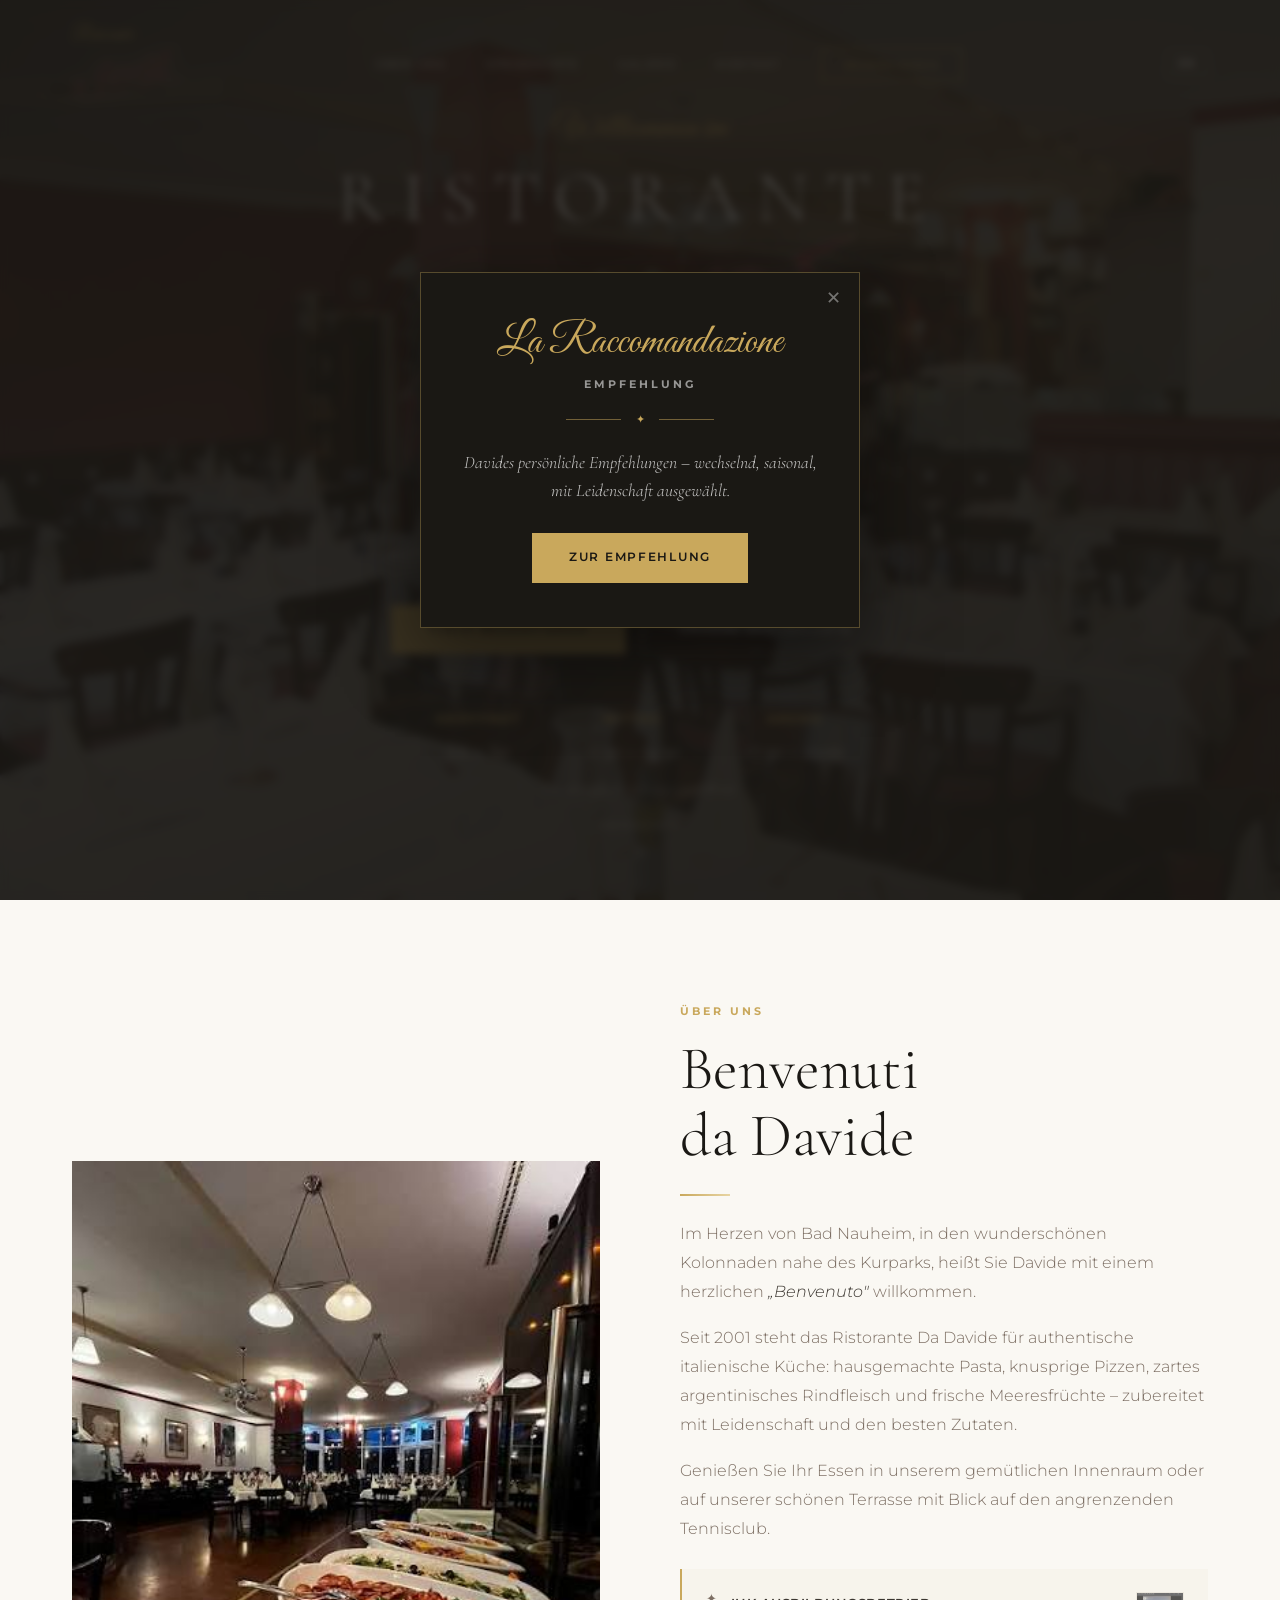
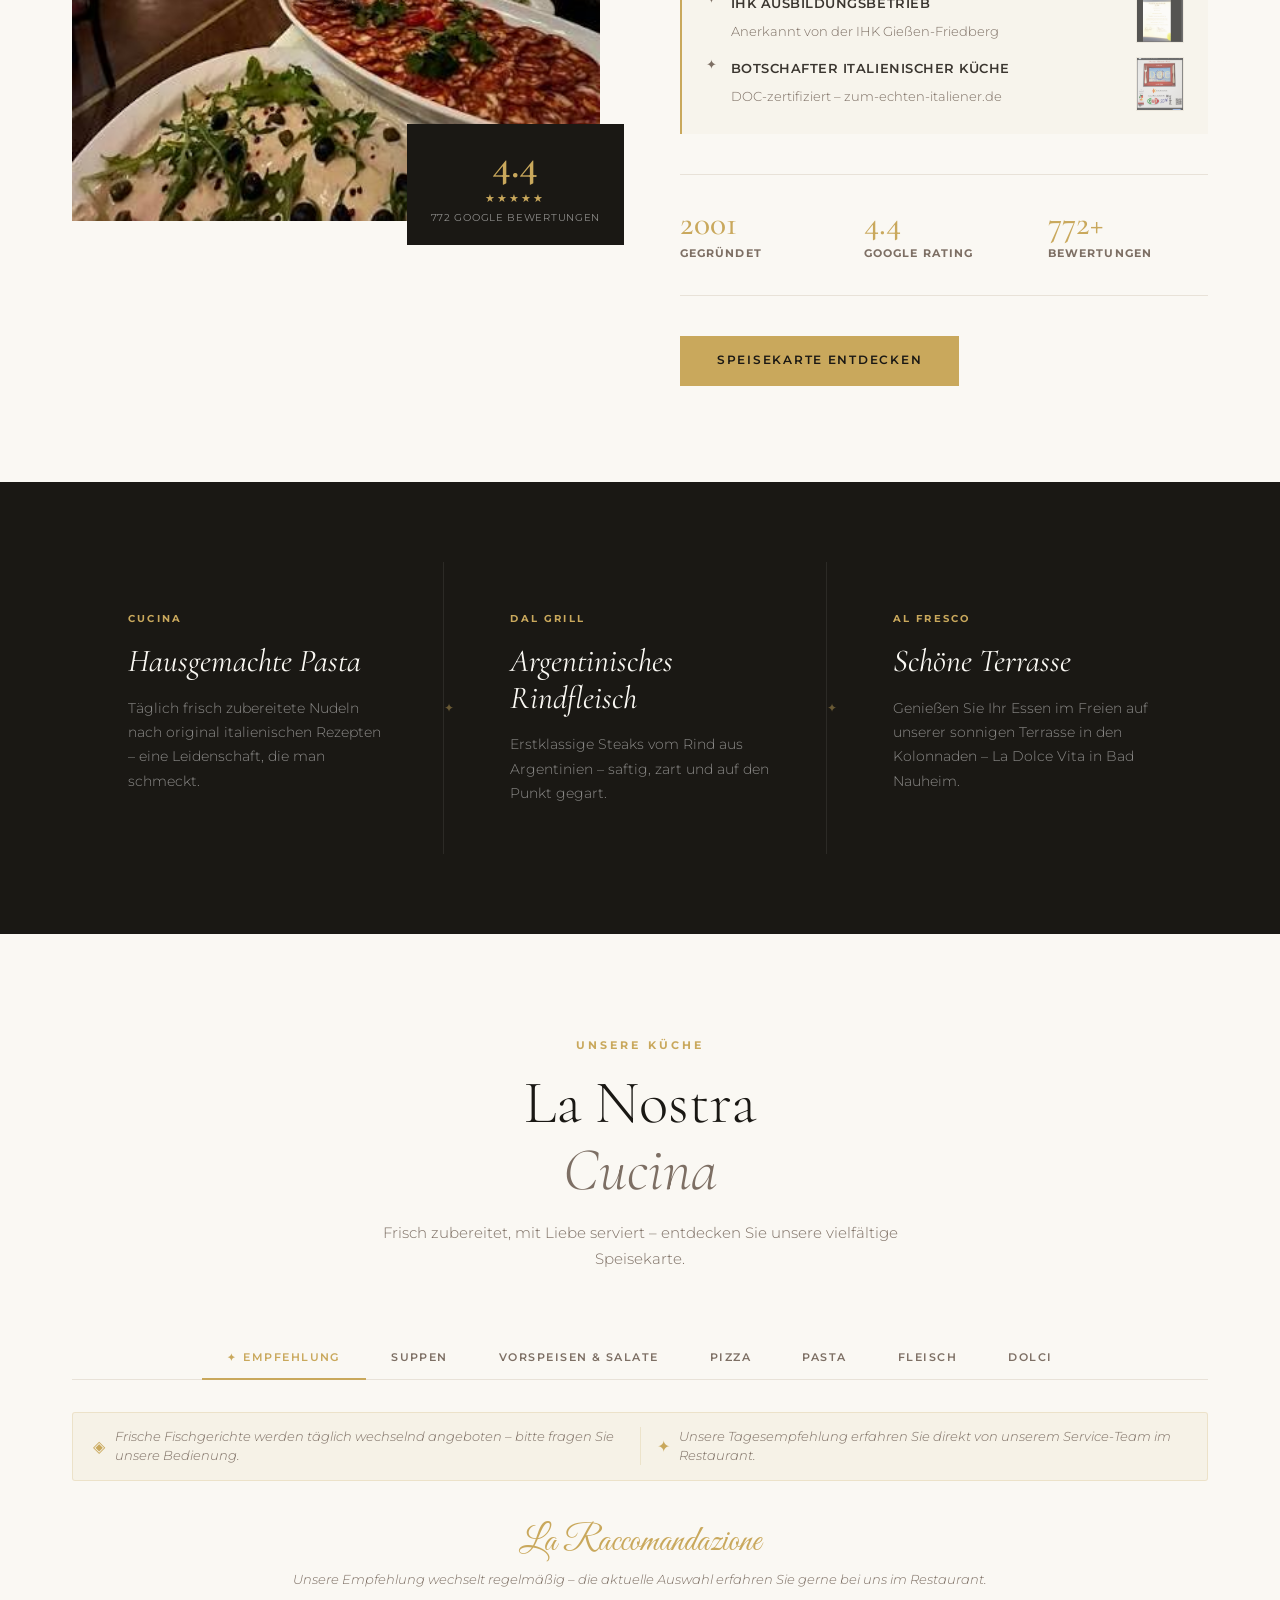
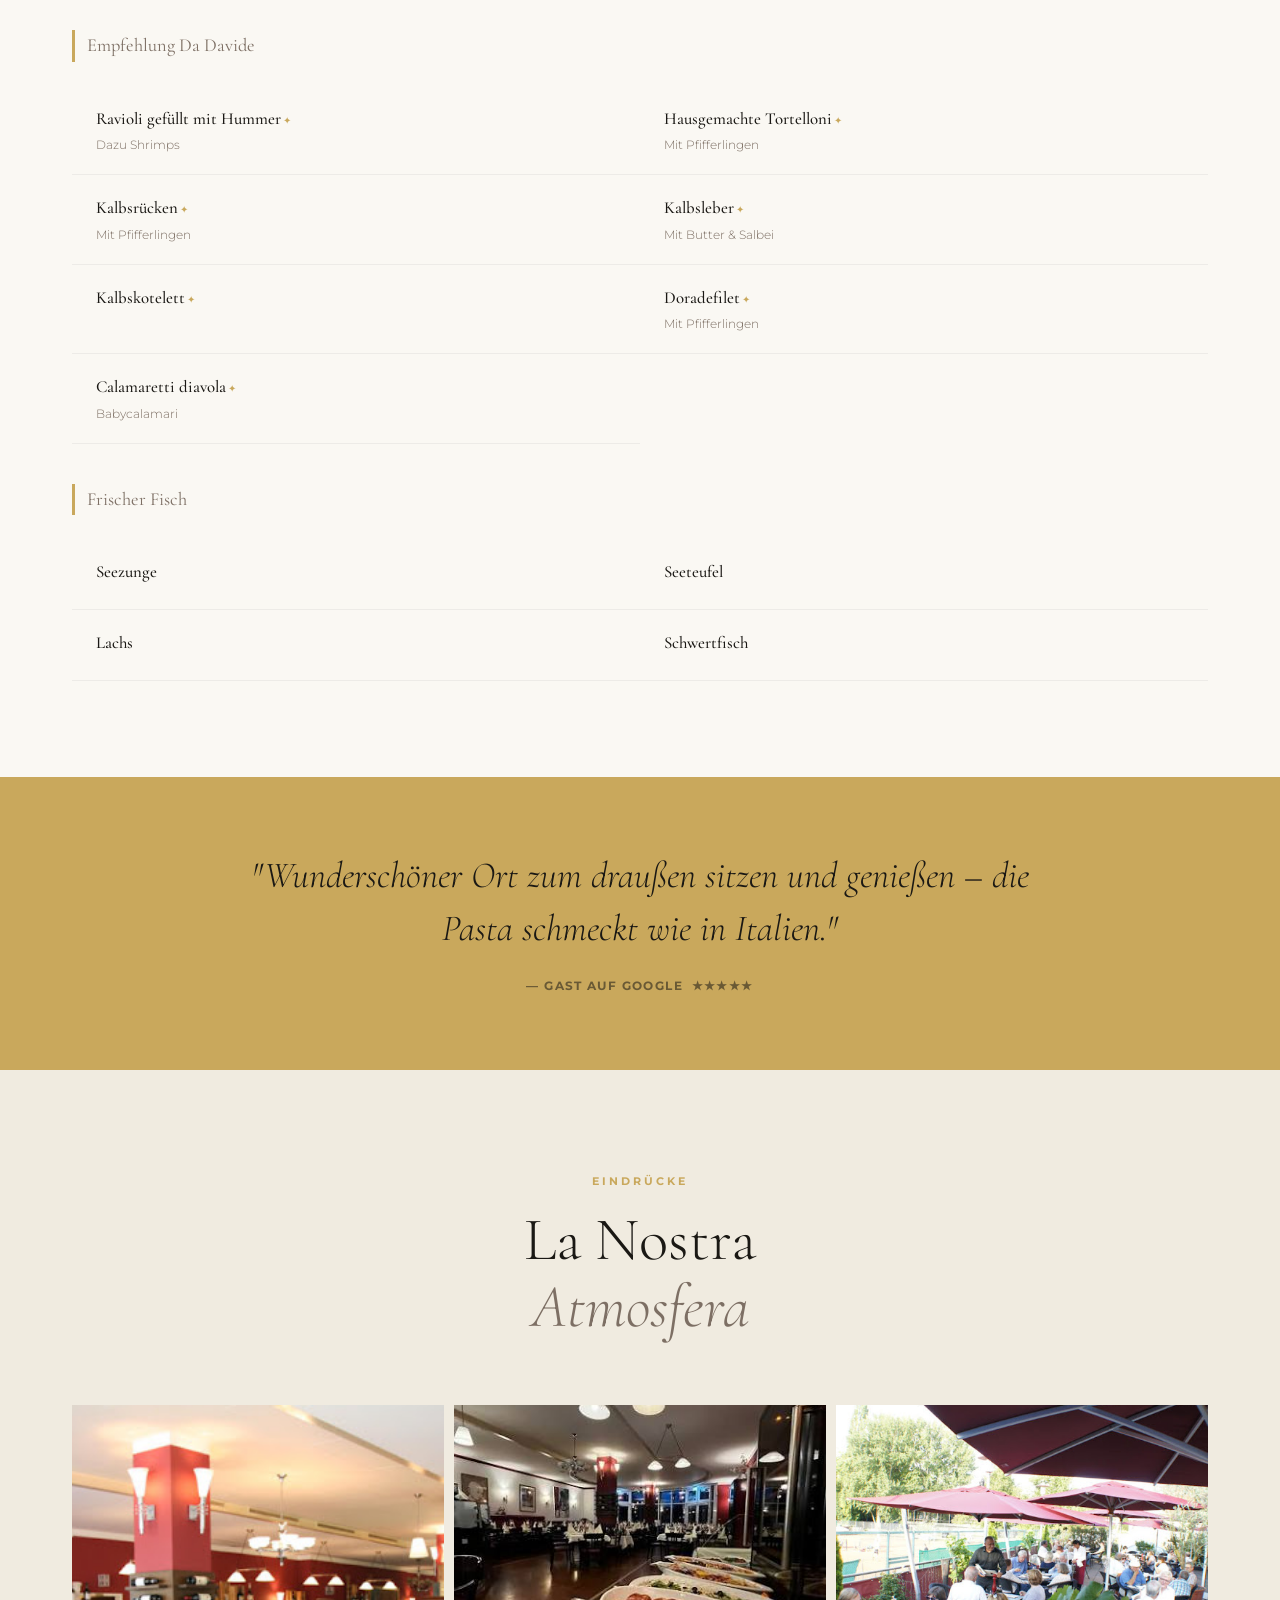
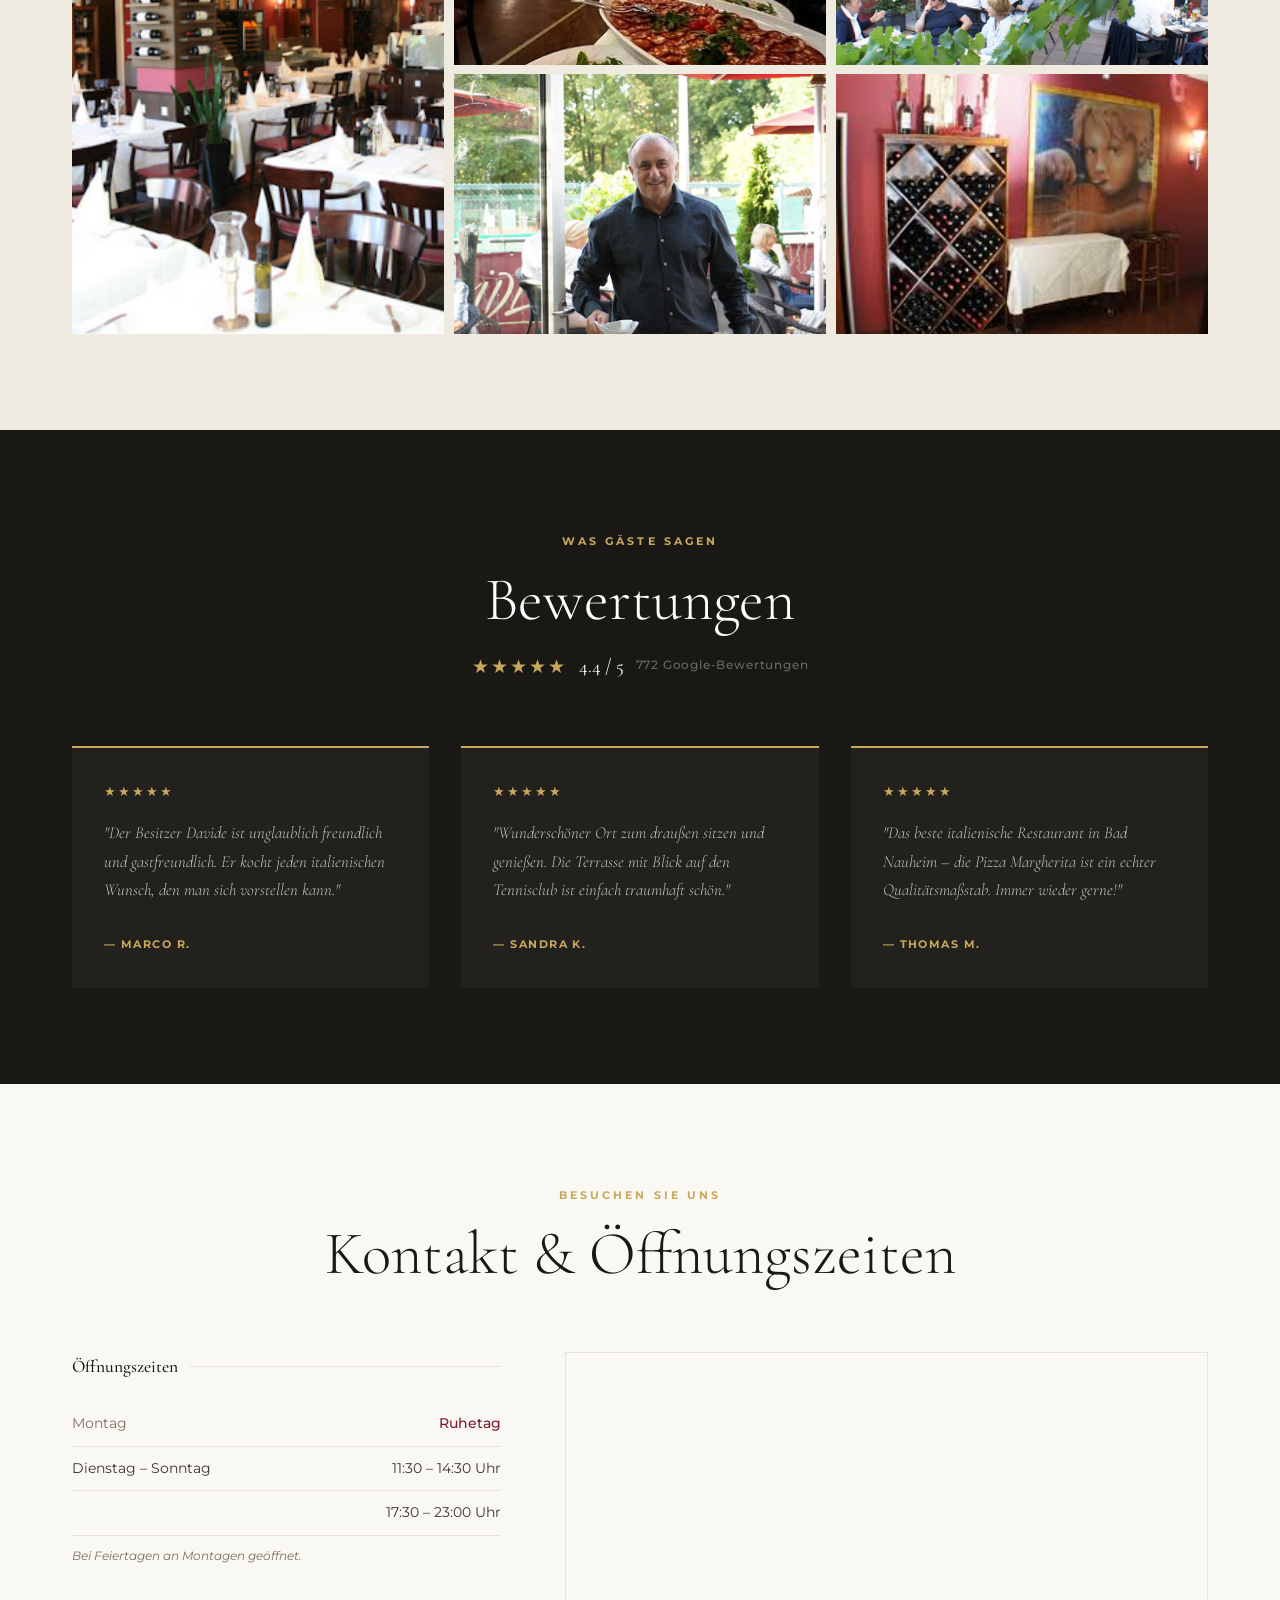
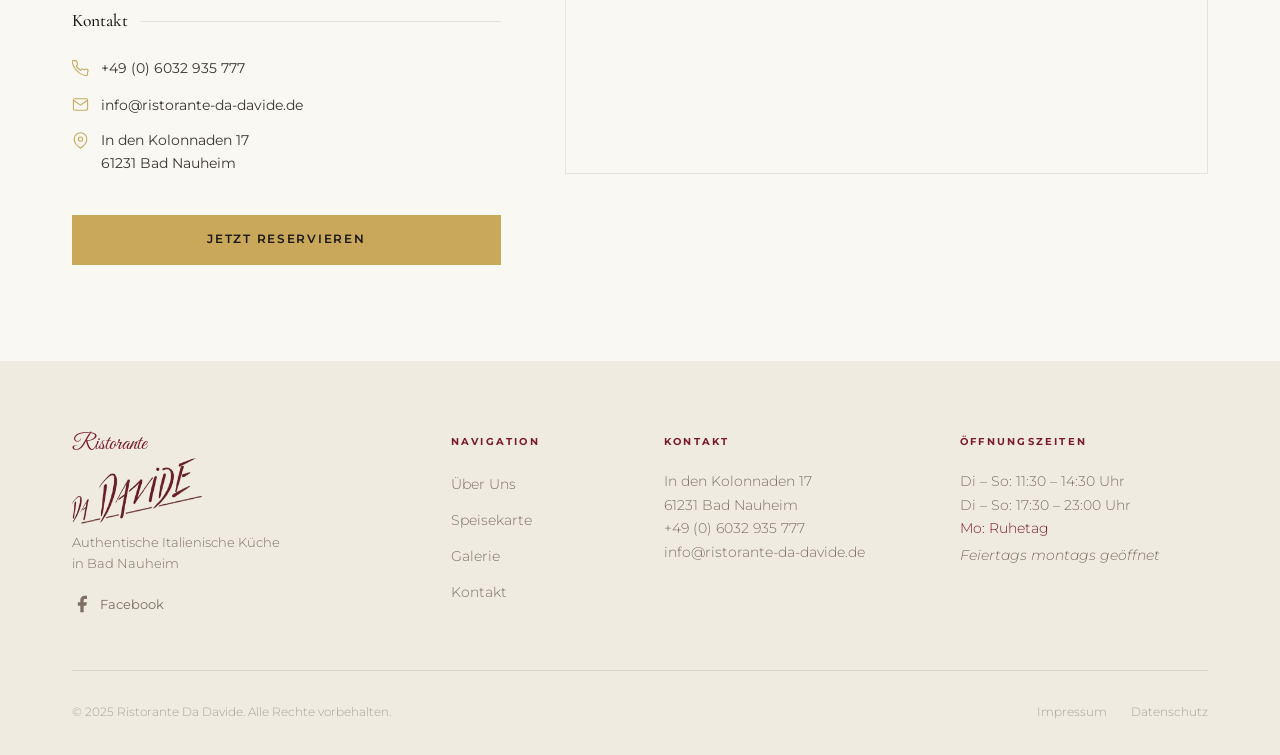
<file: index.html>
<!DOCTYPE html>
<html lang="de">
<head>
  <meta charset="UTF-8">
  <meta name="viewport" content="width=device-width, initial-scale=1.0">
  <meta name="description" content="Ristorante Da Davide in Bad Nauheim – Authentische italienische Küche mit hausgemachter Pasta, frischer Pizza und argentinischem Rindfleisch in den Kolonnaden.">
  <title>Ristorante Da Davide | Authentische Italienische Küche in Bad Nauheim</title>
  <link rel="preconnect" href="https://fonts.googleapis.com">
  <link rel="preconnect" href="https://fonts.gstatic.com" crossorigin>
  <link href="https://fonts.googleapis.com/css2?family=Cormorant+Garamond:ital,wght@0,300;0,400;0,500;0,600;1,300;1,400&family=Montserrat:wght@300;400;500;600;700&family=Great+Vibes&display=swap" rel="stylesheet">
  <link rel="stylesheet" href="css/style.css?v=20260927">
</head>
<body>

  <!-- NAV -->
  <nav class="nav" id="nav">
    <div class="nav__container">
      <a href="#home" class="nav__logo">
        <span class="nav__logo-script">Ristorante</span>
        <img src="img/logo-davide.png" srcset="img/logo-davide.png 1x, img/logo-davide@2x.png 2x" alt="Da Davide" class="nav__logo-img">
      </a>
      <ul class="nav__links">
        <li><a href="#about" data-i18n="nav.about">Über Uns</a></li>
        <li><a href="#menu" data-i18n="nav.menu">Speisekarte</a></li>
        <li><a href="#gallery" data-i18n="nav.gallery">Galerie</a></li>
        <li><a href="#contact" data-i18n="nav.contact">Kontakt</a></li>
        <li><a href="tel:+496032935777" class="nav__cta" data-i18n="nav.reserve">Reservieren</a></li>
      </ul>
      <button class="nav__lang" id="langToggle" aria-label="Sprache wechseln">EN</button>
      <button class="nav__burger" id="burger" aria-label="Menü öffnen">
        <span></span><span></span><span></span>
      </button>
    </div>
  </nav>

  <!-- MOBILE MENU -->
  <div class="mobile-menu" id="mobileMenu">
    <button class="mobile-menu__close" id="mobileClose" aria-label="Schließen">✕</button>
    <ul>
      <li><a href="#about" class="mobile-menu__link" data-i18n="nav.about">Über Uns</a></li>
      <li><a href="#menu" class="mobile-menu__link" data-i18n="nav.menu">Speisekarte</a></li>
      <li><a href="#gallery" class="mobile-menu__link" data-i18n="nav.gallery">Galerie</a></li>
      <li><a href="#contact" class="mobile-menu__link" data-i18n="nav.contact">Kontakt</a></li>
      <li><a href="tel:+496032935777" class="mobile-menu__link mobile-menu__link--cta" data-i18n="nav.reserve">Reservieren</a></li>
    </ul>
  </div>

  <!-- INTRO POPUP: LA RACCOMANDAZIONE -->
  <div class="reco-modal" id="recoModal" aria-hidden="true" role="dialog" aria-modal="true" aria-labelledby="recoModalTitle">
    <div class="reco-modal__backdrop" data-reco-close></div>
    <div class="reco-modal__card">
      <button class="reco-modal__close" data-reco-close aria-label="Schließen">✕</button>
      <span class="reco-modal__script" id="recoModalTitle">La Raccomandazione</span>
      <span class="reco-modal__label" data-i18n="reco.modalLabel">Empfehlung</span>
      <div class="reco-modal__divider">
        <span class="reco-modal__divider-line"></span>
        <span class="reco-modal__divider-icon">✦</span>
        <span class="reco-modal__divider-line"></span>
      </div>
      <p class="reco-modal__text" data-i18n="reco.modalText">Davides persönliche Empfehlungen – wechselnd, saisonal, mit Leidenschaft ausgewählt.</p>
      <a href="#menu" class="btn btn--primary reco-modal__cta" data-reco-cta data-i18n="reco.modalCta">Zur Empfehlung</a>
    </div>
  </div>

  <!-- HERO -->
  <section class="hero" id="home">
    <div class="hero__bg"></div>
    <div class="hero__overlay"></div>
    <div class="hero__content">
      <p class="hero__script" data-i18n="hero.welcome">Willkommen im</p>
      <h1 class="hero__title">
        <span class="hero__title-ristorante">Ristorante</span>
        <img src="img/logo-davide.png" srcset="img/logo-davide.png 1x, img/logo-davide@2x.png 2x" alt="Da Davide" class="hero__logo-img">
      </h1>
      <div class="hero__divider">
        <span class="hero__divider-line"></span>
        <span class="hero__divider-icon">✦</span>
        <span class="hero__divider-line"></span>
      </div>
      <p class="hero__tagline" data-i18n="hero.tagline">Authentische Italienische Küche in Bad Nauheim</p>
      <div class="hero__actions">
        <a href="tel:+496032935777" class="btn btn--primary" data-i18n="hero.reserve">Tisch Reservieren</a>
        <a href="#menu" class="btn btn--outline" data-i18n="hero.ourmenu">Unsere Speisekarte</a>
      </div>
      <div class="hero__info">
        <div class="hero__info-item">
          <span class="hero__info-label" data-i18n="hero.open">Geöffnet</span>
          <span class="hero__info-value">Di – So</span>
        </div>
        <div class="hero__info-sep"></div>
        <div class="hero__info-item">
          <span class="hero__info-label" data-i18n="hero.lunch">Mittag</span>
          <span class="hero__info-value">11:30 – 14:30</span>
        </div>
        <div class="hero__info-sep"></div>
        <div class="hero__info-item">
          <span class="hero__info-label" data-i18n="hero.dinner">Abend</span>
          <span class="hero__info-value">17:30 – 23:00</span>
        </div>
      </div>
      <p class="hero__holiday-note" data-i18n="hero.holiday">Feiertags montags geöffnet</p>
    </div>
    <a href="#about" class="hero__scroll">
      <span data-i18n="hero.discover">Entdecken</span>
      <svg width="20" height="20" viewBox="0 0 24 24" fill="none"><path d="M12 5v14M5 12l7 7 7-7" stroke="currentColor" stroke-width="1.5" stroke-linecap="round" stroke-linejoin="round"/></svg>
    </a>
  </section>

  <!-- ABOUT -->
  <section class="about section" id="about">
    <div class="container">
      <div class="about__grid">
        <div class="about__image reveal">
          <div class="about__image-frame">
            <img src="img/gallery-buffet.jpg" alt="Antipasti Buffet – Ristorante Da Davide" loading="lazy">
          </div>
          <div class="about__badge">
            <span class="about__badge-rating">4.4</span>
            <span class="about__badge-stars">★★★★★</span>
            <span class="about__badge-text">772 Google Bewertungen</span>
          </div>
        </div>
        <div class="about__content reveal">
          <p class="section__label" data-i18n="about.label">Über Uns</p>
          <h2 class="section__title">Benvenuti<br>da Davide</h2>
          <div class="about__divider"></div>
          <p class="about__text" data-i18n-html="about.text1">Im Herzen von Bad Nauheim, in den wunderschönen Kolonnaden nahe des Kurparks, heißt Sie Davide mit einem herzlichen <em>„Benvenuto"</em> willkommen.</p>
          <p class="about__text" data-i18n="about.text2">Seit 2001 steht das Ristorante Da Davide für authentische italienische Küche: hausgemachte Pasta, knusprige Pizzen, zartes argentinisches Rindfleisch und frische Meeresfrüchte – zubereitet mit Leidenschaft und den besten Zutaten.</p>
          <p class="about__text" data-i18n="about.text3">Genießen Sie Ihr Essen in unserem gemütlichen Innenraum oder auf unserer schönen Terrasse mit Blick auf den angrenzenden Tennisclub.</p>
          <div class="about__awards">
            <div class="about__award">
              <span class="about__award-glyph">✦</span>
              <div>
                <strong>IHK Ausbildungsbetrieb</strong>
                <span data-i18n="about.ihk">Anerkannt von der IHK Gießen-Friedberg</span>
              </div>
              <img src="img/zertifikat-ihk.jpg" alt="IHK Zertifikat" loading="lazy" class="about__award-cert">
            </div>
            <div class="about__award">
              <span class="about__award-glyph">✦</span>
              <div>
                <strong>Botschafter Italienischer Küche</strong>
                <span data-i18n="about.doc">DOC-zertifiziert – zum-echten-italiener.de</span>
              </div>
              <img src="img/zertifikat-doc.jpg" alt="DOC Zertifikat" loading="lazy" class="about__award-cert">
            </div>
          </div>
          <div class="about__stats">
            <div class="about__stat">
              <span class="about__stat-num">2001</span>
              <span class="about__stat-label">Gegründet</span>
            </div>
            <div class="about__stat">
              <span class="about__stat-num">4.4</span>
              <span class="about__stat-label">Google Rating</span>
            </div>
            <div class="about__stat">
              <span class="about__stat-num">772+</span>
              <span class="about__stat-label">Bewertungen</span>
            </div>
          </div>
          <a href="#menu" class="btn btn--gold" data-i18n="about.cta">Speisekarte entdecken</a>
        </div>
      </div>
    </div>
  </section>

  <!-- FEATURES -->
  <section class="features">
    <div class="container">
      <div class="features__grid">
        <div class="feature reveal">
          <span class="feature__label">Cucina</span>
          <h3 class="feature__title" data-i18n="feat1.title">Hausgemachte Pasta</h3>
          <p class="feature__text" data-i18n="feat1.text">Täglich frisch zubereitete Nudeln nach original italienischen Rezepten – eine Leidenschaft, die man schmeckt.</p>
        </div>
        <span class="feature__sep" aria-hidden="true">✦</span>
        <div class="feature reveal">
          <span class="feature__label">Dal Grill</span>
          <h3 class="feature__title" data-i18n="feat2.title">Argentinisches Rindfleisch</h3>
          <p class="feature__text" data-i18n="feat2.text">Erstklassige Steaks vom Rind aus Argentinien – saftig, zart und auf den Punkt gegart.</p>
        </div>
        <span class="feature__sep" aria-hidden="true">✦</span>
        <div class="feature reveal">
          <span class="feature__label">Al Fresco</span>
          <h3 class="feature__title" data-i18n="feat3.title">Schöne Terrasse</h3>
          <p class="feature__text" data-i18n="feat3.text">Genießen Sie Ihr Essen im Freien auf unserer sonnigen Terrasse in den Kolonnaden – La Dolce Vita in Bad Nauheim.</p>
        </div>
      </div>
    </div>
  </section>

  <!-- MENU -->
  <section class="menu-section section" id="menu">
    <div class="container">
      <div class="section__header reveal">
        <p class="section__label" data-i18n="menu.label">Unsere Küche</p>
        <h2 class="section__title">La Nostra<br><em>Cucina</em></h2>
        <p class="section__subtitle" data-i18n="menu.subtitle">Frisch zubereitet, mit Liebe serviert – entdecken Sie unsere vielfältige Speisekarte.</p>
      </div>
      <div class="menu__tabs" role="tablist">
        <button class="menu__tab menu__tab--reco active" data-tab="empfehlung" data-i18n="tab.empfehlung">Empfehlung</button>
        <button class="menu__tab" data-tab="suppen" data-i18n="tab.suppen">Suppen</button>
        <button class="menu__tab" data-tab="vorspeisen" data-i18n="tab.vorspeisen">Vorspeisen & Salate</button>
        <button class="menu__tab" data-tab="pizza">Pizza</button>
        <button class="menu__tab" data-tab="pasta">Pasta</button>
        <button class="menu__tab" data-tab="fleisch" data-i18n="tab.fleisch">Fleisch</button>
        <button class="menu__tab" data-tab="dessert" data-i18n="tab.dessert">Dolci</button>
      </div>

      <div class="menu__fish-note">
        <div class="menu__fish-note-item">
          <span class="menu__fish-note-icon">◈</span>
          <p data-en="Fresh fish dishes are offered daily on a rotating basis – please ask our staff.">Frische Fischgerichte werden täglich wechselnd angeboten – bitte fragen Sie unsere Bedienung.</p>
        </div>
        <div class="menu__fish-note-item">
          <span class="menu__fish-note-icon">✦</span>
          <p data-en="Ask our service team in the restaurant for today's recommendation.">Unsere Tagesempfehlung erfahren Sie direkt von unserem Service-Team im Restaurant.</p>
        </div>
      </div>

      <!-- EMPFEHLUNG / LA RACCOMANDAZIONE -->
      <div class="menu__panel active" data-panel="empfehlung">
        <div class="menu__reco-header">
          <span class="menu__reco-script">La Raccomandazione</span>
          <p class="menu__reco-note" data-i18n="reco.note">Unsere Empfehlung wechselt regelmäßig – die aktuelle Auswahl erfahren Sie gerne bei uns im Restaurant.</p>
        </div>
        <p class="menu__section-label" data-i18n="reco.chef">Empfehlung Da Davide</p>
        <div class="menu__grid">
          <div class="menu__item menu__item--special"><div class="menu__item-info"><h4 class="menu__item-name" data-en="Ravioli filled with lobster">Ravioli gefüllt mit Hummer</h4><p class="menu__item-desc" data-en="With shrimps">Dazu Shrimps</p></div></div>
          <div class="menu__item menu__item--special"><div class="menu__item-info"><h4 class="menu__item-name" data-en="Homemade tortelloni">Hausgemachte Tortelloni</h4><p class="menu__item-desc" data-en="With chanterelles">Mit Pfifferlingen</p></div></div>
          <div class="menu__item menu__item--special"><div class="menu__item-info"><h4 class="menu__item-name" data-en="Veal loin">Kalbsrücken</h4><p class="menu__item-desc" data-en="With chanterelles">Mit Pfifferlingen</p></div></div>
          <div class="menu__item menu__item--special"><div class="menu__item-info"><h4 class="menu__item-name" data-en="Veal liver">Kalbsleber</h4><p class="menu__item-desc" data-en="With butter & sage">Mit Butter & Salbei</p></div></div>
          <div class="menu__item menu__item--special"><div class="menu__item-info"><h4 class="menu__item-name" data-en="Veal cutlet">Kalbskotelett</h4></div></div>
          <div class="menu__item menu__item--special"><div class="menu__item-info"><h4 class="menu__item-name" data-en="Sea bream fillet">Doradefilet</h4><p class="menu__item-desc" data-en="With chanterelles">Mit Pfifferlingen</p></div></div>
          <div class="menu__item menu__item--special"><div class="menu__item-info"><h4 class="menu__item-name">Calamaretti diavola</h4><p class="menu__item-desc" data-en="Baby calamari">Babycalamari</p></div></div>
        </div>
        <p class="menu__section-label" data-i18n="reco.fish" style="margin-top:2.5rem">Frischer Fisch</p>
        <div class="menu__grid">
          <div class="menu__item"><div class="menu__item-info"><h4 class="menu__item-name" data-en="Sole">Seezunge</h4></div></div>
          <div class="menu__item"><div class="menu__item-info"><h4 class="menu__item-name" data-en="Monkfish">Seeteufel</h4></div></div>
          <div class="menu__item"><div class="menu__item-info"><h4 class="menu__item-name" data-en="Salmon">Lachs</h4></div></div>
          <div class="menu__item"><div class="menu__item-info"><h4 class="menu__item-name" data-en="Swordfish">Schwertfisch</h4></div></div>
        </div>
      </div>

      <!-- SUPPEN -->
      <div class="menu__panel" data-panel="suppen">
        <div class="menu__grid">
          <div class="menu__item"><div class="menu__item-info"><h4 class="menu__item-name">Minestrone</h4><p class="menu__item-desc" data-en="Vegetable soup">Gemüsesuppe</p></div><span class="menu__item-price">8,50 €</span></div>
          <div class="menu__item"><div class="menu__item-info"><h4 class="menu__item-name">Tortellini in Brodo</h4><p class="menu__item-desc" data-en="Meat broth with filled pasta">Fleischbrühe mit gefüllten Nudeln</p></div><span class="menu__item-price">7,50 €</span></div>
          <div class="menu__item"><div class="menu__item-info"><h4 class="menu__item-name">Zuppa di Pomodoro</h4><p class="menu__item-desc" data-en="Tomato soup">Tomatensuppe</p></div><span class="menu__item-price">7,50 €</span></div>
          <div class="menu__item"><div class="menu__item-info"><h4 class="menu__item-name">Stracciatella</h4><p class="menu__item-desc" data-en="Meat broth with egg">Fleischbrühe mit Ei</p></div><span class="menu__item-price">7,50 €</span></div>
        </div>
      </div>

      <!-- VORSPEISEN -->
      <div class="menu__panel" data-panel="vorspeisen">
        <div class="menu__grid">
          <div class="menu__item"><div class="menu__item-info"><h4 class="menu__item-name">Vitello Tonnato</h4><p class="menu__item-desc" data-en="Veal in tuna sauce">Kalbfleisch in Thunfischcreme</p></div><span class="menu__item-price">16,50 €</span></div>
          <div class="menu__item"><div class="menu__item-info"><h4 class="menu__item-name">Mozzarella Caprese</h4><p class="menu__item-desc" data-en="With tomatoes and basil">Mit Tomaten und Basilikum</p></div><span class="menu__item-price">14,50 €</span></div>
          <div class="menu__item"><div class="menu__item-info"><h4 class="menu__item-name">Filetto Carpaccio</h4><p class="menu__item-desc" data-en="Raw beef fillet thinly sliced and garnished">Rohes Rinderfilet in dünne Scheiben geschnitten und garniert</p></div><span class="menu__item-price">16,50 €</span></div>
          <div class="menu__item"><div class="menu__item-info"><h4 class="menu__item-name" data-en="Lamb's lettuce with parmesan and pine nuts">Feldsalat mit Parmesan und Pinienkerne</h4></div><span class="menu__item-price">12,50 €</span></div>
          <div class="menu__item"><div class="menu__item-info"><h4 class="menu__item-name">Insalata di Pomodoro</h4><p class="menu__item-desc" data-en="Tomato salad with onions and basil">Tomatensalat mit Zwiebeln und Basilikum</p></div><span class="menu__item-price">7,50 €</span></div>
          <div class="menu__item"><div class="menu__item-info"><h4 class="menu__item-name">Insalata Mista</h4><p class="menu__item-desc" data-en="Mixed salad">Gemischter Salat</p></div><span class="menu__item-price">7,50 €</span></div>
          <div class="menu__item"><div class="menu__item-info"><h4 class="menu__item-name">Insalata Mista con Pollo</h4><p class="menu__item-desc" data-en="With chicken breast strips">Mit Hähnchenbruststreifen</p></div><span class="menu__item-price">19,50 €</span></div>
          <div class="menu__item"><div class="menu__item-info"><h4 class="menu__item-name">Insalata Italia</h4><p class="menu__item-desc" data-en="Italian salad">Italienischer Salat</p></div><span class="menu__item-price">13,50 €</span></div>
          <div class="menu__item"><div class="menu__item-info"><h4 class="menu__item-name">Insalata Capricciosa</h4><p class="menu__item-desc" data-en="Mixed salad with ham, cheese strips, egg, shrimps, tuna and crab meat">Gemischter Salat mit Schinken, Käsestreifen, Ei, Shrimps, Thunfisch und Krebsfleisch</p></div><span class="menu__item-price">19,50 €</span></div>
          <div class="menu__item"><div class="menu__item-info"><h4 class="menu__item-name">Insalata Pacifico</h4><p class="menu__item-desc" data-en="Mixed salad with shrimps and crab meat">Gemischter Salat mit Shrimps und Krebsfleisch</p></div><span class="menu__item-price">14,50 €</span></div>
          <div class="menu__item"><div class="menu__item-info"><h4 class="menu__item-name" data-en="Rocket salad with parmesan">Rucolasalat mit Parmesan</h4></div><span class="menu__item-price">12,50 €</span></div>
        </div>
      </div>

      <!-- PIZZA -->
      <div class="menu__panel" data-panel="pizza">
        <div class="menu__grid">
          <div class="menu__item"><div class="menu__item-info"><h4 class="menu__item-name" data-en="Pizza with tomato and cheese">Pizza mit Tomaten und Käse</h4></div><span class="menu__item-price">7,50 €</span></div>
          <div class="menu__item"><div class="menu__item-info"><h4 class="menu__item-name" data-en="Pizza with anchovies">Pizza mit Sardellen</h4></div><span class="menu__item-price">11,50 €</span></div>
          <div class="menu__item"><div class="menu__item-info"><h4 class="menu__item-name" data-en="Pizza with salami">Pizza mit Salami</h4></div><span class="menu__item-price">11,50 €</span></div>
          <div class="menu__item"><div class="menu__item-info"><h4 class="menu__item-name" data-en="Pizza with mushrooms">Pizza mit Pilzen</h4></div><span class="menu__item-price">11,50 €</span></div>
          <div class="menu__item"><div class="menu__item-info"><h4 class="menu__item-name" data-en="Pizza with pepperoni">Pizza mit Peperoni</h4><p class="menu__item-desc" data-en="Pepperoni sausage">Peperoniwurst</p></div><span class="menu__item-price">11,50 €</span></div>
          <div class="menu__item"><div class="menu__item-info"><h4 class="menu__item-name" data-en="Pizza with mushrooms and peppers">Pizza mit Pilzen und Paprika</h4></div><span class="menu__item-price">12,50 €</span></div>
          <div class="menu__item"><div class="menu__item-info"><h4 class="menu__item-name" data-en="Pizza with ham">Pizza mit Schinken</h4></div><span class="menu__item-price">11,50 €</span></div>
          <div class="menu__item"><div class="menu__item-info"><h4 class="menu__item-name" data-en="Pizza with salami and mushrooms">Pizza mit Salami und Pilzen</h4></div><span class="menu__item-price">12,50 €</span></div>
          <div class="menu__item"><div class="menu__item-info"><h4 class="menu__item-name" data-en="Pizza with ham and mushrooms">Pizza mit Schinken und Pilzen</h4></div><span class="menu__item-price">12,50 €</span></div>
          <div class="menu__item"><div class="menu__item-info"><h4 class="menu__item-name">Pizza Quattro Stagioni</h4><p class="menu__item-desc" data-en="With salami, ham, peppers and mushrooms">Mit Salami, Schinken, Paprika und Pilzen</p></div><span class="menu__item-price">13,50 €</span></div>
          <div class="menu__item"><div class="menu__item-info"><h4 class="menu__item-name">Pizza Gamberetti</h4><p class="menu__item-desc" data-en="With fresh shrimps">Mit frischen Shrimps</p></div><span class="menu__item-price">13,50 €</span></div>
          <div class="menu__item"><div class="menu__item-info"><h4 class="menu__item-name">Pizza Taormina</h4><p class="menu__item-desc" data-en="With mushrooms, ham, salami and artichokes">Mit Pilzen, Schinken, Salami und Artischocken</p></div><span class="menu__item-price">13,50 €</span></div>
          <div class="menu__item"><div class="menu__item-info"><h4 class="menu__item-name" data-en="Pizza with fresh zucchini and mozzarella">Pizza mit frischer Zucchini und Mozzarella</h4></div><span class="menu__item-price">13,50 €</span></div>
          <div class="menu__item"><div class="menu__item-info"><h4 class="menu__item-name">Pizza Rucola</h4><p class="menu__item-desc" data-en="With parmesan and parma ham">Mit Parmesan und Parmaschinken</p></div><span class="menu__item-price">14,50 €</span></div>
          <div class="menu__item"><div class="menu__item-info"><h4 class="menu__item-name" data-en="Pizza broccoli and gorgonzola">Pizza Broccoli und Gorgonzola</h4></div><span class="menu__item-price">13,50 €</span></div>
          <div class="menu__item"><div class="menu__item-info"><h4 class="menu__item-name">Pizza Pescatore</h4><p class="menu__item-desc" data-en="With seafood">Mit Meeresfrüchten</p></div><span class="menu__item-price">14,50 €</span></div>
          <div class="menu__item"><div class="menu__item-info"><h4 class="menu__item-name">Pizza Vegetariana</h4><p class="menu__item-desc" data-en="With mixed vegetables">Mit gemischtem Gemüse</p></div><span class="menu__item-price">13,00 €</span></div>
          <div class="menu__item"><div class="menu__item-info"><h4 class="menu__item-name">Pizza Italiana</h4><p class="menu__item-desc" data-en="With fresh tomatoes, mozzarella and basil">Mit frischen Tomaten, Mozzarella und Basilikum</p></div><span class="menu__item-price">13,00 €</span></div>
          <div class="menu__item"><div class="menu__item-info"><h4 class="menu__item-name">Pizza Speciale</h4><p class="menu__item-desc" data-en="With artichokes, salami, ham, peppers, mushrooms and egg">Mit Artischocken, Salami, Schinken, Paprika, Pilzen und Ei</p></div><span class="menu__item-price">13,00 €</span></div>
          <div class="menu__item"><div class="menu__item-info"><h4 class="menu__item-name">Pizza Popeye</h4><p class="menu__item-desc" data-en="With salami, ham, pepperoni sausage, spinach, garlic and mozzarella">Mit Salami, Schinken, Peperoniwurst, Spinat, Knoblauch und Mozzarella</p></div><span class="menu__item-price">14,00 €</span></div>
          <div class="menu__item"><div class="menu__item-info"><h4 class="menu__item-name">Pizza Calzone</h4><p class="menu__item-desc" data-en="Folded pizza dough filled with spinach, ham, garlic and anchovies">Pizzateig gefüllt mit Spinat, Schinken, Knoblauch und Sardellen</p></div><span class="menu__item-price">13,00 €</span></div>
          <div class="menu__item"><div class="menu__item-info"><h4 class="menu__item-name">Pizza Hawaii</h4><p class="menu__item-desc" data-en="With ham and pineapple">Mit Schinken und Ananas</p></div><span class="menu__item-price">12,50 €</span></div>
          <div class="menu__item"><div class="menu__item-info"><h4 class="menu__item-name">Pizza Tonno</h4><p class="menu__item-desc" data-en="With tuna">Mit Thunfisch</p></div><span class="menu__item-price">12,50 €</span></div>
          <div class="menu__item"><div class="menu__item-info"><h4 class="menu__item-name">Pizza Melanzana</h4><p class="menu__item-desc" data-en="With aubergines, gorgonzola and mozzarella">Mit Auberginen, Gorgonzola und Mozzarella</p></div><span class="menu__item-price">14,00 €</span></div>
        </div>
      </div>

      <!-- PASTA -->
      <div class="menu__panel" data-panel="pasta">
        <div class="menu__grid">
          <div class="menu__item"><div class="menu__item-info"><h4 class="menu__item-name">Spaghetti Napoli</h4><p class="menu__item-desc" data-en="Spaghetti with tomato sauce">Spaghetti mit Tomatensauce</p></div><span class="menu__item-price">9,50 €</span></div>
          <div class="menu__item"><div class="menu__item-info"><h4 class="menu__item-name">Lasagne</h4><p class="menu__item-desc" data-en="Baked pasta with meat sauce">Gebackene Nudeln mit Fleischsauce</p></div><span class="menu__item-price">13,50 €</span></div>
          <div class="menu__item menu__item--special"><div class="menu__item-info"><h4 class="menu__item-name">Paccheri Mafioso</h4><p class="menu__item-desc" data-en="Homemade pasta with fillet tips (spicy)">Hausgemachte Nudeln mit Filetspitzen (pikant)</p></div><span class="menu__item-price">19,50 €</span></div>
          <div class="menu__item menu__item--special"><div class="menu__item-info"><h4 class="menu__item-name">Tagliatelle al Salmone</h4><p class="menu__item-desc" data-en="Ribbon pasta with fresh salmon">Bandnudeln mit frischem Lachs</p></div><span class="menu__item-price">19,50 €</span></div>
          <div class="menu__item menu__item--special"><div class="menu__item-info"><h4 class="menu__item-name">Fettuccine alla Carletto</h4><p class="menu__item-desc" data-en="With scampi in tomato sauce (mildly spicy)">Mit Scampi in Tomatensauce (leicht pikant)</p></div><span class="menu__item-price">19,50 €</span></div>
          <div class="menu__item menu__item--special"><div class="menu__item-info"><h4 class="menu__item-name" data-en="Homemade Tagliolini">Hausgemachte Tagliolini</h4><p class="menu__item-desc" data-en="In a parmesan wheel with truffle">Im Parmesankäseleib mit Trüffel</p></div><span class="menu__item-price">21,50 €</span></div>
        </div>
      </div>

      <!-- FLEISCH -->
      <div class="menu__panel" data-panel="fleisch">
        <p class="menu__section-label" data-en="Argentine Beef">Vom Rind aus Argentinien</p>
        <div class="menu__grid">
          <div class="menu__item"><div class="menu__item-info"><h4 class="menu__item-name">Tagliata di Manzo</h4><p class="menu__item-desc" data-en="Sliced rump steak with rocket and parmesan">Rumpsteak geschnitten mit Rucola und Parmesan</p></div><span class="menu__item-price">33,50 €</span></div>
          <div class="menu__item"><div class="menu__item-info"><h4 class="menu__item-name">Bistecca Natura</h4><p class="menu__item-desc" data-en="Plain rump steak">Rumpsteak Natur</p></div><span class="menu__item-price">29,50 €</span></div>
          <div class="menu__item"><div class="menu__item-info"><h4 class="menu__item-name">Bistecca alla Cipolle</h4><p class="menu__item-desc" data-en="Rump steak with onions">Rumpsteak mit Zwiebeln</p></div><span class="menu__item-price">33,50 €</span></div>
          <div class="menu__item"><div class="menu__item-info"><h4 class="menu__item-name">Bistecca alla Pizzaiola</h4><p class="menu__item-desc" data-en="Rump steak with tomato sauce, olives, capers and garlic">Rumpsteak mit Tomatensauce, Oliven, Kapern und Knoblauch</p></div><span class="menu__item-price">33,50 €</span></div>
          <div class="menu__item menu__item--special"><div class="menu__item-info"><h4 class="menu__item-name">Filetto Natura</h4><p class="menu__item-desc" data-en="Grilled plain fillet steak">Filetsteak Natur gegrillt</p></div><span class="menu__item-price">34,50 €</span></div>
          <div class="menu__item menu__item--special"><div class="menu__item-info"><h4 class="menu__item-name">Filetto alla Gorgonzola</h4><p class="menu__item-desc" data-en="Fillet steak with gorgonzola cream sauce">Filetsteak mit Gorgonzola-Sahne-Sauce</p></div><span class="menu__item-price">39,50 €</span></div>
          <div class="menu__item menu__item--special"><div class="menu__item-info"><h4 class="menu__item-name">Filetto al Pepeverde</h4><p class="menu__item-desc" data-en="Fillet steak with green pepper sauce">Filetsteak mit grüner Pfeffersauce</p></div><span class="menu__item-price">39,50 €</span></div>
        </div>
        <p class="menu__section-label" data-en="Veal" style="margin-top:2.5rem">Vom Kalb</p>
        <div class="menu__grid">
          <div class="menu__item"><div class="menu__item-info"><h4 class="menu__item-name">Scaloppina al Limone</h4><p class="menu__item-desc" data-en="Veal medallions in lemon sauce">Fleischmedaillons in Zitronensauce</p></div><span class="menu__item-price">27,50 €</span></div>
          <div class="menu__item"><div class="menu__item-info"><h4 class="menu__item-name">Paillard di Vitello alla Griglia</h4><p class="menu__item-desc" data-en="Thin grilled veal steak">Dünnes Kalbsteak gegrillt</p></div><span class="menu__item-price">27,50 €</span></div>
          <div class="menu__item"><div class="menu__item-info"><h4 class="menu__item-name">Saltinbocca alla Romana</h4><p class="menu__item-desc" data-en="Veal medallions with sage and ham in white wine sauce">Fleischmedaillons mit Salbei und Schinken in Weißweinsauce</p></div><span class="menu__item-price">29,50 €</span></div>
          <div class="menu__item"><div class="menu__item-info"><h4 class="menu__item-name">Piccata alla Pizzaeola</h4><p class="menu__item-desc" data-en="Veal medallions with tomato sauce, olives, capers and garlic">Kalbsmedaillons mit Tomatensauce, Oliven, Kapern und Knoblauch</p></div><span class="menu__item-price">29,50 €</span></div>
        </div>
      </div>

      <!-- DESSERT -->
      <div class="menu__panel" data-panel="dessert">
        <div class="menu__grid">
          <div class="menu__item"><div class="menu__item-info"><h4 class="menu__item-name">Gelato Vaniglia con Cioccolata</h4><p class="menu__item-desc" data-en="Vanilla ice cream with chocolate or raspberry sauce">Vanilleeis mit Schokoladen- oder Himbeersauce</p></div><span class="menu__item-price">6,50 €</span></div>
          <div class="menu__item"><div class="menu__item-info"><h4 class="menu__item-name">Zabaglione</h4><p class="menu__item-desc" data-en="Wine foam">Weinschaum</p></div><span class="menu__item-price">8,50 €</span></div>
          <div class="menu__item"><div class="menu__item-info"><h4 class="menu__item-name">Creme Caramel</h4></div><span class="menu__item-price">7,50 €</span></div>
          <div class="menu__item"><div class="menu__item-info"><h4 class="menu__item-name">Mousse au Chocolat</h4></div><span class="menu__item-price">7,50 €</span></div>
          <div class="menu__item menu__item--special"><div class="menu__item-info"><h4 class="menu__item-name">Tiramisu</h4><p class="menu__item-desc" data-en="Italian cake">Italienische Torte</p></div><span class="menu__item-price">7,50 €</span></div>
          <div class="menu__item"><div class="menu__item-info"><h4 class="menu__item-name">Tartufo</h4></div><span class="menu__item-price">7,50 €</span></div>
          <div class="menu__item"><div class="menu__item-info"><h4 class="menu__item-name">Cassata</h4></div><span class="menu__item-price">7,50 €</span></div>
          <div class="menu__item"><div class="menu__item-info"><h4 class="menu__item-name">Panna Cotta</h4></div><span class="menu__item-price">7,00 €</span></div>
          <div class="menu__item"><div class="menu__item-info"><h4 class="menu__item-name" data-en="Lemon sorbet">Zitronensorbet</h4></div><span class="menu__item-price">7,50 €</span></div>
        </div>
      </div>
    </div>
  </section>

  <!-- QUOTE BANNER -->
  <section class="quote-banner">
    <div class="container">
      <blockquote class="quote-banner__text">"Wunderschöner Ort zum draußen sitzen und genießen – die Pasta schmeckt wie in Italien."</blockquote>
      <cite class="quote-banner__cite">— Gast auf Google &nbsp;★★★★★</cite>
    </div>
  </section>

  <!-- GALLERY -->
  <section class="gallery section" id="gallery">
    <div class="container">
      <div class="section__header reveal">
        <p class="section__label" data-i18n="gallery.label">Eindrücke</p>
        <h2 class="section__title">La Nostra<br><em>Atmosfera</em></h2>
      </div>
      <div class="gallery__grid">
        <div class="gallery__item gallery__item--large reveal" data-caption="Innenraum">
          <img src="img/gallery-innenraum.jpg" alt="Restaurantraum Da Davide" loading="lazy">
        </div>
        <div class="gallery__item reveal" data-caption="Antipasti Buffet"><img src="img/gallery-buffet.jpg" alt="Antipasti Buffet" loading="lazy"></div>
        <div class="gallery__item reveal" data-caption="Terrasse"><img src="img/gallery-terrasse.jpg" alt="Terrasse Da Davide" loading="lazy"></div>
        <div class="gallery__item reveal" data-caption="Inhaber Davide Capo"><img src="img/gallery-davide.jpg" alt="Inhaber Davide Capo" loading="lazy"></div>
        <div class="gallery__item reveal" data-caption="Weinauswahl"><img src="img/gallery-weinregal.jpg" alt="Weinauswahl" loading="lazy"></div>
      </div>
    </div>
  </section>

  <!-- REVIEWS -->
  <section class="reviews section">
    <div class="container">
      <div class="section__header reveal">
        <p class="section__label" data-i18n="reviews.label">Was Gäste sagen</p>
        <h2 class="section__title" data-i18n="reviews.title">Bewertungen</h2>
        <div class="reviews__rating">
          <span class="reviews__stars">★★★★★</span>
          <span class="reviews__score">4.4 / 5</span>
          <span class="reviews__count" data-i18n="reviews.count">772 Google-Bewertungen</span>
        </div>
      </div>
      <div class="reviews__grid">
        <div class="review reveal">
          <div class="review__stars">★★★★★</div>
          <p class="review__text">"Der Besitzer Davide ist unglaublich freundlich und gastfreundlich. Er kocht jeden italienischen Wunsch, den man sich vorstellen kann."</p>
          <span class="review__author">— Marco R.</span>
        </div>
        <div class="review reveal">
          <div class="review__stars">★★★★★</div>
          <p class="review__text">"Wunderschöner Ort zum draußen sitzen und genießen. Die Terrasse mit Blick auf den Tennisclub ist einfach traumhaft schön."</p>
          <span class="review__author">— Sandra K.</span>
        </div>
        <div class="review reveal">
          <div class="review__stars">★★★★★</div>
          <p class="review__text">"Das beste italienische Restaurant in Bad Nauheim – die Pizza Margherita ist ein echter Qualitätsmaßstab. Immer wieder gerne!"</p>
          <span class="review__author">— Thomas M.</span>
        </div>
      </div>
    </div>
  </section>

  <!-- CONTACT -->
  <section class="contact section" id="contact">
    <div class="container">
      <div class="section__header reveal">
        <p class="section__label" data-i18n="contact.label">Besuchen Sie uns</p>
        <h2 class="section__title" data-i18n="contact.title">Kontakt & Öffnungszeiten</h2>
      </div>
      <div class="contact__grid">
        <div class="contact__info reveal">
          <div class="contact__block">
            <h3 class="contact__block-title" data-i18n="hours.title">Öffnungszeiten</h3>
            <div class="contact__hours">
              <div class="contact__hours-row contact__hours-closed">
                <span data-i18n="hours.mon">Montag</span><span data-i18n="hours.closed">Ruhetag</span>
              </div>
              <div class="contact__hours-row">
                <span data-i18n="hours.tue-sun">Dienstag – Sonntag</span><span>11:30 – 14:30 Uhr</span>
              </div>
              <div class="contact__hours-row">
                <span></span><span>17:30 – 23:00 Uhr</span>
              </div>
              <p class="contact__hours-note" data-i18n="hours.note">Bei Feiertagen an Montagen geöffnet.</p>
            </div>
          </div>
          <div class="contact__block">
            <h3 class="contact__block-title" data-i18n="contact.block">Kontakt</h3>
            <div class="contact__details">
              <a href="tel:+496032935777" class="contact__link">
                <svg viewBox="0 0 24 24" fill="none" stroke="currentColor" stroke-width="1.5" stroke-linecap="round"><path d="M22 16.92v3a2 2 0 01-2.18 2 19.79 19.79 0 01-8.63-3.07A19.5 19.5 0 013.08 9.8a19.79 19.79 0 01-3.07-8.68A2 2 0 012 .84h3a2 2 0 012 1.72c.127.96.361 1.903.7 2.81a2 2 0 01-.45 2.11L6.09 8.64a16 16 0 006 6l1.27-1.27a2 2 0 012.11-.45c.907.339 1.85.573 2.81.7A2 2 0 0122 16.92z"/></svg>
                +49 (0) 6032 935 777
              </a>
              <a href="mailto:info@ristorante-da-davide.de" class="contact__link">
                <svg viewBox="0 0 24 24" fill="none" stroke="currentColor" stroke-width="1.5" stroke-linecap="round"><path d="M4 4h16c1.1 0 2 .9 2 2v12c0 1.1-.9 2-2 2H4c-1.1 0-2-.9-2-2V6c0-1.1.9-2 2-2z"/><polyline points="22,6 12,13 2,6"/></svg>
                info@ristorante-da-davide.de
              </a>
              <div class="contact__address">
                <svg viewBox="0 0 24 24" fill="none" stroke="currentColor" stroke-width="1.5" stroke-linecap="round"><path d="M21 10c0 7-9 13-9 13s-9-6-9-13a9 9 0 0118 0z"/><circle cx="12" cy="10" r="3"/></svg>
                <div><p>In den Kolonnaden 17</p><p>61231 Bad Nauheim</p></div>
              </div>
            </div>
          </div>
          <a href="tel:+496032935777" class="btn btn--gold btn--full" data-i18n="contact.cta">Jetzt Reservieren</a>
        </div>
        <div class="contact__map reveal">
          <iframe
            src="https://maps.google.com/maps?q=In+den+Kolonnaden+17,+61231+Bad+Nauheim,+Germany&t=&z=16&ie=UTF8&iwloc=&output=embed"
            width="100%" height="420" style="border:0;" allowfullscreen="" loading="lazy"
            title="Ristorante Da Davide Standort"></iframe>
        </div>
      </div>
    </div>
  </section>

  <!-- FOOTER -->
  <footer class="footer">
    <div class="container">
      <div class="footer__grid">
        <div class="footer__brand">
          <p class="footer__logo-script">Ristorante</p>
          <img src="img/logo-davide.png" srcset="img/logo-davide.png 1x, img/logo-davide@2x.png 2x" alt="Da Davide" class="footer__logo-img">
          <p class="footer__tagline">Authentische Italienische Küche<br>in Bad Nauheim</p>
          <div class="footer__social">
            <a href="https://www.facebook.com/share/1GyhscknVU/?mibextid=wwXIfr" target="_blank" rel="noopener noreferrer" aria-label="Facebook" class="footer__social-link">
              <svg xmlns="http://www.w3.org/2000/svg" width="20" height="20" viewBox="0 0 24 24" fill="currentColor"><path d="M18 2h-3a5 5 0 0 0-5 5v3H7v4h3v8h4v-8h3l1-4h-4V7a1 1 0 0 1 1-1h3z"/></svg>
              Facebook
            </a>
          </div>
        </div>
        <div class="footer__nav">
          <h4 class="footer__nav-title" data-i18n="footer.nav">Navigation</h4>
          <ul>
            <li><a href="#about" data-i18n="nav.about">Über Uns</a></li>
            <li><a href="#menu" data-i18n="nav.menu">Speisekarte</a></li>
            <li><a href="#gallery" data-i18n="nav.gallery">Galerie</a></li>
            <li><a href="#contact" data-i18n="nav.contact">Kontakt</a></li>
          </ul>
        </div>
        <div class="footer__contact-col">
          <h4 class="footer__nav-title" data-i18n="footer.contact">Kontakt</h4>
          <p>In den Kolonnaden 17<br>61231 Bad Nauheim</p>
          <p><a href="tel:+496032935777">+49 (0) 6032 935 777</a></p>
          <p><a href="mailto:info@ristorante-da-davide.de">info@ristorante-da-davide.de</a></p>
        </div>
        <div class="footer__hours-col">
          <h4 class="footer__nav-title" data-i18n="footer.hours">Öffnungszeiten</h4>
          <p>Di – So: 11:30 – 14:30 Uhr</p>
          <p>Di – So: 17:30 – 23:00 Uhr</p>
          <p class="footer__closed" data-i18n="footer.closed">Mo: Ruhetag</p>
          <p class="footer__hours-note" data-i18n="footer.note">Feiertags montags geöffnet</p>
        </div>
      </div>
      <div class="footer__bottom">
        <p class="footer__copy" data-i18n="footer.copy">© 2025 Ristorante Da Davide. Alle Rechte vorbehalten.</p>
        <div class="footer__legal">
          <a href="impressum.html">Impressum</a>
          <a href="datenschutz.html">Datenschutz</a>
        </div>
      </div>
    </div>
  </footer>

  <script src="js/main.js?v=20260927"></script>
  <script src="js/i18n.js?v=20260927"></script>
</body>
</html>
</file>
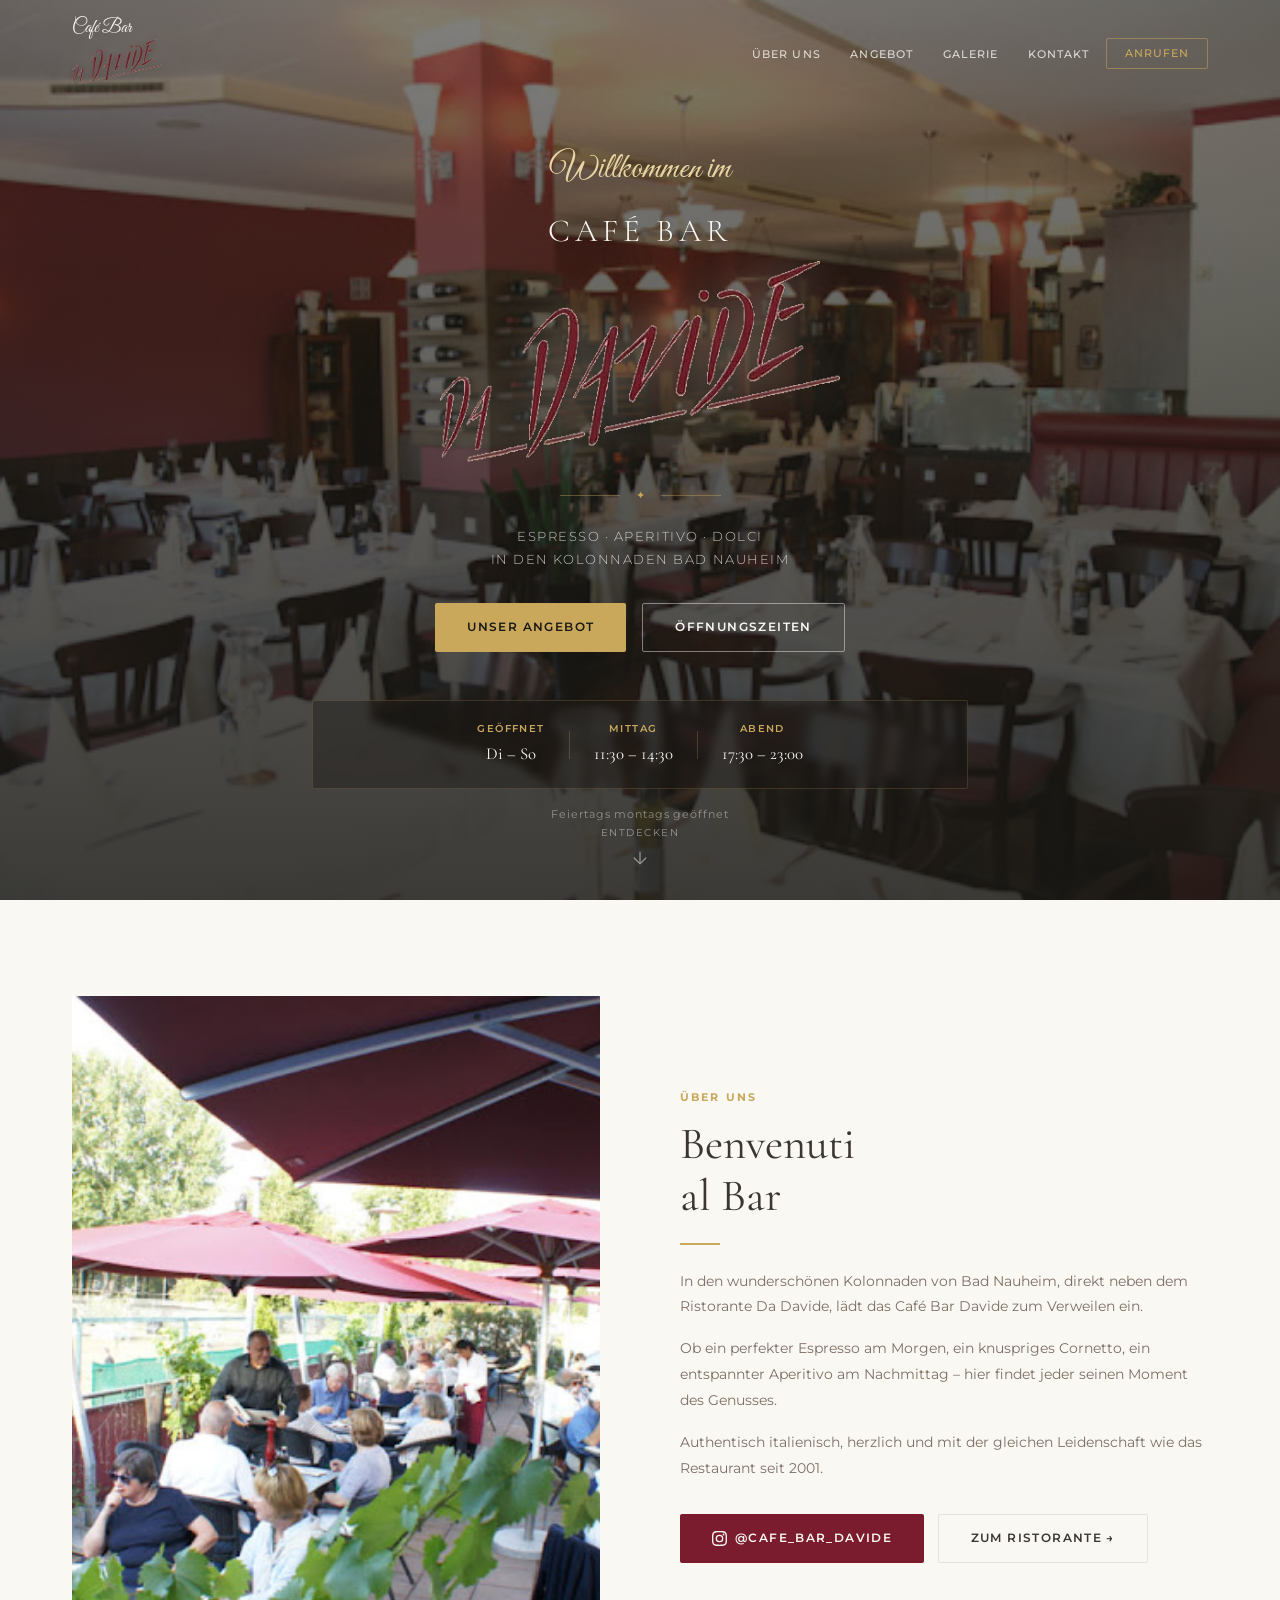
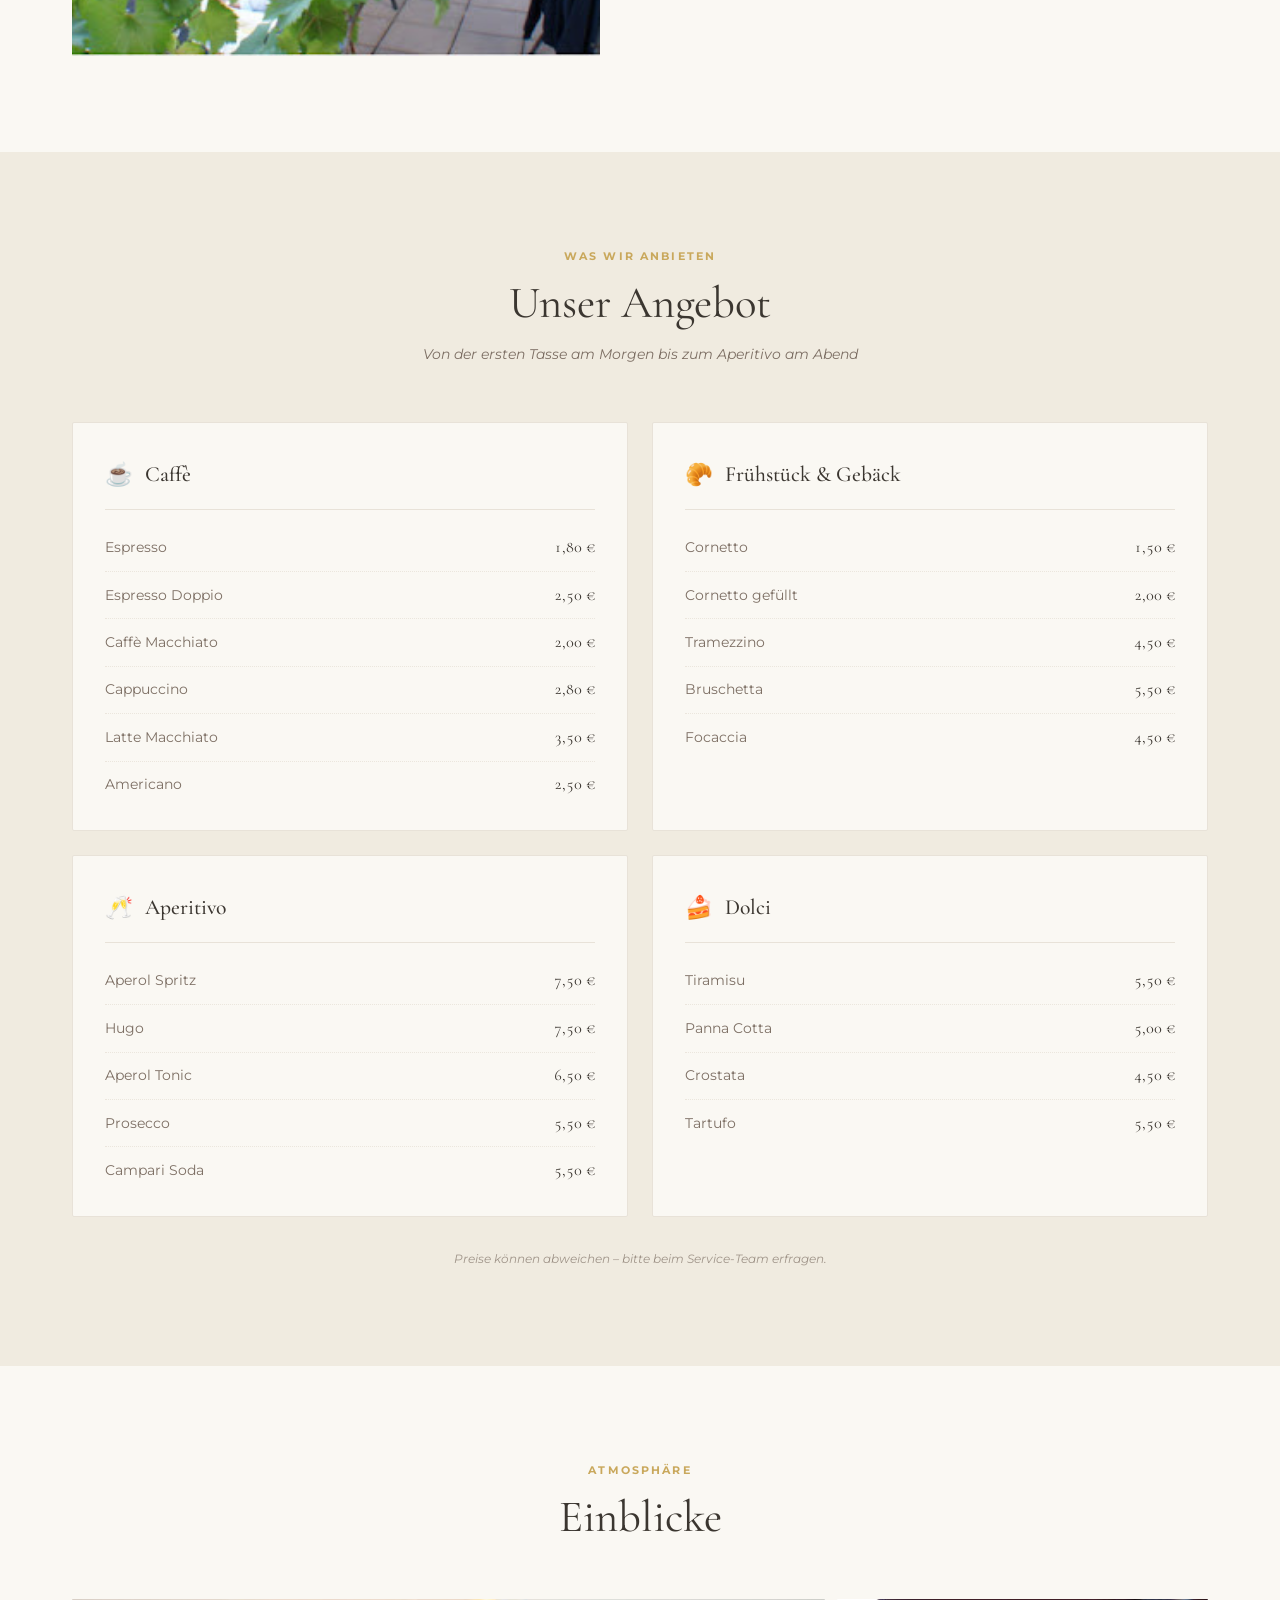
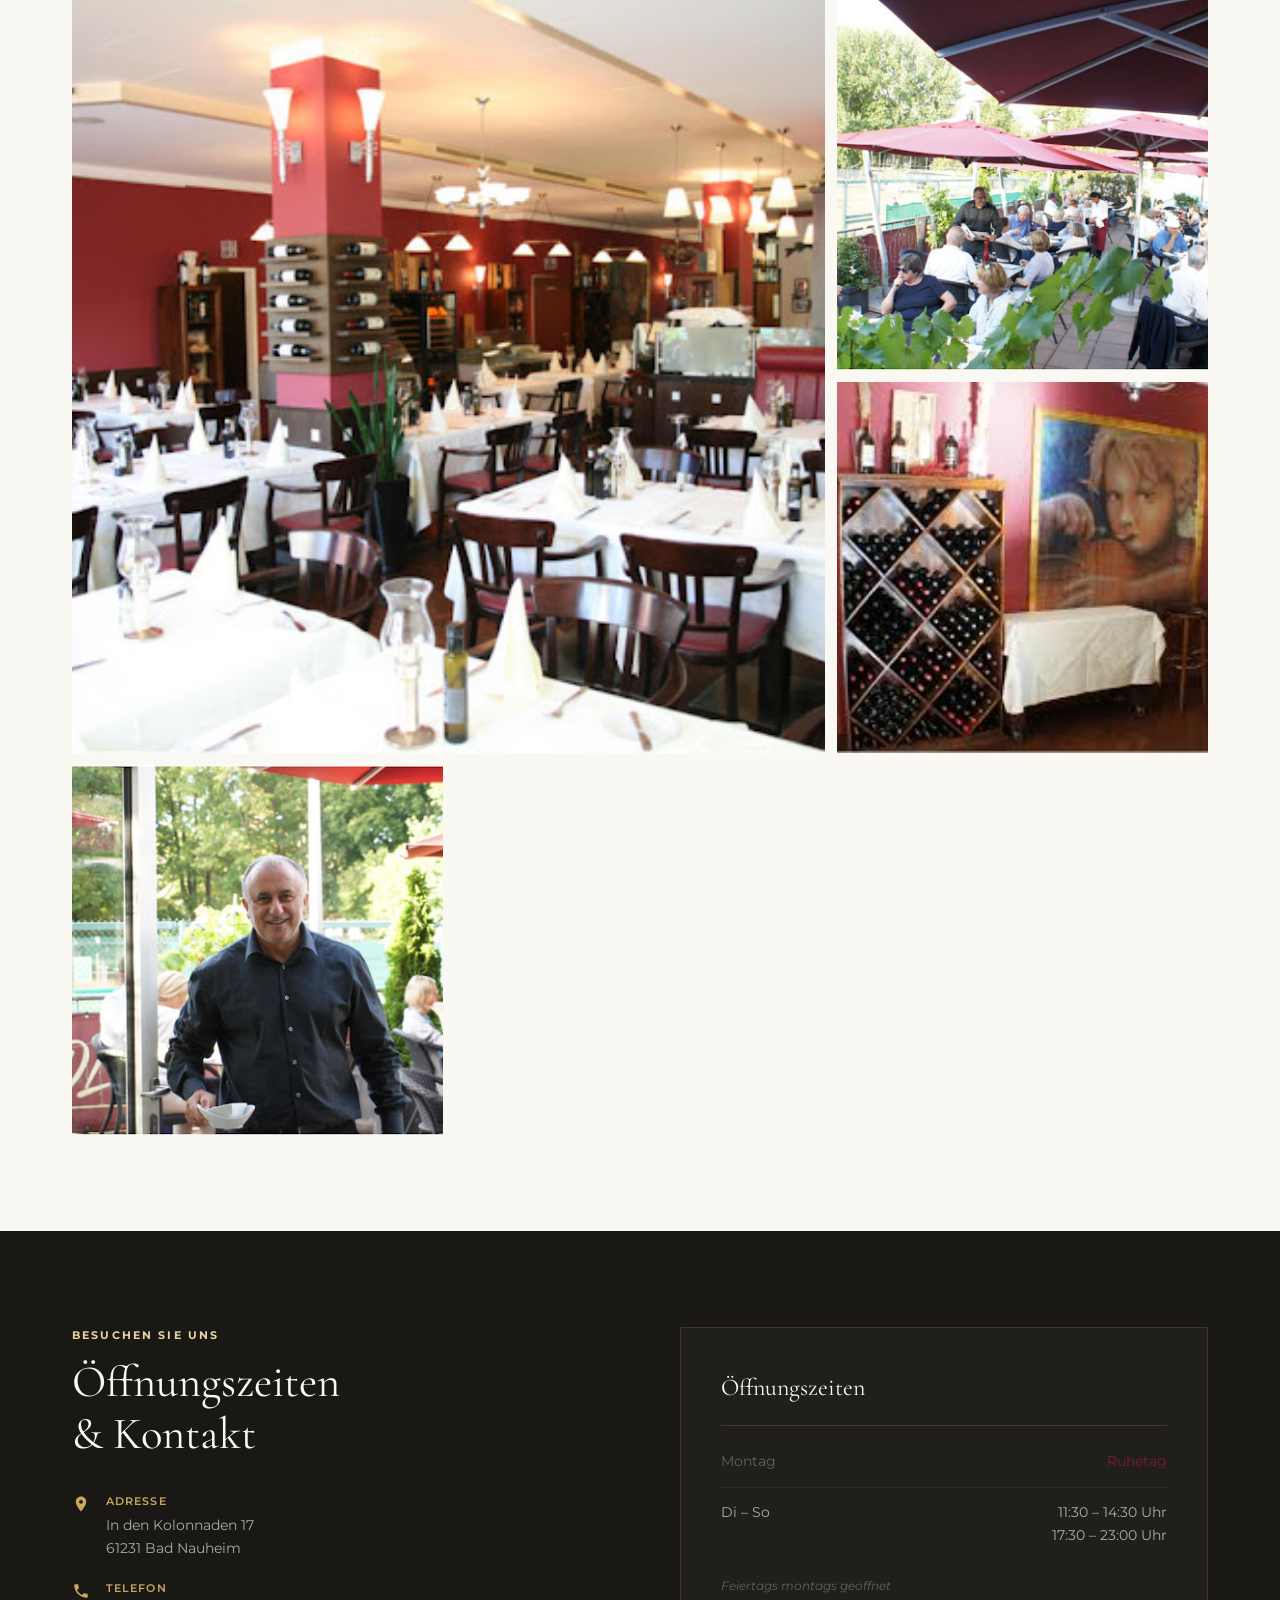
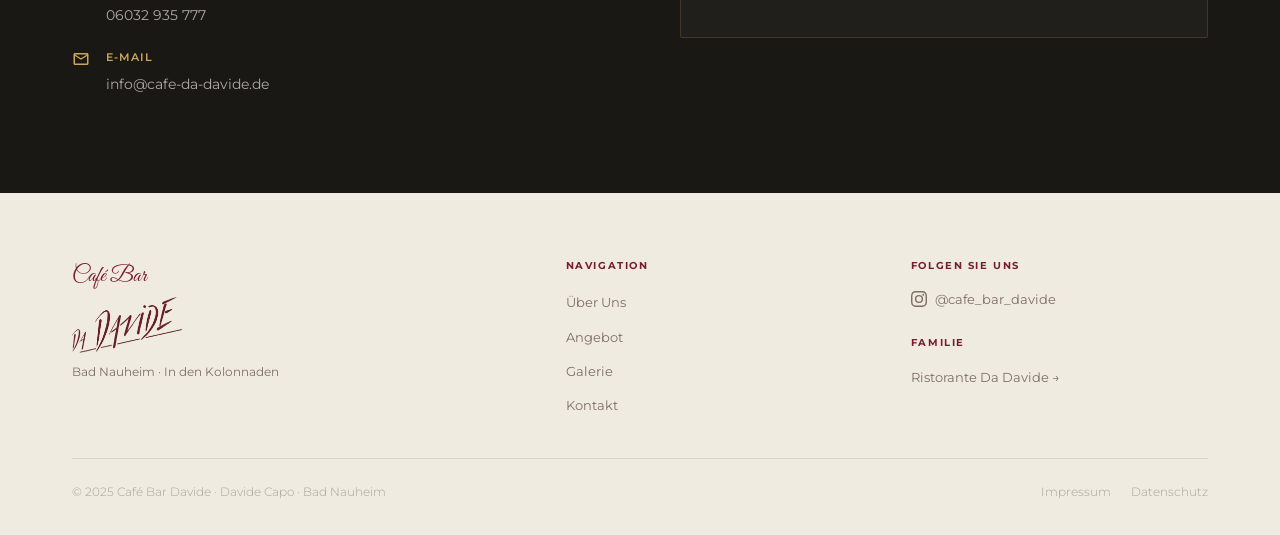
<file: cafe/index.html>
<!DOCTYPE html>
<html lang="de">
<head>
  <meta charset="UTF-8">
  <meta name="viewport" content="width=device-width, initial-scale=1.0">
  <meta name="description" content="Café Bar Davide in Bad Nauheim – Italienischer Espresso, frisches Gebäck und Aperitivo in den Kolonnaden nahe des Kurparks.">
  <title>Café Bar Davide | Bad Nauheim</title>
  <link rel="preconnect" href="https://fonts.googleapis.com">
  <link rel="preconnect" href="https://fonts.gstatic.com" crossorigin>
  <link href="https://fonts.googleapis.com/css2?family=Cormorant+Garamond:ital,wght@0,300;0,400;0,500;0,600;1,300;1,400&family=Montserrat:wght@300;400;500;600;700&family=Great+Vibes&display=swap" rel="stylesheet">
  <link rel="stylesheet" href="css/style.css">
</head>
<body>

  <!-- NAV -->
  <nav class="nav" id="nav">
    <div class="nav__container">
      <a href="#home" class="nav__logo">
        <span class="nav__logo-script">Café Bar</span>
        <img src="../img/logo-davide.png" srcset="../img/logo-davide.png 1x, ../img/logo-davide@2x.png 2x" alt="Davide" class="nav__logo-img">
      </a>
      <ul class="nav__links">
        <li><a href="#about">Über Uns</a></li>
        <li><a href="#angebot">Angebot</a></li>
        <li><a href="#gallery">Galerie</a></li>
        <li><a href="#contact">Kontakt</a></li>
        <li><a href="tel:+496032935777" class="nav__cta">Anrufen</a></li>
      </ul>
      <button class="nav__burger" id="burger" aria-label="Menü öffnen">
        <span></span><span></span><span></span>
      </button>
    </div>
  </nav>

  <!-- MOBILE MENU -->
  <div class="mobile-menu" id="mobileMenu">
    <button class="mobile-menu__close" id="mobileClose" aria-label="Schließen">✕</button>
    <ul>
      <li><a href="#about" class="mobile-menu__link">Über Uns</a></li>
      <li><a href="#angebot" class="mobile-menu__link">Angebot</a></li>
      <li><a href="#gallery" class="mobile-menu__link">Galerie</a></li>
      <li><a href="#contact" class="mobile-menu__link">Kontakt</a></li>
      <li><a href="tel:+496032935777" class="mobile-menu__link mobile-menu__link--cta">Anrufen</a></li>
    </ul>
  </div>

  <!-- HERO -->
  <section class="hero" id="home">
    <div class="hero__bg"></div>
    <div class="hero__overlay"></div>
    <div class="hero__content">
      <p class="hero__script">Willkommen im</p>
      <h1 class="hero__title">
        <span class="hero__title-pre">Café Bar</span>
        <img src="../img/logo-davide.png" srcset="../img/logo-davide.png 1x, ../img/logo-davide@2x.png 2x" alt="Davide" class="hero__logo-img">
      </h1>
      <div class="hero__divider">
        <span class="hero__divider-line"></span>
        <span class="hero__divider-icon">✦</span>
        <span class="hero__divider-line"></span>
      </div>
      <p class="hero__tagline">Espresso · Aperitivo · Dolci<br>In den Kolonnaden Bad Nauheim</p>
      <div class="hero__actions">
        <a href="#angebot" class="btn btn--primary">Unser Angebot</a>
        <a href="#contact" class="btn btn--outline">Öffnungszeiten</a>
      </div>
      <div class="hero__info">
        <div class="hero__info-item">
          <span class="hero__info-label">Geöffnet</span>
          <span class="hero__info-value">Di – So</span>
        </div>
        <div class="hero__info-sep"></div>
        <div class="hero__info-item">
          <span class="hero__info-label">Mittag</span>
          <span class="hero__info-value">11:30 – 14:30</span>
        </div>
        <div class="hero__info-sep"></div>
        <div class="hero__info-item">
          <span class="hero__info-label">Abend</span>
          <span class="hero__info-value">17:30 – 23:00</span>
        </div>
      </div>
      <p class="hero__holiday-note">Feiertags montags geöffnet</p>
    </div>
    <a href="#about" class="hero__scroll">
      <span>Entdecken</span>
      <svg width="20" height="20" viewBox="0 0 24 24" fill="none"><path d="M12 5v14M5 12l7 7 7-7" stroke="currentColor" stroke-width="1.5" stroke-linecap="round" stroke-linejoin="round"/></svg>
    </a>
  </section>

  <!-- ABOUT -->
  <section class="about section" id="about">
    <div class="container">
      <div class="about__grid">
        <div class="about__image reveal">
          <div class="about__image-frame">
            <img src="../img/gallery-terrasse.jpg" alt="Terrasse Café Bar Davide" loading="lazy">
          </div>
        </div>
        <div class="about__content reveal">
          <p class="section__label">Über Uns</p>
          <h2 class="section__title">Benvenuti<br>al Bar</h2>
          <div class="about__divider"></div>
          <p class="about__text">In den wunderschönen Kolonnaden von Bad Nauheim, direkt neben dem Ristorante Da Davide, lädt das Café Bar Davide zum Verweilen ein.</p>
          <p class="about__text">Ob ein perfekter Espresso am Morgen, ein knuspriges Cornetto, ein entspannter Aperitivo am Nachmittag – hier findet jeder seinen Moment des Genusses.</p>
          <p class="about__text">Authentisch italienisch, herzlich und mit der gleichen Leidenschaft wie das Restaurant seit 2001.</p>
          <div class="about__ctas">
            <a href="https://www.instagram.com/cafe_bar_davide" target="_blank" rel="noopener" class="btn btn--wine">
              <svg width="15" height="15" viewBox="0 0 24 24" fill="currentColor" style="flex-shrink:0"><path d="M12 2.163c3.204 0 3.584.012 4.85.07 3.252.148 4.771 1.691 4.919 4.919.058 1.265.069 1.645.069 4.849 0 3.205-.012 3.584-.069 4.849-.149 3.225-1.664 4.771-4.919 4.919-1.266.058-1.644.07-4.85.07-3.204 0-3.584-.012-4.849-.07-3.26-.149-4.771-1.699-4.919-4.92-.058-1.265-.07-1.644-.07-4.849 0-3.204.013-3.583.07-4.849.149-3.227 1.664-4.771 4.919-4.919 1.266-.057 1.645-.069 4.849-.069zM12 0C8.741 0 8.333.014 7.053.072 2.695.272.273 2.69.073 7.052.014 8.333 0 8.741 0 12c0 3.259.014 3.668.072 4.948.2 4.358 2.618 6.78 6.98 6.98C8.333 23.986 8.741 24 12 24c3.259 0 3.668-.014 4.948-.072 4.354-.2 6.782-2.618 6.979-6.98.059-1.28.073-1.689.073-4.948 0-3.259-.014-3.667-.072-4.947-.196-4.354-2.617-6.78-6.979-6.98C15.668.014 15.259 0 12 0zm0 5.838a6.162 6.162 0 100 12.324 6.162 6.162 0 000-12.324zM12 16a4 4 0 110-8 4 4 0 010 8zm6.406-11.845a1.44 1.44 0 100 2.881 1.44 1.44 0 000-2.881z"/></svg>
              @cafe_bar_davide
            </a>
            <a href="https://ristorante-da-davide.de" class="btn btn--outline-dark">Zum Ristorante →</a>
          </div>
        </div>
      </div>
    </div>
  </section>

  <!-- ANGEBOT -->
  <section class="angebot section" id="angebot">
    <div class="container">
      <div class="section__header reveal">
        <p class="section__label">Was wir anbieten</p>
        <h2 class="section__title">Unser Angebot</h2>
        <p class="section__sub">Von der ersten Tasse am Morgen bis zum Aperitivo am Abend</p>
      </div>
      <div class="angebot__grid">

        <div class="angebot__card reveal">
          <div class="angebot__card-header">
            <span class="angebot__card-icon">☕</span>
            <h3 class="angebot__card-title">Caffè</h3>
          </div>
          <div class="angebot__items">
            <div class="angebot__item"><span>Espresso</span><span>1,80 €</span></div>
            <div class="angebot__item"><span>Espresso Doppio</span><span>2,50 €</span></div>
            <div class="angebot__item"><span>Caffè Macchiato</span><span>2,00 €</span></div>
            <div class="angebot__item"><span>Cappuccino</span><span>2,80 €</span></div>
            <div class="angebot__item"><span>Latte Macchiato</span><span>3,50 €</span></div>
            <div class="angebot__item"><span>Americano</span><span>2,50 €</span></div>
          </div>
        </div>

        <div class="angebot__card reveal">
          <div class="angebot__card-header">
            <span class="angebot__card-icon">🥐</span>
            <h3 class="angebot__card-title">Frühstück & Gebäck</h3>
          </div>
          <div class="angebot__items">
            <div class="angebot__item"><span>Cornetto</span><span>1,50 €</span></div>
            <div class="angebot__item"><span>Cornetto gefüllt</span><span>2,00 €</span></div>
            <div class="angebot__item"><span>Tramezzino</span><span>4,50 €</span></div>
            <div class="angebot__item"><span>Bruschetta</span><span>5,50 €</span></div>
            <div class="angebot__item"><span>Focaccia</span><span>4,50 €</span></div>
          </div>
        </div>

        <div class="angebot__card reveal">
          <div class="angebot__card-header">
            <span class="angebot__card-icon">🥂</span>
            <h3 class="angebot__card-title">Aperitivo</h3>
          </div>
          <div class="angebot__items">
            <div class="angebot__item"><span>Aperol Spritz</span><span>7,50 €</span></div>
            <div class="angebot__item"><span>Hugo</span><span>7,50 €</span></div>
            <div class="angebot__item"><span>Aperol Tonic</span><span>6,50 €</span></div>
            <div class="angebot__item"><span>Prosecco</span><span>5,50 €</span></div>
            <div class="angebot__item"><span>Campari Soda</span><span>5,50 €</span></div>
          </div>
        </div>

        <div class="angebot__card reveal">
          <div class="angebot__card-header">
            <span class="angebot__card-icon">🍰</span>
            <h3 class="angebot__card-title">Dolci</h3>
          </div>
          <div class="angebot__items">
            <div class="angebot__item"><span>Tiramisu</span><span>5,50 €</span></div>
            <div class="angebot__item"><span>Panna Cotta</span><span>5,00 €</span></div>
            <div class="angebot__item"><span>Crostata</span><span>4,50 €</span></div>
            <div class="angebot__item"><span>Tartufo</span><span>5,50 €</span></div>
          </div>
        </div>

      </div>
      <p class="angebot__note">Preise können abweichen – bitte beim Service-Team erfragen.</p>
    </div>
  </section>

  <!-- GALLERY -->
  <section class="gallery section" id="gallery">
    <div class="container">
      <div class="section__header reveal">
        <p class="section__label">Atmosphäre</p>
        <h2 class="section__title">Einblicke</h2>
      </div>
      <div class="gallery__grid">
        <div class="gallery__item gallery__item--large reveal">
          <img src="../img/gallery-innenraum.jpg" alt="Innenraum" loading="lazy">
        </div>
        <div class="gallery__item reveal">
          <img src="../img/gallery-terrasse.jpg" alt="Terrasse" loading="lazy">
        </div>
        <div class="gallery__item reveal">
          <img src="../img/gallery-weinregal.jpg" alt="Bar" loading="lazy">
        </div>
        <div class="gallery__item reveal">
          <img src="../img/gallery-davide.jpg" alt="Davide" loading="lazy">
        </div>
      </div>
    </div>
  </section>

  <!-- CONTACT -->
  <section class="contact section" id="contact">
    <div class="container">
      <div class="contact__grid">
        <div class="contact__info reveal">
          <p class="section__label section__label--light">Besuchen Sie uns</p>
          <h2 class="section__title section__title--light">Öffnungszeiten<br>& Kontakt</h2>
          <div class="contact__details">
            <div class="contact__detail-item">
              <svg width="18" height="18" viewBox="0 0 24 24" fill="none"><path d="M12 2C8.13 2 5 5.13 5 9c0 5.25 7 13 7 13s7-7.75 7-13c0-3.87-3.13-7-7-7zm0 9.5a2.5 2.5 0 010-5 2.5 2.5 0 010 5z" fill="currentColor"/></svg>
              <div>
                <strong>Adresse</strong>
                <p>In den Kolonnaden 17<br>61231 Bad Nauheim</p>
              </div>
            </div>
            <div class="contact__detail-item">
              <svg width="18" height="18" viewBox="0 0 24 24" fill="none"><path d="M6.6 10.8c1.4 2.8 3.8 5.1 6.6 6.6l2.2-2.2c.3-.3.7-.4 1-.2 1.1.4 2.3.6 3.6.6.6 0 1 .4 1 1V20c0 .6-.4 1-1 1-9.4 0-17-7.6-17-17 0-.6.4-1 1-1h3.5c.6 0 1 .4 1 1 0 1.3.2 2.5.6 3.6.1.3 0 .7-.2 1L6.6 10.8z" fill="currentColor"/></svg>
              <div>
                <strong>Telefon</strong>
                <a href="tel:+496032935777">06032 935 777</a>
              </div>
            </div>
            <div class="contact__detail-item">
              <svg width="18" height="18" viewBox="0 0 24 24" fill="none"><path d="M22 6c0-1.1-.9-2-2-2H4c-1.1 0-2 .9-2 2v12c0 1.1.9 2 2 2h16c1.1 0 2-.9 2-2V6zm-2 0l-8 5-8-5h16zm0 12H4V8l8 5 8-5v10z" fill="currentColor"/></svg>
              <div>
                <strong>E-Mail</strong>
                <a href="mailto:info@cafe-da-davide.de">info@cafe-da-davide.de</a>
              </div>
            </div>
          </div>
        </div>
        <div class="contact__hours reveal">
          <h3 class="contact__hours-title">Öffnungszeiten</h3>
          <div class="contact__hours-grid">
            <div class="contact__hours-row contact__hours-row--closed">
              <span>Montag</span><span class="contact__closed">Ruhetag</span>
            </div>
            <div class="contact__hours-row">
              <span>Di – So</span>
              <div>
                <p>11:30 – 14:30 Uhr</p>
                <p>17:30 – 23:00 Uhr</p>
              </div>
            </div>
          </div>
          <p class="contact__hours-note">Feiertags montags geöffnet</p>
        </div>
      </div>
    </div>
  </section>

  <!-- FOOTER -->
  <footer class="footer">
    <div class="container">
      <div class="footer__top">
        <div class="footer__brand">
          <span class="footer__brand-script">Café Bar</span>
          <img src="../img/logo-davide.png" srcset="../img/logo-davide.png 1x, ../img/logo-davide@2x.png 2x" alt="Davide" class="footer__logo-img">
          <p class="footer__tagline">Bad Nauheim · In den Kolonnaden</p>
        </div>
        <div class="footer__nav">
          <p class="footer__nav-title">Navigation</p>
          <ul>
            <li><a href="#about">Über Uns</a></li>
            <li><a href="#angebot">Angebot</a></li>
            <li><a href="#gallery">Galerie</a></li>
            <li><a href="#contact">Kontakt</a></li>
          </ul>
        </div>
        <div class="footer__social-col">
          <p class="footer__nav-title">Folgen Sie uns</p>
          <a href="https://www.instagram.com/cafe_bar_davide" target="_blank" rel="noopener" class="footer__social">
            <svg width="16" height="16" viewBox="0 0 24 24" fill="currentColor"><path d="M12 2.163c3.204 0 3.584.012 4.85.07 3.252.148 4.771 1.691 4.919 4.919.058 1.265.069 1.645.069 4.849 0 3.205-.012 3.584-.069 4.849-.149 3.225-1.664 4.771-4.919 4.919-1.266.058-1.644.07-4.85.07-3.204 0-3.584-.012-4.849-.07-3.26-.149-4.771-1.699-4.919-4.92-.058-1.265-.07-1.644-.07-4.849 0-3.204.013-3.583.07-4.849.149-3.227 1.664-4.771 4.919-4.919 1.266-.057 1.645-.069 4.849-.069zM12 0C8.741 0 8.333.014 7.053.072 2.695.272.273 2.69.073 7.052.014 8.333 0 8.741 0 12c0 3.259.014 3.668.072 4.948.2 4.358 2.618 6.78 6.98 6.98C8.333 23.986 8.741 24 12 24c3.259 0 3.668-.014 4.948-.072 4.354-.2 6.782-2.618 6.979-6.98.059-1.28.073-1.689.073-4.948 0-3.259-.014-3.667-.072-4.947-.196-4.354-2.617-6.78-6.979-6.98C15.668.014 15.259 0 12 0zm0 5.838a6.162 6.162 0 100 12.324 6.162 6.162 0 000-12.324zM12 16a4 4 0 110-8 4 4 0 010 8zm6.406-11.845a1.44 1.44 0 100 2.881 1.44 1.44 0 000-2.881z"/></svg>
            @cafe_bar_davide
          </a>
          <p class="footer__nav-title" style="margin-top:1.5rem">Familie</p>
          <a href="https://ristorante-da-davide.de" class="footer__restaurant-link">Ristorante Da Davide →</a>
        </div>
      </div>
      <div class="footer__bottom">
        <p class="footer__copy">© 2025 Café Bar Davide · Davide Capo · Bad Nauheim</p>
        <div class="footer__legal">
          <a href="impressum.html">Impressum</a>
          <a href="datenschutz.html">Datenschutz</a>
        </div>
      </div>
    </div>
  </footer>

  <script src="js/main.js"></script>
</body>
</html>
</file>
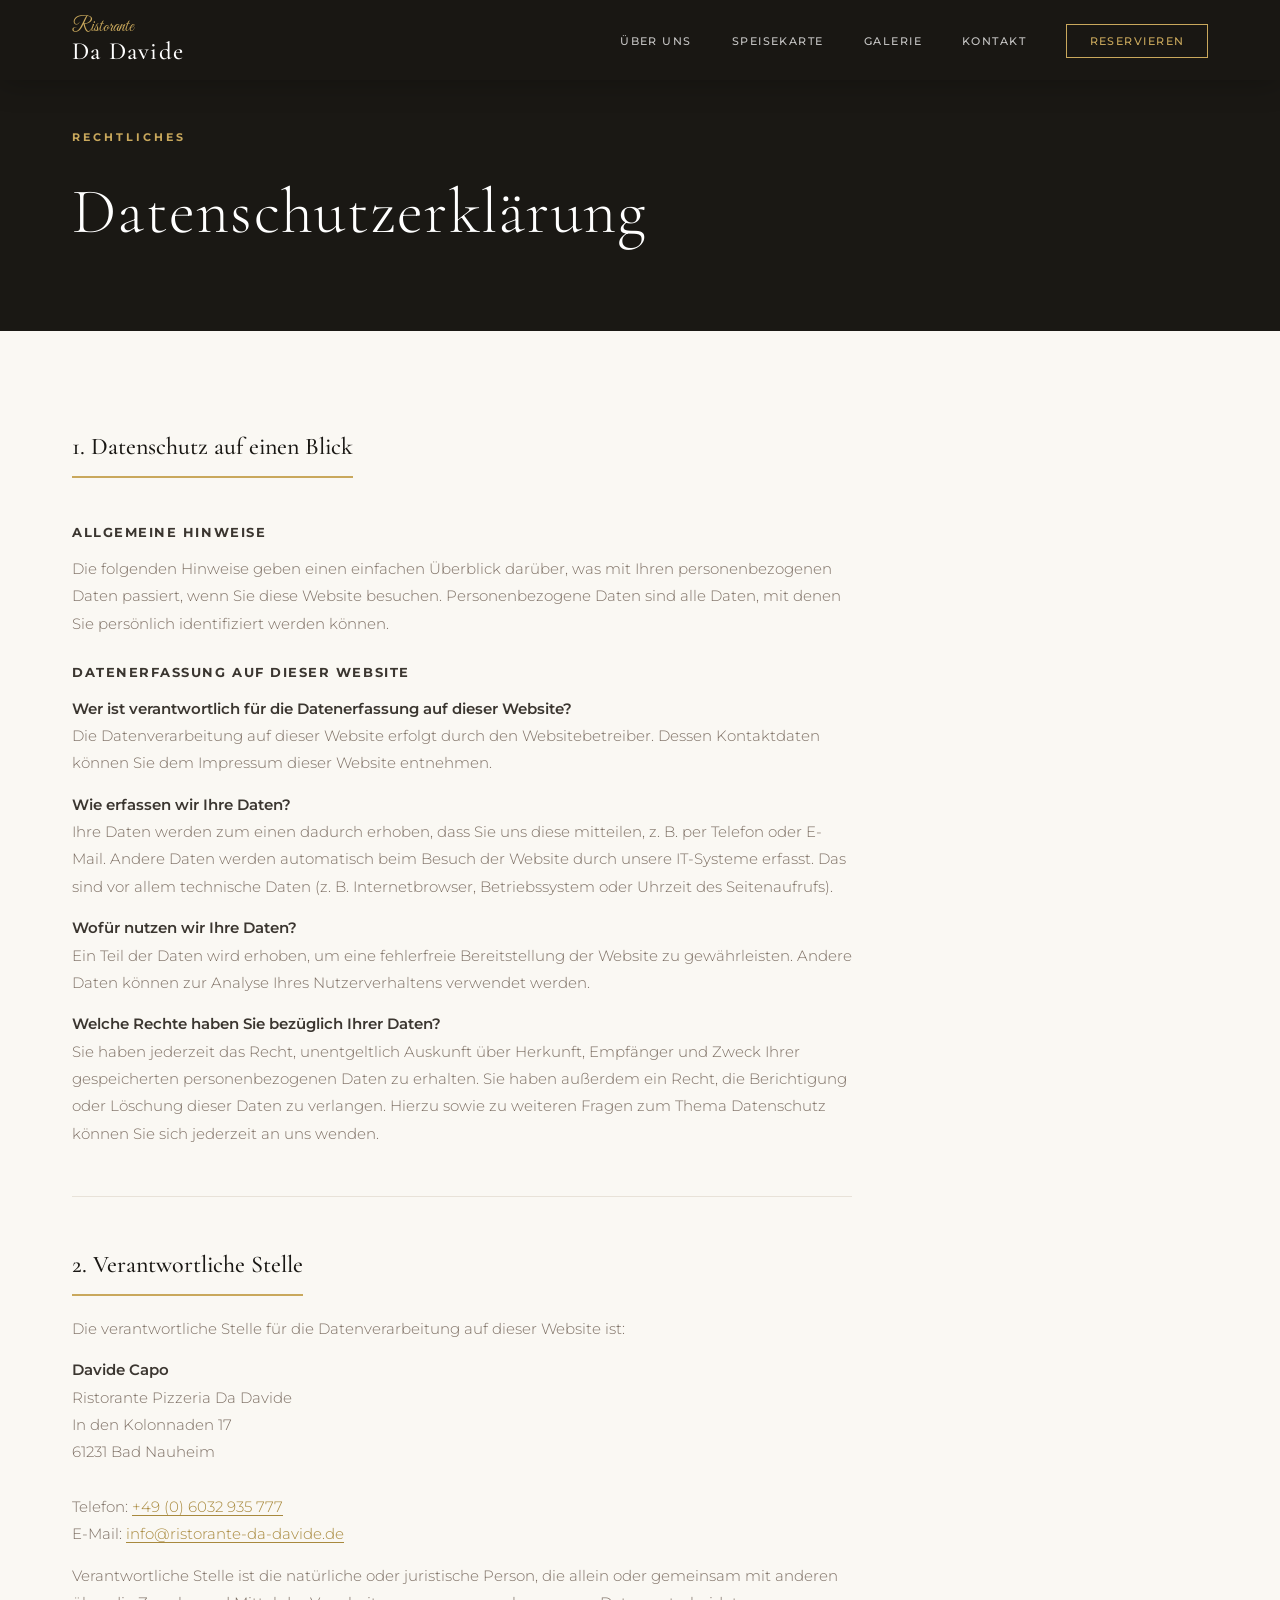
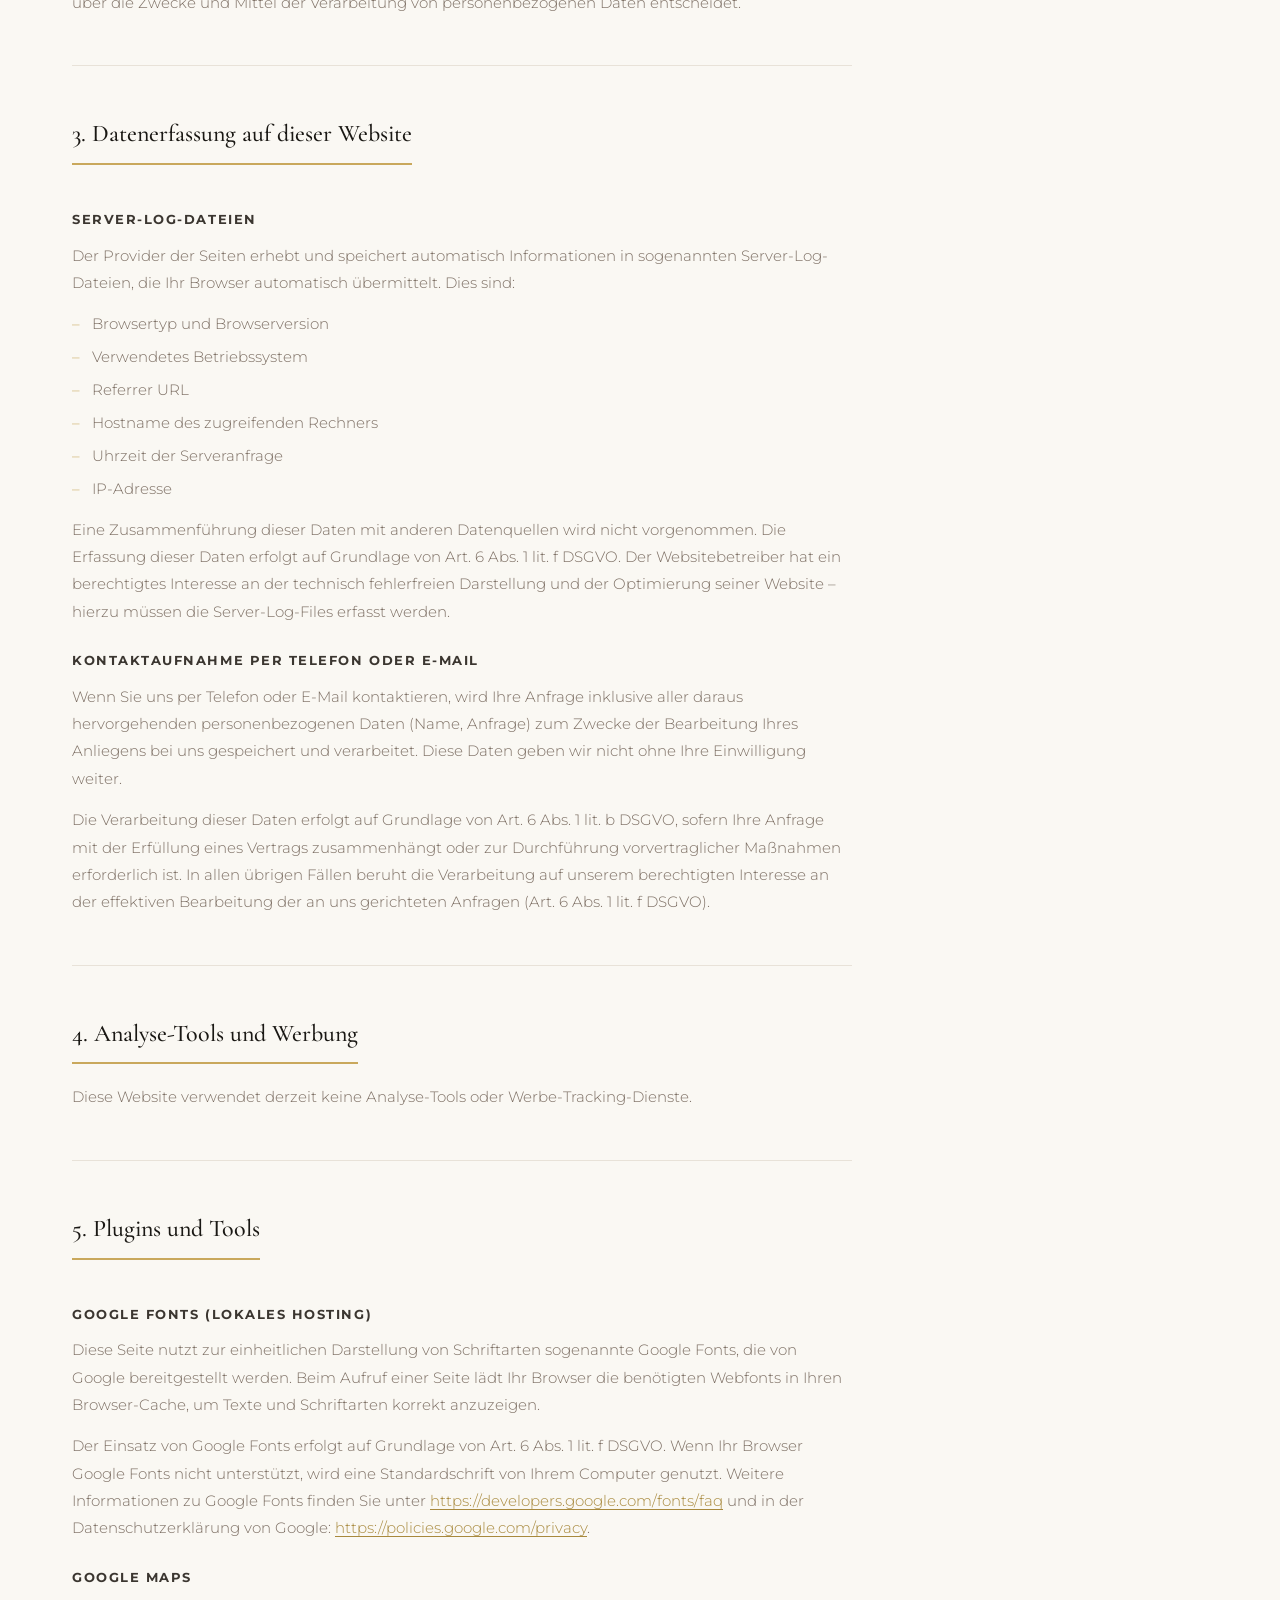
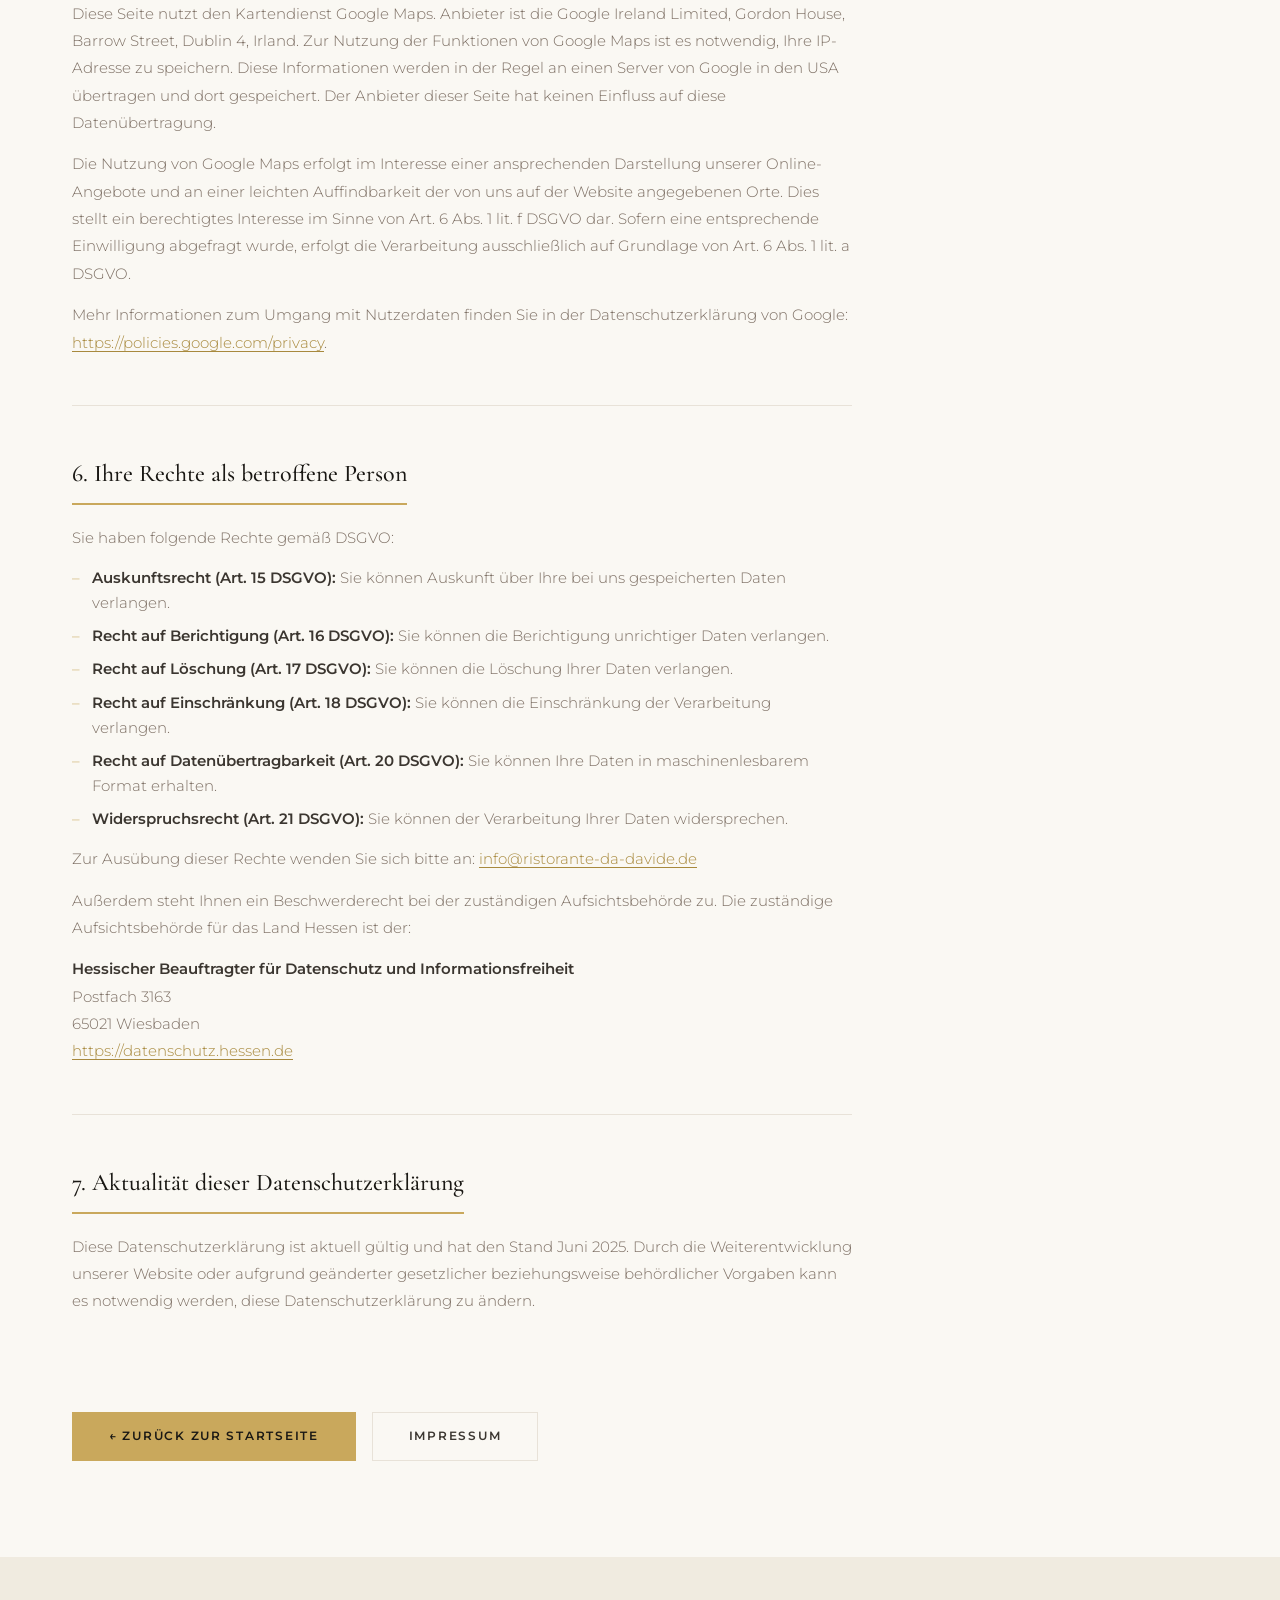
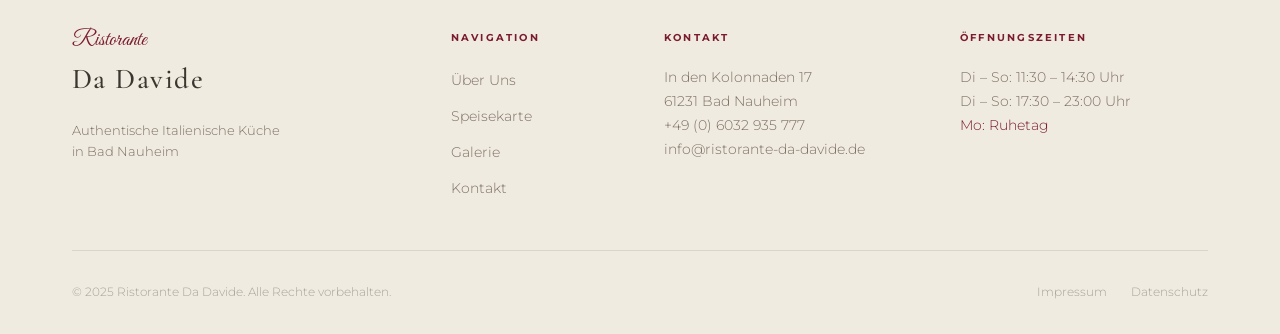
<file: datenschutz.html>
<!DOCTYPE html>
<html lang="de">
<head>
  <meta charset="UTF-8">
  <meta name="viewport" content="width=device-width, initial-scale=1.0">
  <meta name="robots" content="noindex, follow">
  <title>Datenschutzerklärung | Ristorante Da Davide Bad Nauheim</title>
  <link rel="preconnect" href="https://fonts.googleapis.com">
  <link rel="preconnect" href="https://fonts.gstatic.com" crossorigin>
  <link href="https://fonts.googleapis.com/css2?family=Cormorant+Garamond:ital,wght@0,300;0,400;0,500;1,400&family=Montserrat:wght@300;400;500;600;700&family=Great+Vibes&display=swap" rel="stylesheet">
  <link rel="stylesheet" href="css/style.css">
  <link rel="stylesheet" href="css/legal.css">
</head>
<body>

  <!-- NAV -->
  <nav class="nav scrolled" id="nav">
    <div class="nav__container">
      <a href="index.html" class="nav__logo">
        <span class="nav__logo-script">Ristorante</span>
        <span class="nav__logo-main">Da Davide</span>
      </a>
      <ul class="nav__links">
        <li><a href="index.html#about">Über Uns</a></li>
        <li><a href="index.html#menu">Speisekarte</a></li>
        <li><a href="index.html#gallery">Galerie</a></li>
        <li><a href="index.html#contact">Kontakt</a></li>
        <li><a href="tel:+496032935777" class="nav__cta">Reservieren</a></li>
      </ul>
      <button class="nav__burger" id="burger" aria-label="Menü öffnen">
        <span></span><span></span><span></span>
      </button>
    </div>
  </nav>

  <!-- MOBILE MENU -->
  <div class="mobile-menu" id="mobileMenu">
    <button class="mobile-menu__close" id="mobileClose" aria-label="Schließen">✕</button>
    <ul>
      <li><a href="index.html#about" class="mobile-menu__link">Über Uns</a></li>
      <li><a href="index.html#menu" class="mobile-menu__link">Speisekarte</a></li>
      <li><a href="index.html#gallery" class="mobile-menu__link">Galerie</a></li>
      <li><a href="index.html#contact" class="mobile-menu__link">Kontakt</a></li>
      <li><a href="tel:+496032935777" class="mobile-menu__link mobile-menu__link--cta">Reservieren</a></li>
    </ul>
  </div>

  <!-- PAGE HEADER -->
  <div class="legal-hero">
    <div class="container">
      <p class="section__label">Rechtliches</p>
      <h1 class="legal-hero__title">Datenschutzerklärung</h1>
    </div>
  </div>

  <!-- CONTENT -->
  <main class="legal-content section">
    <div class="container">
      <div class="legal-body">

        <section class="legal-section">
          <h2>1. Datenschutz auf einen Blick</h2>
          <h3>Allgemeine Hinweise</h3>
          <p>
            Die folgenden Hinweise geben einen einfachen Überblick darüber, was mit Ihren personenbezogenen Daten
            passiert, wenn Sie diese Website besuchen. Personenbezogene Daten sind alle Daten, mit denen Sie
            persönlich identifiziert werden können.
          </p>
          <h3>Datenerfassung auf dieser Website</h3>
          <p>
            <strong>Wer ist verantwortlich für die Datenerfassung auf dieser Website?</strong><br>
            Die Datenverarbeitung auf dieser Website erfolgt durch den Websitebetreiber. Dessen Kontaktdaten
            können Sie dem Impressum dieser Website entnehmen.
          </p>
          <p>
            <strong>Wie erfassen wir Ihre Daten?</strong><br>
            Ihre Daten werden zum einen dadurch erhoben, dass Sie uns diese mitteilen, z. B. per Telefon oder
            E-Mail. Andere Daten werden automatisch beim Besuch der Website durch unsere IT-Systeme erfasst.
            Das sind vor allem technische Daten (z. B. Internetbrowser, Betriebssystem oder Uhrzeit des
            Seitenaufrufs).
          </p>
          <p>
            <strong>Wofür nutzen wir Ihre Daten?</strong><br>
            Ein Teil der Daten wird erhoben, um eine fehlerfreie Bereitstellung der Website zu gewährleisten.
            Andere Daten können zur Analyse Ihres Nutzerverhaltens verwendet werden.
          </p>
          <p>
            <strong>Welche Rechte haben Sie bezüglich Ihrer Daten?</strong><br>
            Sie haben jederzeit das Recht, unentgeltlich Auskunft über Herkunft, Empfänger und Zweck Ihrer
            gespeicherten personenbezogenen Daten zu erhalten. Sie haben außerdem ein Recht, die Berichtigung
            oder Löschung dieser Daten zu verlangen. Hierzu sowie zu weiteren Fragen zum Thema Datenschutz
            können Sie sich jederzeit an uns wenden.
          </p>
        </section>

        <section class="legal-section">
          <h2>2. Verantwortliche Stelle</h2>
          <p>
            Die verantwortliche Stelle für die Datenverarbeitung auf dieser Website ist:
          </p>
          <p>
            <strong>Davide Capo</strong><br>
            Ristorante Pizzeria Da Davide<br>
            In den Kolonnaden 17<br>
            61231 Bad Nauheim<br><br>
            Telefon: <a href="tel:+496032935777">+49 (0) 6032 935 777</a><br>
            E-Mail: <a href="mailto:info@ristorante-da-davide.de">info@ristorante-da-davide.de</a>
          </p>
          <p>
            Verantwortliche Stelle ist die natürliche oder juristische Person, die allein oder gemeinsam mit
            anderen über die Zwecke und Mittel der Verarbeitung von personenbezogenen Daten entscheidet.
          </p>
        </section>

        <section class="legal-section">
          <h2>3. Datenerfassung auf dieser Website</h2>

          <h3>Server-Log-Dateien</h3>
          <p>
            Der Provider der Seiten erhebt und speichert automatisch Informationen in sogenannten
            Server-Log-Dateien, die Ihr Browser automatisch übermittelt. Dies sind:
          </p>
          <ul>
            <li>Browsertyp und Browserversion</li>
            <li>Verwendetes Betriebssystem</li>
            <li>Referrer URL</li>
            <li>Hostname des zugreifenden Rechners</li>
            <li>Uhrzeit der Serveranfrage</li>
            <li>IP-Adresse</li>
          </ul>
          <p>
            Eine Zusammenführung dieser Daten mit anderen Datenquellen wird nicht vorgenommen. Die Erfassung
            dieser Daten erfolgt auf Grundlage von Art. 6 Abs. 1 lit. f DSGVO. Der Websitebetreiber hat ein
            berechtigtes Interesse an der technisch fehlerfreien Darstellung und der Optimierung seiner Website –
            hierzu müssen die Server-Log-Files erfasst werden.
          </p>

          <h3>Kontaktaufnahme per Telefon oder E-Mail</h3>
          <p>
            Wenn Sie uns per Telefon oder E-Mail kontaktieren, wird Ihre Anfrage inklusive aller daraus
            hervorgehenden personenbezogenen Daten (Name, Anfrage) zum Zwecke der Bearbeitung Ihres Anliegens
            bei uns gespeichert und verarbeitet. Diese Daten geben wir nicht ohne Ihre Einwilligung weiter.
          </p>
          <p>
            Die Verarbeitung dieser Daten erfolgt auf Grundlage von Art. 6 Abs. 1 lit. b DSGVO, sofern Ihre
            Anfrage mit der Erfüllung eines Vertrags zusammenhängt oder zur Durchführung vorvertraglicher
            Maßnahmen erforderlich ist. In allen übrigen Fällen beruht die Verarbeitung auf unserem berechtigten
            Interesse an der effektiven Bearbeitung der an uns gerichteten Anfragen (Art. 6 Abs. 1 lit. f DSGVO).
          </p>
        </section>

        <section class="legal-section">
          <h2>4. Analyse-Tools und Werbung</h2>
          <p>
            Diese Website verwendet derzeit keine Analyse-Tools oder Werbe-Tracking-Dienste.
          </p>
        </section>

        <section class="legal-section">
          <h2>5. Plugins und Tools</h2>

          <h3>Google Fonts (lokales Hosting)</h3>
          <p>
            Diese Seite nutzt zur einheitlichen Darstellung von Schriftarten sogenannte Google Fonts, die von
            Google bereitgestellt werden. Beim Aufruf einer Seite lädt Ihr Browser die benötigten Webfonts in
            Ihren Browser-Cache, um Texte und Schriftarten korrekt anzuzeigen.
          </p>
          <p>
            Der Einsatz von Google Fonts erfolgt auf Grundlage von Art. 6 Abs. 1 lit. f DSGVO. Wenn Ihr Browser
            Google Fonts nicht unterstützt, wird eine Standardschrift von Ihrem Computer genutzt. Weitere
            Informationen zu Google Fonts finden Sie unter
            <a href="https://developers.google.com/fonts/faq" target="_blank" rel="noopener noreferrer">https://developers.google.com/fonts/faq</a>
            und in der Datenschutzerklärung von Google:
            <a href="https://policies.google.com/privacy" target="_blank" rel="noopener noreferrer">https://policies.google.com/privacy</a>.
          </p>

          <h3>Google Maps</h3>
          <p>
            Diese Seite nutzt den Kartendienst Google Maps. Anbieter ist die Google Ireland Limited, Gordon House,
            Barrow Street, Dublin 4, Irland. Zur Nutzung der Funktionen von Google Maps ist es notwendig, Ihre
            IP-Adresse zu speichern. Diese Informationen werden in der Regel an einen Server von Google in den
            USA übertragen und dort gespeichert. Der Anbieter dieser Seite hat keinen Einfluss auf diese
            Datenübertragung.
          </p>
          <p>
            Die Nutzung von Google Maps erfolgt im Interesse einer ansprechenden Darstellung unserer
            Online-Angebote und an einer leichten Auffindbarkeit der von uns auf der Website angegebenen Orte.
            Dies stellt ein berechtigtes Interesse im Sinne von Art. 6 Abs. 1 lit. f DSGVO dar. Sofern eine
            entsprechende Einwilligung abgefragt wurde, erfolgt die Verarbeitung ausschließlich auf Grundlage
            von Art. 6 Abs. 1 lit. a DSGVO.
          </p>
          <p>
            Mehr Informationen zum Umgang mit Nutzerdaten finden Sie in der Datenschutzerklärung von Google:
            <a href="https://policies.google.com/privacy" target="_blank" rel="noopener noreferrer">https://policies.google.com/privacy</a>.
          </p>
        </section>

        <section class="legal-section">
          <h2>6. Ihre Rechte als betroffene Person</h2>
          <p>Sie haben folgende Rechte gemäß DSGVO:</p>
          <ul>
            <li><strong>Auskunftsrecht (Art. 15 DSGVO):</strong> Sie können Auskunft über Ihre bei uns gespeicherten Daten verlangen.</li>
            <li><strong>Recht auf Berichtigung (Art. 16 DSGVO):</strong> Sie können die Berichtigung unrichtiger Daten verlangen.</li>
            <li><strong>Recht auf Löschung (Art. 17 DSGVO):</strong> Sie können die Löschung Ihrer Daten verlangen.</li>
            <li><strong>Recht auf Einschränkung (Art. 18 DSGVO):</strong> Sie können die Einschränkung der Verarbeitung verlangen.</li>
            <li><strong>Recht auf Datenübertragbarkeit (Art. 20 DSGVO):</strong> Sie können Ihre Daten in maschinenlesbarem Format erhalten.</li>
            <li><strong>Widerspruchsrecht (Art. 21 DSGVO):</strong> Sie können der Verarbeitung Ihrer Daten widersprechen.</li>
          </ul>
          <p>
            Zur Ausübung dieser Rechte wenden Sie sich bitte an:
            <a href="mailto:info@ristorante-da-davide.de">info@ristorante-da-davide.de</a>
          </p>
          <p>
            Außerdem steht Ihnen ein Beschwerderecht bei der zuständigen Aufsichtsbehörde zu. Die zuständige
            Aufsichtsbehörde für das Land Hessen ist der:
          </p>
          <p>
            <strong>Hessischer Beauftragter für Datenschutz und Informationsfreiheit</strong><br>
            Postfach 3163<br>
            65021 Wiesbaden<br>
            <a href="https://datenschutz.hessen.de" target="_blank" rel="noopener noreferrer">https://datenschutz.hessen.de</a>
          </p>
        </section>

        <section class="legal-section">
          <h2>7. Aktualität dieser Datenschutzerklärung</h2>
          <p>
            Diese Datenschutzerklärung ist aktuell gültig und hat den Stand Juni 2025. Durch die
            Weiterentwicklung unserer Website oder aufgrund geänderter gesetzlicher beziehungsweise behördlicher
            Vorgaben kann es notwendig werden, diese Datenschutzerklärung zu ändern.
          </p>
        </section>

        <div class="legal-back">
          <a href="index.html" class="btn btn--gold">← Zurück zur Startseite</a>
          <a href="impressum.html" class="btn btn--outline-dark">Impressum</a>
        </div>

      </div>
    </div>
  </main>

  <!-- FOOTER -->
  <footer class="footer">
    <div class="container">
      <div class="footer__grid">
        <div class="footer__brand">
          <p class="footer__logo-script">Ristorante</p>
          <p class="footer__logo-main">Da Davide</p>
          <p class="footer__tagline">Authentische Italienische Küche<br>in Bad Nauheim</p>
        </div>
        <div class="footer__nav">
          <h4 class="footer__nav-title">Navigation</h4>
          <ul>
            <li><a href="index.html#about">Über Uns</a></li>
            <li><a href="index.html#menu">Speisekarte</a></li>
            <li><a href="index.html#gallery">Galerie</a></li>
            <li><a href="index.html#contact">Kontakt</a></li>
          </ul>
        </div>
        <div class="footer__contact-col">
          <h4 class="footer__nav-title">Kontakt</h4>
          <p>In den Kolonnaden 17<br>61231 Bad Nauheim</p>
          <p><a href="tel:+496032935777">+49 (0) 6032 935 777</a></p>
          <p><a href="mailto:info@ristorante-da-davide.de">info@ristorante-da-davide.de</a></p>
        </div>
        <div class="footer__hours-col">
          <h4 class="footer__nav-title">Öffnungszeiten</h4>
          <p>Di – So: 11:30 – 14:30 Uhr</p>
          <p>Di – So: 17:30 – 23:00 Uhr</p>
          <p class="footer__closed">Mo: Ruhetag</p>
        </div>
      </div>
      <div class="footer__bottom">
        <p class="footer__copy">© 2025 Ristorante Da Davide. Alle Rechte vorbehalten.</p>
        <div class="footer__legal">
          <a href="impressum.html">Impressum</a>
          <a href="datenschutz.html">Datenschutz</a>
        </div>
      </div>
    </div>
  </footer>

  <script src="js/legal.js"></script>
</body>
</html>
</file>
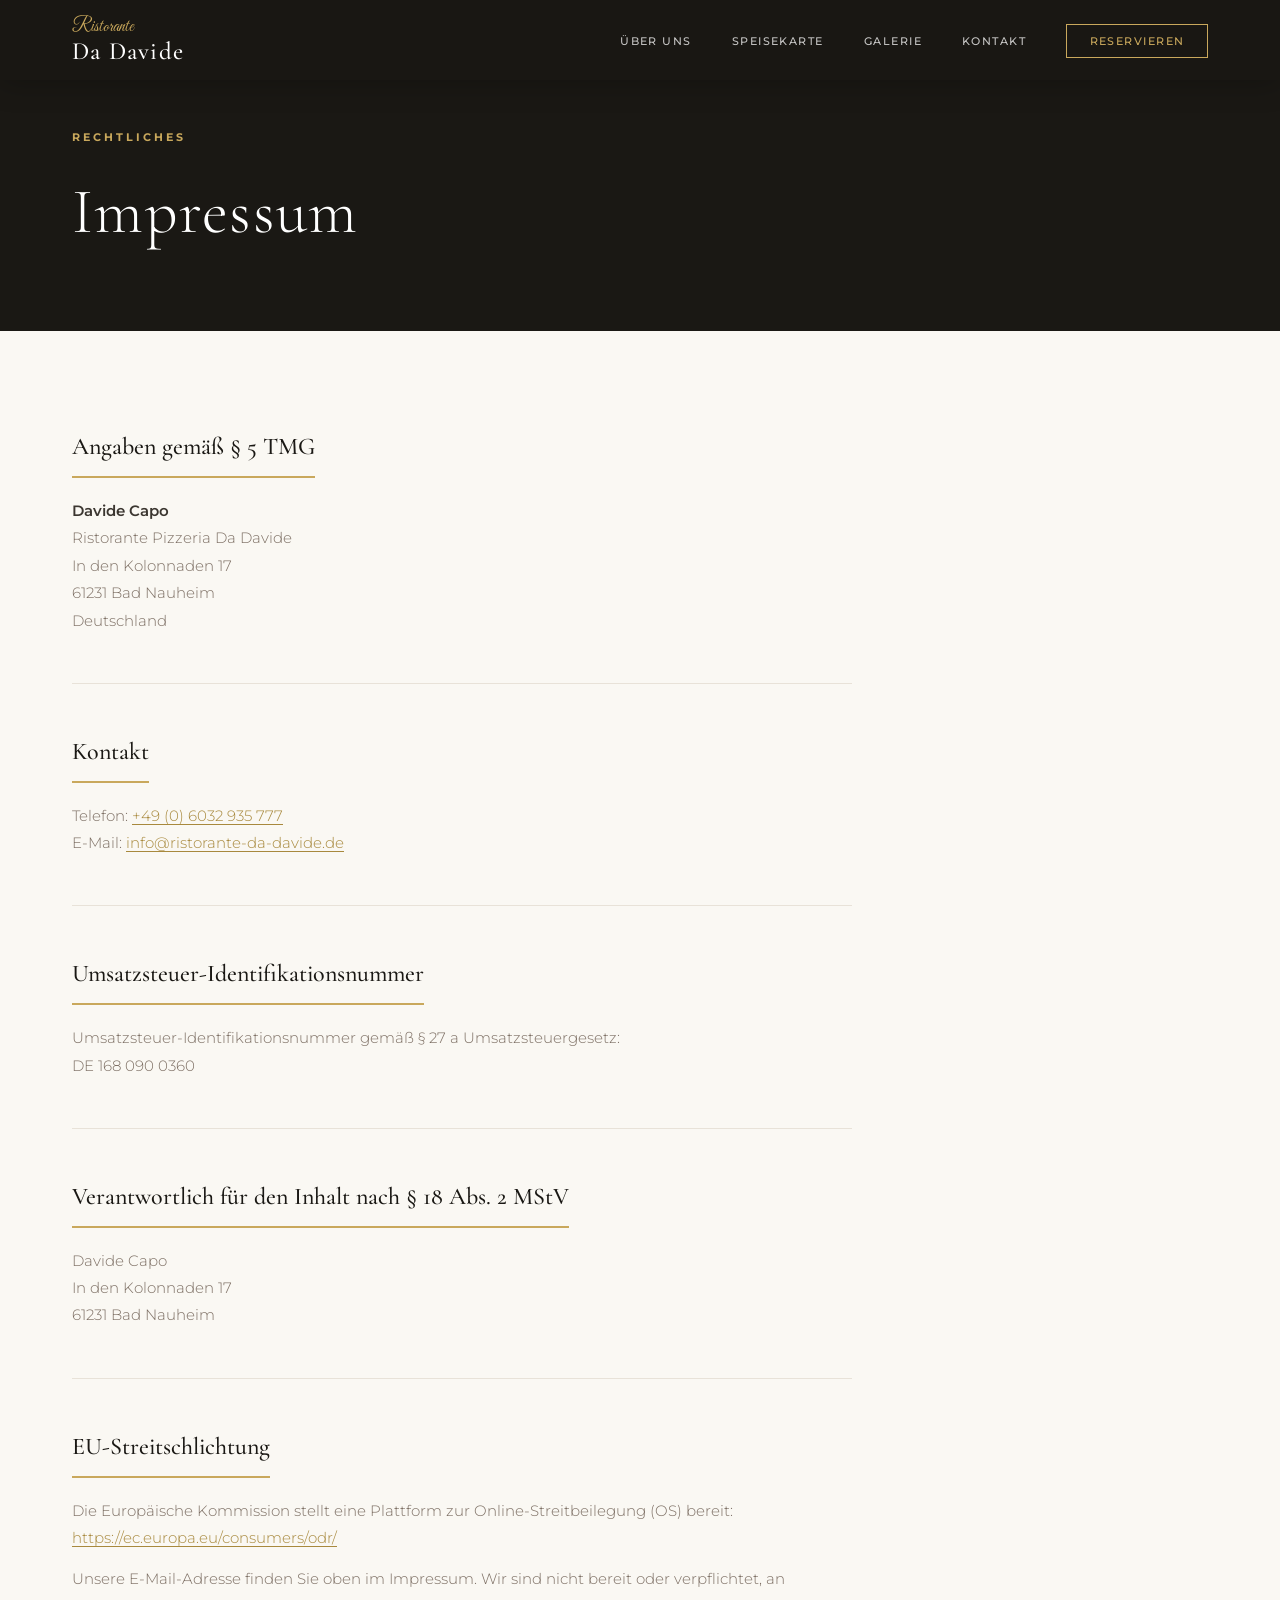
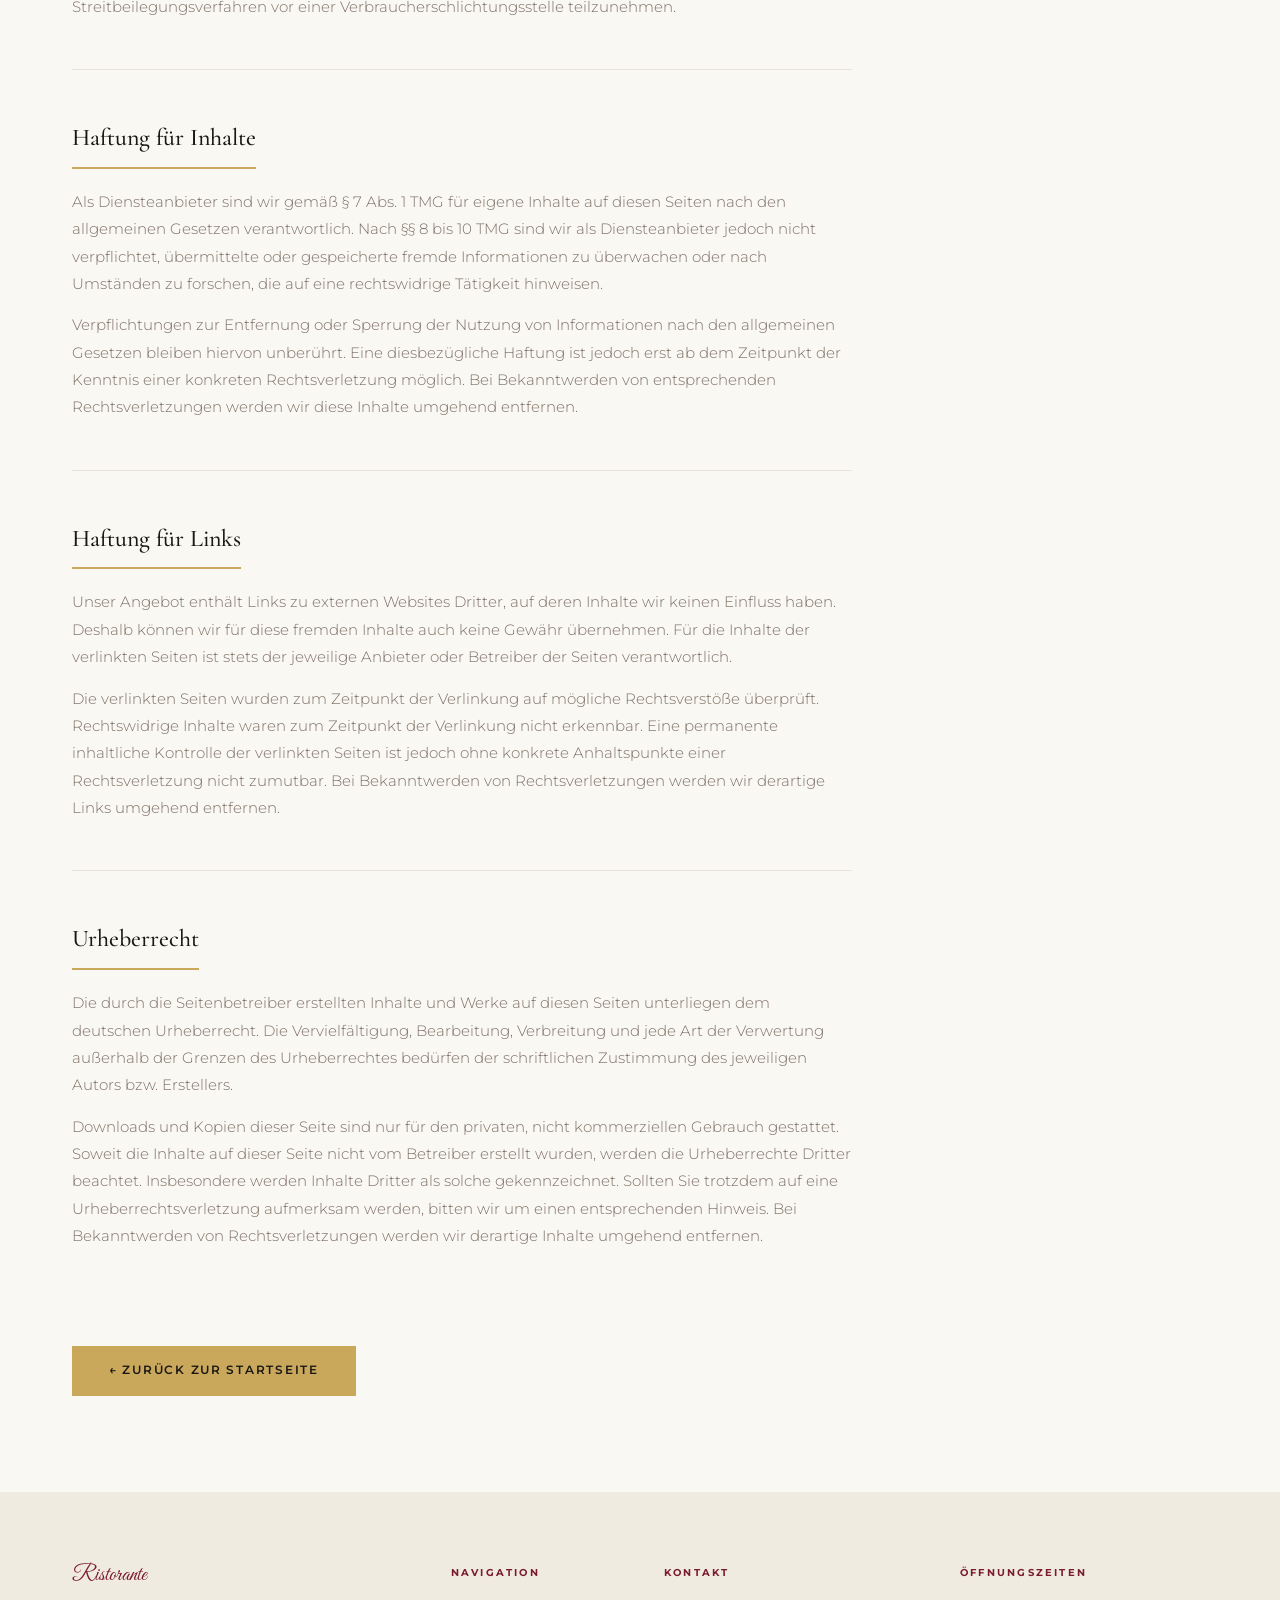
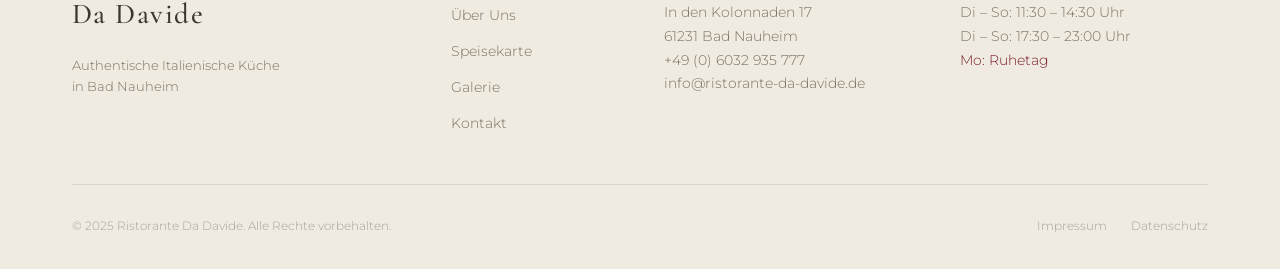
<file: impressum.html>
<!DOCTYPE html>
<html lang="de">
<head>
  <meta charset="UTF-8">
  <meta name="viewport" content="width=device-width, initial-scale=1.0">
  <meta name="robots" content="noindex, follow">
  <title>Impressum | Ristorante Da Davide Bad Nauheim</title>
  <link rel="preconnect" href="https://fonts.googleapis.com">
  <link rel="preconnect" href="https://fonts.gstatic.com" crossorigin>
  <link href="https://fonts.googleapis.com/css2?family=Cormorant+Garamond:ital,wght@0,300;0,400;0,500;1,400&family=Montserrat:wght@300;400;500;600;700&family=Great+Vibes&display=swap" rel="stylesheet">
  <link rel="stylesheet" href="css/style.css">
  <link rel="stylesheet" href="css/legal.css">
</head>
<body>

  <!-- NAV -->
  <nav class="nav scrolled" id="nav">
    <div class="nav__container">
      <a href="index.html" class="nav__logo">
        <span class="nav__logo-script">Ristorante</span>
        <span class="nav__logo-main">Da Davide</span>
      </a>
      <ul class="nav__links">
        <li><a href="index.html#about">Über Uns</a></li>
        <li><a href="index.html#menu">Speisekarte</a></li>
        <li><a href="index.html#gallery">Galerie</a></li>
        <li><a href="index.html#contact">Kontakt</a></li>
        <li><a href="tel:+496032935777" class="nav__cta">Reservieren</a></li>
      </ul>
      <button class="nav__burger" id="burger" aria-label="Menü öffnen">
        <span></span><span></span><span></span>
      </button>
    </div>
  </nav>

  <!-- MOBILE MENU -->
  <div class="mobile-menu" id="mobileMenu">
    <button class="mobile-menu__close" id="mobileClose" aria-label="Schließen">✕</button>
    <ul>
      <li><a href="index.html#about" class="mobile-menu__link">Über Uns</a></li>
      <li><a href="index.html#menu" class="mobile-menu__link">Speisekarte</a></li>
      <li><a href="index.html#gallery" class="mobile-menu__link">Galerie</a></li>
      <li><a href="index.html#contact" class="mobile-menu__link">Kontakt</a></li>
      <li><a href="tel:+496032935777" class="mobile-menu__link mobile-menu__link--cta">Reservieren</a></li>
    </ul>
  </div>

  <!-- PAGE HEADER -->
  <div class="legal-hero">
    <div class="container">
      <p class="section__label">Rechtliches</p>
      <h1 class="legal-hero__title">Impressum</h1>
    </div>
  </div>

  <!-- CONTENT -->
  <main class="legal-content section">
    <div class="container">
      <div class="legal-body">

        <section class="legal-section">
          <h2>Angaben gemäß § 5 TMG</h2>
          <p>
            <strong>Davide Capo</strong><br>
            Ristorante Pizzeria Da Davide<br>
            In den Kolonnaden 17<br>
            61231 Bad Nauheim<br>
            Deutschland
          </p>
        </section>

        <section class="legal-section">
          <h2>Kontakt</h2>
          <p>
            Telefon: <a href="tel:+496032935777">+49 (0) 6032 935 777</a><br>
            E-Mail: <a href="mailto:info@ristorante-da-davide.de">info@ristorante-da-davide.de</a>
          </p>
        </section>

        <section class="legal-section">
          <h2>Umsatzsteuer-Identifikationsnummer</h2>
          <p>
            Umsatzsteuer-Identifikationsnummer gemäß § 27 a Umsatzsteuergesetz:<br>
            DE 168 090 0360
          </p>
        </section>

        <section class="legal-section">
          <h2>Verantwortlich für den Inhalt nach § 18 Abs. 2 MStV</h2>
          <p>
            Davide Capo<br>
            In den Kolonnaden 17<br>
            61231 Bad Nauheim
          </p>
        </section>

        <section class="legal-section">
          <h2>EU-Streitschlichtung</h2>
          <p>
            Die Europäische Kommission stellt eine Plattform zur Online-Streitbeilegung (OS) bereit:
            <a href="https://ec.europa.eu/consumers/odr/" target="_blank" rel="noopener noreferrer">https://ec.europa.eu/consumers/odr/</a>
          </p>
          <p>
            Unsere E-Mail-Adresse finden Sie oben im Impressum. Wir sind nicht bereit oder verpflichtet, an
            Streitbeilegungsverfahren vor einer Verbraucherschlichtungsstelle teilzunehmen.
          </p>
        </section>

        <section class="legal-section">
          <h2>Haftung für Inhalte</h2>
          <p>
            Als Diensteanbieter sind wir gemäß § 7 Abs. 1 TMG für eigene Inhalte auf diesen Seiten nach den
            allgemeinen Gesetzen verantwortlich. Nach §§ 8 bis 10 TMG sind wir als Diensteanbieter jedoch nicht
            verpflichtet, übermittelte oder gespeicherte fremde Informationen zu überwachen oder nach Umständen
            zu forschen, die auf eine rechtswidrige Tätigkeit hinweisen.
          </p>
          <p>
            Verpflichtungen zur Entfernung oder Sperrung der Nutzung von Informationen nach den allgemeinen
            Gesetzen bleiben hiervon unberührt. Eine diesbezügliche Haftung ist jedoch erst ab dem Zeitpunkt
            der Kenntnis einer konkreten Rechtsverletzung möglich. Bei Bekanntwerden von entsprechenden
            Rechtsverletzungen werden wir diese Inhalte umgehend entfernen.
          </p>
        </section>

        <section class="legal-section">
          <h2>Haftung für Links</h2>
          <p>
            Unser Angebot enthält Links zu externen Websites Dritter, auf deren Inhalte wir keinen Einfluss haben.
            Deshalb können wir für diese fremden Inhalte auch keine Gewähr übernehmen. Für die Inhalte der
            verlinkten Seiten ist stets der jeweilige Anbieter oder Betreiber der Seiten verantwortlich.
          </p>
          <p>
            Die verlinkten Seiten wurden zum Zeitpunkt der Verlinkung auf mögliche Rechtsverstöße überprüft.
            Rechtswidrige Inhalte waren zum Zeitpunkt der Verlinkung nicht erkennbar. Eine permanente inhaltliche
            Kontrolle der verlinkten Seiten ist jedoch ohne konkrete Anhaltspunkte einer Rechtsverletzung nicht
            zumutbar. Bei Bekanntwerden von Rechtsverletzungen werden wir derartige Links umgehend entfernen.
          </p>
        </section>

        <section class="legal-section">
          <h2>Urheberrecht</h2>
          <p>
            Die durch die Seitenbetreiber erstellten Inhalte und Werke auf diesen Seiten unterliegen dem deutschen
            Urheberrecht. Die Vervielfältigung, Bearbeitung, Verbreitung und jede Art der Verwertung außerhalb der
            Grenzen des Urheberrechtes bedürfen der schriftlichen Zustimmung des jeweiligen Autors bzw. Erstellers.
          </p>
          <p>
            Downloads und Kopien dieser Seite sind nur für den privaten, nicht kommerziellen Gebrauch gestattet.
            Soweit die Inhalte auf dieser Seite nicht vom Betreiber erstellt wurden, werden die Urheberrechte
            Dritter beachtet. Insbesondere werden Inhalte Dritter als solche gekennzeichnet. Sollten Sie trotzdem
            auf eine Urheberrechtsverletzung aufmerksam werden, bitten wir um einen entsprechenden Hinweis.
            Bei Bekanntwerden von Rechtsverletzungen werden wir derartige Inhalte umgehend entfernen.
          </p>
        </section>

        <div class="legal-back">
          <a href="index.html" class="btn btn--gold">← Zurück zur Startseite</a>
        </div>

      </div>
    </div>
  </main>

  <!-- FOOTER -->
  <footer class="footer">
    <div class="container">
      <div class="footer__grid">
        <div class="footer__brand">
          <p class="footer__logo-script">Ristorante</p>
          <p class="footer__logo-main">Da Davide</p>
          <p class="footer__tagline">Authentische Italienische Küche<br>in Bad Nauheim</p>
        </div>
        <div class="footer__nav">
          <h4 class="footer__nav-title">Navigation</h4>
          <ul>
            <li><a href="index.html#about">Über Uns</a></li>
            <li><a href="index.html#menu">Speisekarte</a></li>
            <li><a href="index.html#gallery">Galerie</a></li>
            <li><a href="index.html#contact">Kontakt</a></li>
          </ul>
        </div>
        <div class="footer__contact-col">
          <h4 class="footer__nav-title">Kontakt</h4>
          <p>In den Kolonnaden 17<br>61231 Bad Nauheim</p>
          <p><a href="tel:+496032935777">+49 (0) 6032 935 777</a></p>
          <p><a href="mailto:info@ristorante-da-davide.de">info@ristorante-da-davide.de</a></p>
        </div>
        <div class="footer__hours-col">
          <h4 class="footer__nav-title">Öffnungszeiten</h4>
          <p>Di – So: 11:30 – 14:30 Uhr</p>
          <p>Di – So: 17:30 – 23:00 Uhr</p>
          <p class="footer__closed">Mo: Ruhetag</p>
        </div>
      </div>
      <div class="footer__bottom">
        <p class="footer__copy">© 2025 Ristorante Da Davide. Alle Rechte vorbehalten.</p>
        <div class="footer__legal">
          <a href="impressum.html">Impressum</a>
          <a href="datenschutz.html">Datenschutz</a>
        </div>
      </div>
    </div>
  </footer>

  <script src="js/legal.js"></script>
</body>
</html>
</file>
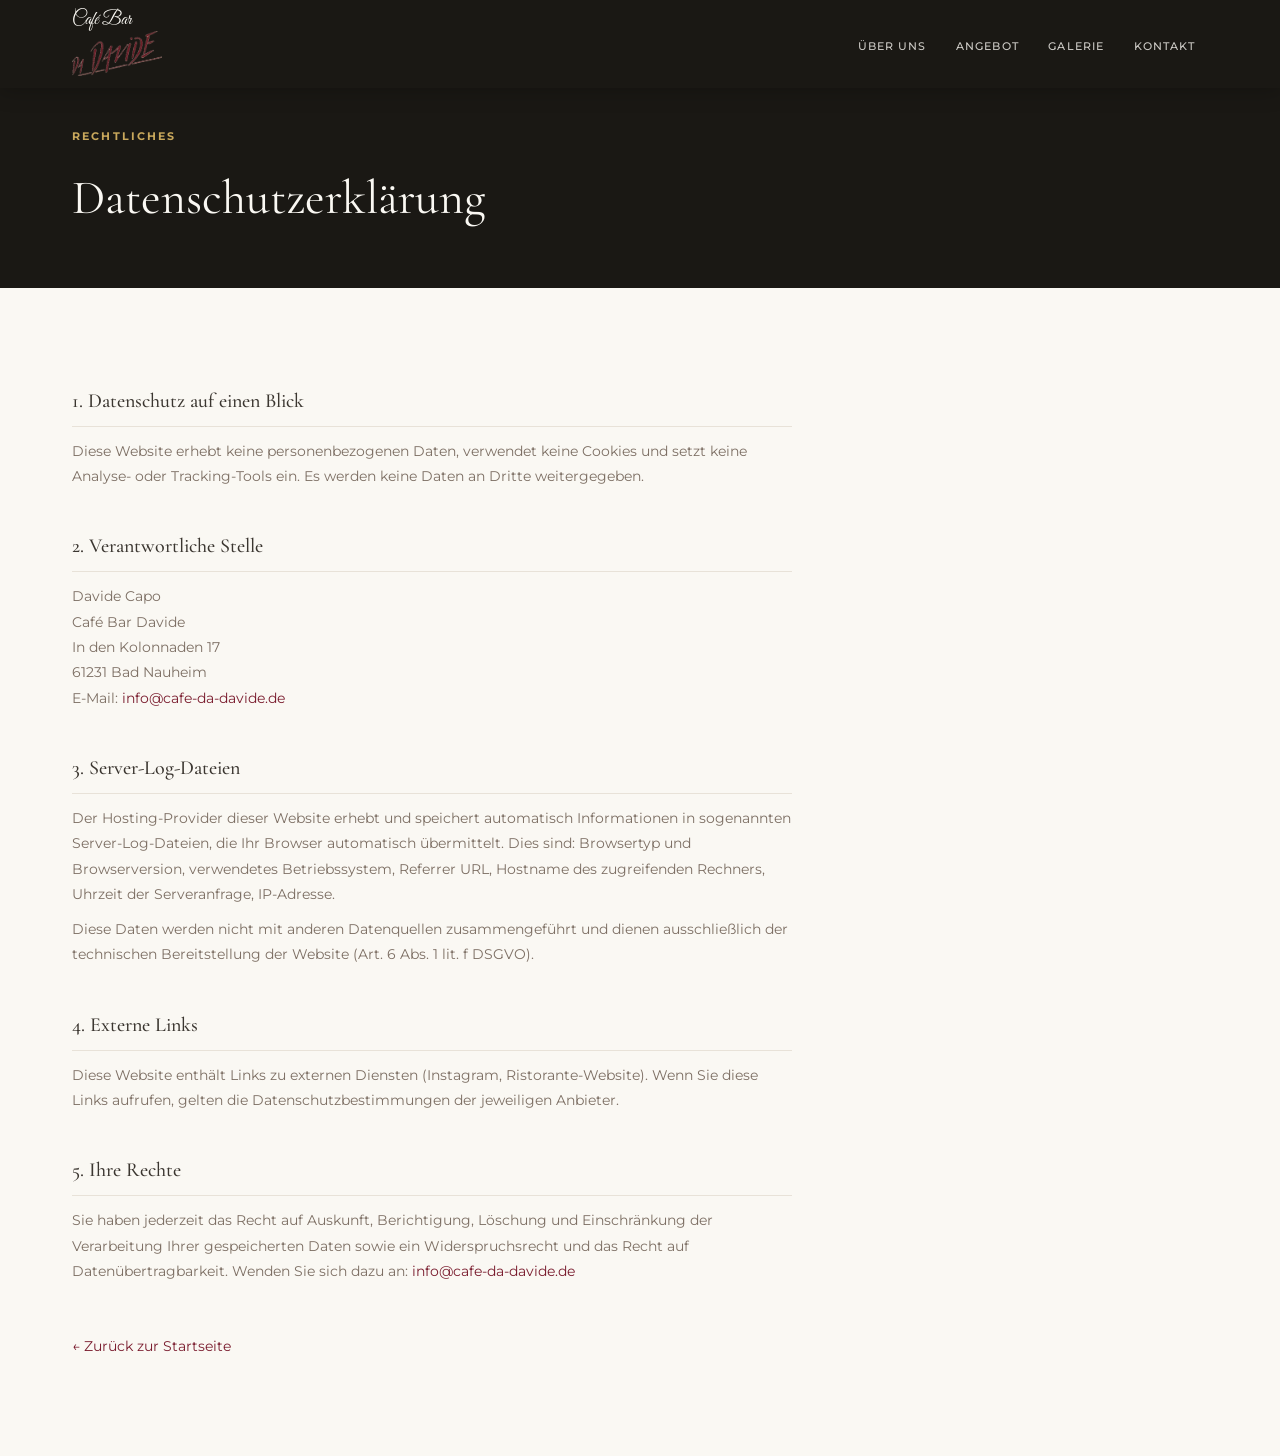
<file: cafe/datenschutz.html>
<!DOCTYPE html>
<html lang="de">
<head>
  <meta charset="UTF-8">
  <meta name="viewport" content="width=device-width, initial-scale=1.0">
  <meta name="robots" content="noindex, follow">
  <title>Datenschutz | Café Bar Davide Bad Nauheim</title>
  <link rel="preconnect" href="https://fonts.googleapis.com">
  <link rel="preconnect" href="https://fonts.gstatic.com" crossorigin>
  <link href="https://fonts.googleapis.com/css2?family=Cormorant+Garamond:ital,wght@0,300;0,400;0,500;1,400&family=Montserrat:wght@300;400;500;600;700&family=Great+Vibes&display=swap" rel="stylesheet">
  <link rel="stylesheet" href="css/style.css">
  <style>
    .legal-hero {
      background: var(--dark);
      padding: 8rem 0 3rem;
    }
    .legal-hero .section__label { color: var(--gold); }
    .legal-hero__title {
      font-family: var(--font-serif);
      font-size: clamp(2rem, 5vw, 3rem);
      font-weight: 400;
      color: var(--cream);
      margin-top: 0.5rem;
    }
    .legal-content { background: var(--cream); }
    .legal-body { max-width: 720px; }
    .legal-section { margin-bottom: 2.5rem; }
    .legal-section h2 {
      font-family: var(--font-serif);
      font-size: 1.25rem;
      font-weight: 500;
      color: var(--text);
      margin-bottom: 0.75rem;
      padding-bottom: 0.5rem;
      border-bottom: 1px solid var(--light);
    }
    .legal-section p, .legal-section li {
      font-size: 0.88rem;
      color: var(--text-light);
      line-height: 1.8;
      margin-bottom: 0.6rem;
    }
    .legal-section a { color: var(--wine); }
    .legal-section a:hover { text-decoration: underline; }
  </style>
</head>
<body>

  <nav class="nav scrolled" id="nav">
    <div class="nav__container">
      <a href="index.html" class="nav__logo">
        <span class="nav__logo-script">Café Bar</span>
        <img src="../img/logo-davide.png" srcset="../img/logo-davide.png 1x, ../img/logo-davide@2x.png 2x" alt="Davide" class="nav__logo-img" style="filter:none">
      </a>
      <ul class="nav__links">
        <li><a href="index.html#about">Über Uns</a></li>
        <li><a href="index.html#angebot">Angebot</a></li>
        <li><a href="index.html#gallery">Galerie</a></li>
        <li><a href="index.html#contact">Kontakt</a></li>
      </ul>
    </div>
  </nav>

  <div class="legal-hero">
    <div class="container">
      <p class="section__label">Rechtliches</p>
      <h1 class="legal-hero__title">Datenschutzerklärung</h1>
    </div>
  </div>

  <main class="legal-content section">
    <div class="container">
      <div class="legal-body">

        <section class="legal-section">
          <h2>1. Datenschutz auf einen Blick</h2>
          <p>Diese Website erhebt keine personenbezogenen Daten, verwendet keine Cookies und setzt keine Analyse- oder Tracking-Tools ein. Es werden keine Daten an Dritte weitergegeben.</p>
        </section>

        <section class="legal-section">
          <h2>2. Verantwortliche Stelle</h2>
          <p>
            Davide Capo<br>
            Café Bar Davide<br>
            In den Kolonnaden 17<br>
            61231 Bad Nauheim<br>
            E-Mail: <a href="mailto:info@cafe-da-davide.de">info@cafe-da-davide.de</a>
          </p>
        </section>

        <section class="legal-section">
          <h2>3. Server-Log-Dateien</h2>
          <p>
            Der Hosting-Provider dieser Website erhebt und speichert automatisch Informationen in sogenannten Server-Log-Dateien, die Ihr Browser automatisch übermittelt. Dies sind: Browsertyp und Browserversion, verwendetes Betriebssystem, Referrer URL, Hostname des zugreifenden Rechners, Uhrzeit der Serveranfrage, IP-Adresse.
          </p>
          <p>Diese Daten werden nicht mit anderen Datenquellen zusammengeführt und dienen ausschließlich der technischen Bereitstellung der Website (Art. 6 Abs. 1 lit. f DSGVO).</p>
        </section>

        <section class="legal-section">
          <h2>4. Externe Links</h2>
          <p>Diese Website enthält Links zu externen Diensten (Instagram, Ristorante-Website). Wenn Sie diese Links aufrufen, gelten die Datenschutzbestimmungen der jeweiligen Anbieter.</p>
        </section>

        <section class="legal-section">
          <h2>5. Ihre Rechte</h2>
          <p>Sie haben jederzeit das Recht auf Auskunft, Berichtigung, Löschung und Einschränkung der Verarbeitung Ihrer gespeicherten Daten sowie ein Widerspruchsrecht und das Recht auf Datenübertragbarkeit. Wenden Sie sich dazu an: <a href="mailto:info@cafe-da-davide.de">info@cafe-da-davide.de</a></p>
        </section>

        <p style="margin-top:3rem">
          <a href="index.html" style="color:var(--wine);font-size:0.85rem">← Zurück zur Startseite</a>
        </p>

      </div>
    </div>
  </main>

</body>
</html>
</file>
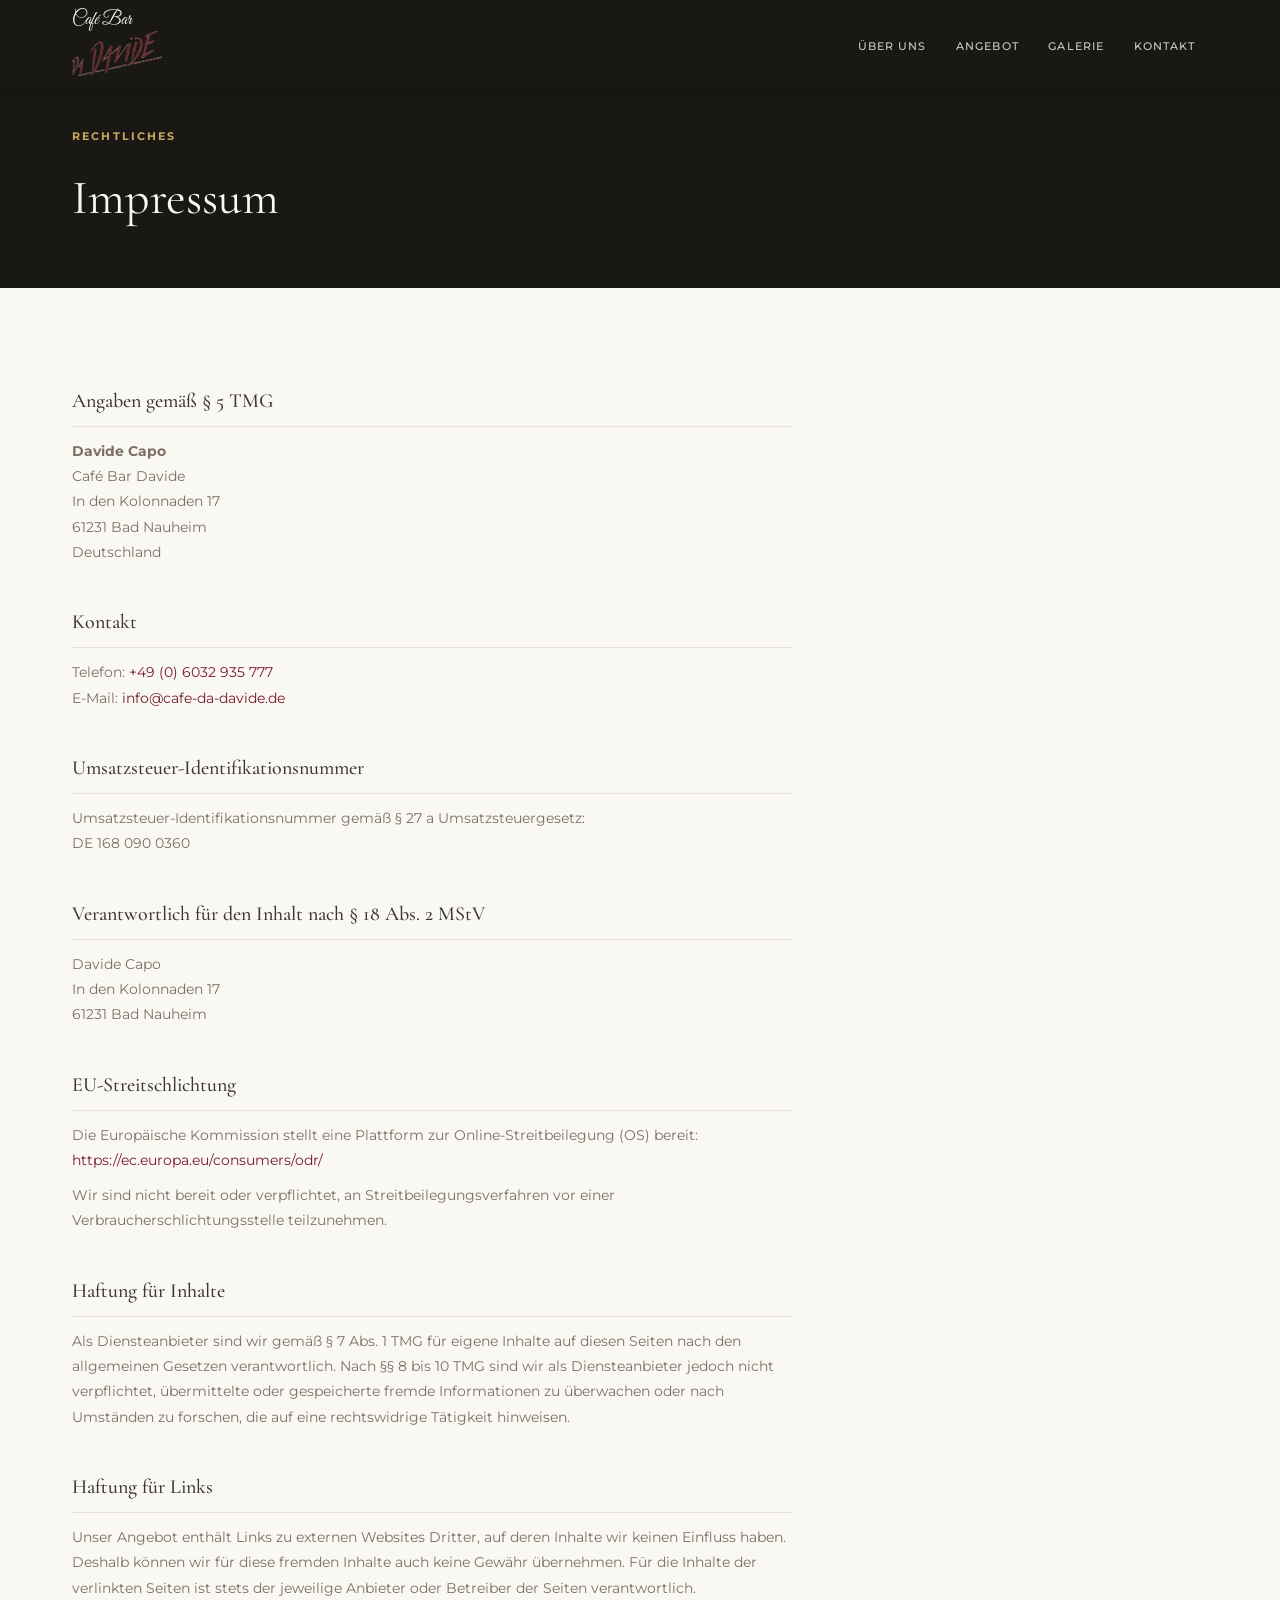
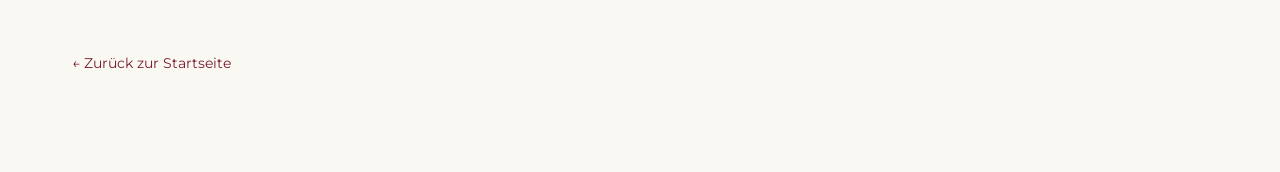
<file: cafe/impressum.html>
<!DOCTYPE html>
<html lang="de">
<head>
  <meta charset="UTF-8">
  <meta name="viewport" content="width=device-width, initial-scale=1.0">
  <meta name="robots" content="noindex, follow">
  <title>Impressum | Café Bar Davide Bad Nauheim</title>
  <link rel="preconnect" href="https://fonts.googleapis.com">
  <link rel="preconnect" href="https://fonts.gstatic.com" crossorigin>
  <link href="https://fonts.googleapis.com/css2?family=Cormorant+Garamond:ital,wght@0,300;0,400;0,500;1,400&family=Montserrat:wght@300;400;500;600;700&family=Great+Vibes&display=swap" rel="stylesheet">
  <link rel="stylesheet" href="css/style.css">
  <style>
    .legal-hero {
      background: var(--dark);
      padding: 8rem 0 3rem;
    }
    .legal-hero .section__label { color: var(--gold); }
    .legal-hero__title {
      font-family: var(--font-serif);
      font-size: clamp(2rem, 5vw, 3rem);
      font-weight: 400;
      color: var(--cream);
      margin-top: 0.5rem;
    }
    .legal-content { background: var(--cream); }
    .legal-body { max-width: 720px; }
    .legal-section { margin-bottom: 2.5rem; }
    .legal-section h2 {
      font-family: var(--font-serif);
      font-size: 1.25rem;
      font-weight: 500;
      color: var(--text);
      margin-bottom: 0.75rem;
      padding-bottom: 0.5rem;
      border-bottom: 1px solid var(--light);
    }
    .legal-section p, .legal-section li {
      font-size: 0.88rem;
      color: var(--text-light);
      line-height: 1.8;
      margin-bottom: 0.6rem;
    }
    .legal-section a { color: var(--wine); }
    .legal-section a:hover { text-decoration: underline; }
  </style>
</head>
<body>

  <nav class="nav scrolled" id="nav">
    <div class="nav__container">
      <a href="index.html" class="nav__logo">
        <span class="nav__logo-script">Café Bar</span>
        <img src="../img/logo-davide.png" srcset="../img/logo-davide.png 1x, ../img/logo-davide@2x.png 2x" alt="Davide" class="nav__logo-img" style="filter:none">
      </a>
      <ul class="nav__links">
        <li><a href="index.html#about">Über Uns</a></li>
        <li><a href="index.html#angebot">Angebot</a></li>
        <li><a href="index.html#gallery">Galerie</a></li>
        <li><a href="index.html#contact">Kontakt</a></li>
      </ul>
    </div>
  </nav>

  <div class="legal-hero">
    <div class="container">
      <p class="section__label">Rechtliches</p>
      <h1 class="legal-hero__title">Impressum</h1>
    </div>
  </div>

  <main class="legal-content section">
    <div class="container">
      <div class="legal-body">

        <section class="legal-section">
          <h2>Angaben gemäß § 5 TMG</h2>
          <p>
            <strong>Davide Capo</strong><br>
            Café Bar Davide<br>
            In den Kolonnaden 17<br>
            61231 Bad Nauheim<br>
            Deutschland
          </p>
        </section>

        <section class="legal-section">
          <h2>Kontakt</h2>
          <p>
            Telefon: <a href="tel:+496032935777">+49 (0) 6032 935 777</a><br>
            E-Mail: <a href="mailto:info@cafe-da-davide.de">info@cafe-da-davide.de</a>
          </p>
        </section>

        <section class="legal-section">
          <h2>Umsatzsteuer-Identifikationsnummer</h2>
          <p>
            Umsatzsteuer-Identifikationsnummer gemäß § 27 a Umsatzsteuergesetz:<br>
            DE 168 090 0360
          </p>
        </section>

        <section class="legal-section">
          <h2>Verantwortlich für den Inhalt nach § 18 Abs. 2 MStV</h2>
          <p>
            Davide Capo<br>
            In den Kolonnaden 17<br>
            61231 Bad Nauheim
          </p>
        </section>

        <section class="legal-section">
          <h2>EU-Streitschlichtung</h2>
          <p>
            Die Europäische Kommission stellt eine Plattform zur Online-Streitbeilegung (OS) bereit:
            <a href="https://ec.europa.eu/consumers/odr/" target="_blank" rel="noopener noreferrer">https://ec.europa.eu/consumers/odr/</a>
          </p>
          <p>
            Wir sind nicht bereit oder verpflichtet, an Streitbeilegungsverfahren vor einer Verbraucherschlichtungsstelle teilzunehmen.
          </p>
        </section>

        <section class="legal-section">
          <h2>Haftung für Inhalte</h2>
          <p>
            Als Diensteanbieter sind wir gemäß § 7 Abs. 1 TMG für eigene Inhalte auf diesen Seiten nach den allgemeinen Gesetzen verantwortlich. Nach §§ 8 bis 10 TMG sind wir als Diensteanbieter jedoch nicht verpflichtet, übermittelte oder gespeicherte fremde Informationen zu überwachen oder nach Umständen zu forschen, die auf eine rechtswidrige Tätigkeit hinweisen.
          </p>
        </section>

        <section class="legal-section">
          <h2>Haftung für Links</h2>
          <p>
            Unser Angebot enthält Links zu externen Websites Dritter, auf deren Inhalte wir keinen Einfluss haben. Deshalb können wir für diese fremden Inhalte auch keine Gewähr übernehmen. Für die Inhalte der verlinkten Seiten ist stets der jeweilige Anbieter oder Betreiber der Seiten verantwortlich.
          </p>
        </section>

        <p style="margin-top:3rem">
          <a href="index.html" style="color:var(--wine);font-size:0.85rem">← Zurück zur Startseite</a>
        </p>

      </div>
    </div>
  </main>

</body>
</html>
</file>
<file: css/style.css>
/* ============================================
   DESIGN TOKENS
   ============================================ */
:root {
  --dark:       #1A1814;
  --dark-soft:  #242018;
  --cream:      #FAF8F3;
  --cream-dark: #F0EBE0;
  --gold:       #C9A85C;
  --gold-dark:  #A8893D;
  --gold-light: #E8D5A3;
  --wine:       #7A1C2E;
  --text:       #3B3630;
  --text-light: #7D6F64;
  --light:      #E8E2D8;
  --white:      #FFFFFF;

  --font-serif:  'Cormorant Garamond', Georgia, serif;
  --font-sans:   'Montserrat', -apple-system, sans-serif;
  --font-script: 'Great Vibes', cursive;

  --max-width:  1200px;
  --transition: 0.3s ease;
  --shadow:     0 2px 20px rgba(0,0,0,0.06);
  --shadow-md:  0 8px 40px rgba(0,0,0,0.1);
}

/* ============================================
   RESET & BASE
   ============================================ */
*, *::before, *::after { box-sizing: border-box; margin: 0; padding: 0; }

html { scroll-behavior: smooth; font-size: 16px; }

body {
  font-family: var(--font-sans);
  color: var(--text);
  background-color: var(--cream);
  line-height: 1.7;
  overflow-x: hidden;
}

img { max-width: 100%; height: auto; display: block; }
a { color: inherit; text-decoration: none; transition: var(--transition); }
ul { list-style: none; }

.container {
  max-width: var(--max-width);
  margin: 0 auto;
  padding: 0 2rem;
}

.section { padding: 6rem 0; }

/* ============================================
   SCROLL ANIMATIONS
   ============================================ */
.reveal {
  opacity: 0;
  transform: translateY(28px);
  transition: opacity 0.7s ease, transform 0.7s ease;
}
.reveal.visible {
  opacity: 1;
  transform: translateY(0);
}

/* ============================================
   BUTTONS
   ============================================ */
.btn {
  display: inline-flex;
  align-items: center;
  gap: 0.5rem;
  padding: 0.875rem 2.25rem;
  font-family: var(--font-sans);
  font-size: 0.72rem;
  font-weight: 600;
  letter-spacing: 0.15em;
  text-transform: uppercase;
  border: 1.5px solid transparent;
  cursor: pointer;
  transition: var(--transition);
  white-space: nowrap;
}

.btn--primary {
  background: var(--gold);
  color: var(--dark);
  border-color: var(--gold);
}
.btn--primary:hover {
  background: var(--gold-dark);
  border-color: var(--gold-dark);
  transform: translateY(-1px);
  box-shadow: 0 8px 20px rgba(201,168,92,0.35);
}

.btn--outline {
  background: transparent;
  color: var(--white);
  border-color: rgba(255,255,255,0.45);
}
.btn--outline:hover {
  background: rgba(255,255,255,0.1);
  border-color: var(--white);
}

.btn--gold {
  background: var(--gold);
  color: var(--dark);
  border-color: var(--gold);
}
.btn--gold:hover {
  background: var(--dark);
  color: var(--gold);
  border-color: var(--dark);
  transform: translateY(-1px);
}

.btn--full { width: 100%; justify-content: center; }

/* ============================================
   SECTION HEADERS
   ============================================ */
.section__header { text-align: center; margin-bottom: 4rem; }

.section__label {
  display: inline-block;
  font-size: 0.68rem;
  font-weight: 700;
  letter-spacing: 0.28em;
  text-transform: uppercase;
  color: var(--gold);
  margin-bottom: 1rem;
}

.section__title {
  font-family: var(--font-serif);
  font-size: clamp(2.4rem, 5vw, 3.8rem);
  font-weight: 300;
  color: var(--dark);
  line-height: 1.1;
  margin-bottom: 1rem;
}

.section__subtitle {
  font-size: 0.95rem;
  color: var(--text-light);
  max-width: 580px;
  margin: 0 auto;
  font-weight: 300;
}

.section__title em { font-style: italic; color: var(--text-light); }

/* ============================================
   NAV
   ============================================ */
.nav {
  position: fixed;
  top: 0; left: 0; right: 0;
  z-index: 1000;
  padding: 1.5rem 0;
  transition: all 0.4s ease;
}

.nav.scrolled {
  background: rgba(26, 24, 20, 0.97);
  padding: 1rem 0;
  backdrop-filter: blur(10px);
  -webkit-backdrop-filter: blur(10px);
  box-shadow: 0 2px 30px rgba(0,0,0,0.25);
}

.nav__container {
  max-width: var(--max-width);
  margin: 0 auto;
  padding: 0 2rem;
  display: flex;
  align-items: center;
  justify-content: space-between;
}

.nav__logo { display: flex; flex-direction: column; line-height: 1; }

.nav__logo-script {
  font-family: var(--font-script);
  font-size: 1.1rem;
  color: var(--gold);
  line-height: 1.3;
}

.nav__logo-main {
  font-family: var(--font-serif);
  font-size: 1.55rem;
  font-weight: 500;
  color: var(--white);
  letter-spacing: 0.05em;
  line-height: 1;
}

/* Logo image variants */
.nav__logo-img {
  width: 110px;
  height: auto;
  display: block;
  filter: drop-shadow(0 0 10px rgba(245,235,215,0.4)) drop-shadow(0 1px 4px rgba(0,0,0,0.45));
  transition: filter 0.3s;
}
.nav.scrolled .nav__logo-img {
  filter: drop-shadow(0 0 8px rgba(245,235,215,0.35));
}

.hero__logo-img {
  display: block;
  width: clamp(260px, 42vw, 480px);
  height: auto;
  filter: drop-shadow(0 0 22px rgba(245,235,215,0.55)) drop-shadow(0 2px 8px rgba(0,0,0,0.5));
  margin: 0 auto;
  animation: fadeIn 0.8s 0.5s both;
}

.footer__logo-img {
  width: 130px;
  height: auto;
  display: block;
  margin-bottom: 0.5rem;
}

.nav__links {
  display: flex;
  align-items: center;
  gap: 2.5rem;
}

.nav__links li a {
  font-size: 0.7rem;
  font-weight: 500;
  letter-spacing: 0.13em;
  text-transform: uppercase;
  color: rgba(255,255,255,0.75);
}
.nav__links li a:hover { color: var(--gold); }

.nav__cta {
  padding: 0.55rem 1.4rem;
  border: 1px solid var(--gold);
  color: var(--gold) !important;
  font-size: 0.7rem;
  font-weight: 600;
  letter-spacing: 0.13em;
}
.nav__cta:hover {
  background: var(--gold);
  color: var(--dark) !important;
}

.nav__lang {
  background: transparent;
  border: 1px solid rgba(255,255,255,0.35);
  color: var(--white);
  font-family: var(--font-sans);
  font-size: 0.7rem;
  font-weight: 600;
  letter-spacing: 0.1em;
  padding: 0.3rem 0.65rem;
  border-radius: 3px;
  cursor: pointer;
  transition: border-color 0.2s, color 0.2s;
  margin-left: 0.75rem;
}
.nav__lang:hover { border-color: var(--gold); color: var(--gold); }
.nav.scrolled .nav__lang { color: rgba(255,255,255,0.75); border-color: rgba(255,255,255,0.25); }
.nav.scrolled .nav__lang:hover { border-color: var(--gold); color: var(--gold); }

.nav__burger {
  display: none;
  flex-direction: column;
  gap: 5px;
  background: none;
  border: none;
  cursor: pointer;
  padding: 4px;
}
.nav__burger span {
  display: block;
  width: 24px;
  height: 1.5px;
  background: var(--white);
  transition: var(--transition);
}
.nav__burger.open span:nth-child(1) { transform: translateY(6.5px) rotate(45deg); }
.nav__burger.open span:nth-child(2) { opacity: 0; }
.nav__burger.open span:nth-child(3) { transform: translateY(-6.5px) rotate(-45deg); }

/* ============================================
   MOBILE MENU
   ============================================ */
.mobile-menu {
  display: none;
  position: fixed;
  inset: 0;
  background: var(--dark);
  z-index: 999;
  flex-direction: column;
  align-items: center;
  justify-content: center;
}
.mobile-menu.open { display: flex; }

.mobile-menu__close {
  position: absolute;
  top: 1.5rem; right: 2rem;
  background: none;
  border: none;
  color: rgba(255,255,255,0.4);
  font-size: 1.5rem;
  cursor: pointer;
  transition: var(--transition);
}
.mobile-menu__close:hover { color: var(--white); }

.mobile-menu ul { text-align: center; }

.mobile-menu__link {
  display: block;
  font-family: var(--font-serif);
  font-size: 2.75rem;
  font-weight: 300;
  color: rgba(255,255,255,0.8);
  padding: 0.6rem 2rem;
  letter-spacing: 0.03em;
  transition: var(--transition);
}
.mobile-menu__link:hover { color: var(--gold); }
.mobile-menu__link--cta {
  font-size: 1rem;
  font-family: var(--font-sans);
  letter-spacing: 0.15em;
  text-transform: uppercase;
  color: var(--gold) !important;
  border: 1px solid var(--gold);
  padding: 0.75rem 2.5rem;
  margin-top: 1rem;
  font-weight: 600;
}

/* ============================================
   HERO
   ============================================ */
.hero {
  position: relative;
  height: 100vh;
  min-height: 680px;
  display: flex;
  align-items: center;
  justify-content: center;
  overflow: hidden;
}

.hero__bg {
  position: absolute;
  inset: 0;
  background-image: url('../img/gallery-innenraum.jpg');
  background-size: cover;
  background-position: center;
  transform: scale(1.06);
  transition: transform 10s ease;
}
.hero.loaded .hero__bg { transform: scale(1); }

.hero__overlay {
  position: absolute;
  inset: 0;
  background: linear-gradient(
    160deg,
    rgba(26,24,20,0.88) 0%,
    rgba(26,24,20,0.62) 50%,
    rgba(26,24,20,0.78) 100%
  );
}

.hero__content {
  position: relative;
  z-index: 2;
  text-align: center;
  padding: 0 2rem;
  max-width: 920px;
}

.hero__script {
  font-family: var(--font-script);
  font-size: 2.1rem;
  color: var(--gold);
  display: block;
  margin-bottom: 0.4rem;
  opacity: 0;
  transform: translateY(18px);
  animation: fadeUp 0.8s 0.3s forwards;
}

.hero__title {
  display: flex;
  flex-direction: column;
  align-items: center;
  margin-bottom: 1.5rem;
}

.hero__title-ristorante {
  font-family: var(--font-serif);
  font-size: clamp(2rem, 5.5vw, 4.5rem);
  font-weight: 300;
  color: var(--white);
  letter-spacing: 0.25em;
  text-transform: uppercase;
  line-height: 1;
  opacity: 0;
  transform: translateY(18px);
  animation: fadeUp 0.8s 0.5s forwards;
}

.hero__title-davide {
  font-family: var(--font-serif);
  font-size: clamp(4rem, 13vw, 10rem);
  font-weight: 600;
  color: var(--white);
  letter-spacing: -0.02em;
  line-height: 0.88;
  opacity: 0;
  transform: translateY(18px);
  animation: fadeUp 0.8s 0.65s forwards;
}

.hero__divider {
  display: flex;
  align-items: center;
  gap: 1rem;
  justify-content: center;
  margin-bottom: 1.5rem;
  opacity: 0;
  animation: fadeIn 0.8s 0.82s forwards;
}
.hero__divider-line { display: block; width: 80px; height: 1px; background: var(--gold); opacity: 0.55; }
.hero__divider-icon { color: var(--gold); font-size: 0.75rem; }

.hero__tagline {
  font-size: 0.8rem;
  font-weight: 400;
  letter-spacing: 0.22em;
  text-transform: uppercase;
  color: rgba(255,255,255,0.7);
  margin-bottom: 2.5rem;
  opacity: 0;
  animation: fadeIn 0.8s 0.95s forwards;
}

.hero__actions {
  display: flex;
  gap: 1rem;
  justify-content: center;
  flex-wrap: wrap;
  margin-bottom: 3.5rem;
  opacity: 0;
  animation: fadeUp 0.8s 1.05s forwards;
}

.hero__info {
  display: flex;
  align-items: center;
  justify-content: center;
  gap: 2rem;
  opacity: 0;
  animation: fadeIn 0.8s 1.2s forwards;
}
.hero__info-item { display: flex; flex-direction: column; align-items: center; gap: 0.2rem; }
.hero__info-label {
  font-size: 0.72rem;
  font-weight: 700;
  letter-spacing: 0.18em;
  text-transform: uppercase;
  color: var(--gold);
}
.hero__info-value {
  font-family: var(--font-serif);
  font-size: 1.3rem;
  color: var(--white);
  font-weight: 300;
}
.hero__info-sep { width: 1px; height: 38px; background: rgba(255,255,255,0.18); }

.hero__holiday-note {
  text-align: center;
  font-size: 0.82rem;
  color: rgba(255,255,255,0.55);
  font-style: italic;
  margin-top: 0.6rem;
  letter-spacing: 0.03em;
  opacity: 0;
  animation: fadeIn 0.8s 1.4s forwards;
}

.hero__scroll {
  position: absolute;
  bottom: 2.5rem;
  left: 50%;
  transform: translateX(-50%);
  z-index: 2;
  display: flex;
  flex-direction: column;
  align-items: center;
  gap: 0.4rem;
  color: rgba(255,255,255,0.45);
  font-size: 0.62rem;
  font-weight: 600;
  letter-spacing: 0.15em;
  text-transform: uppercase;
  animation: scrollBounce 2.2s 1.5s infinite;
}
.hero__scroll:hover { color: var(--gold); }

@keyframes fadeUp  { to { opacity: 1; transform: translateY(0); } }
@keyframes fadeIn  { to { opacity: 1; } }
@keyframes scrollBounce {
  0%, 100% { transform: translateX(-50%) translateY(0); }
  50%       { transform: translateX(-50%) translateY(7px); }
}

/* ============================================
   ABOUT
   ============================================ */
.about { background: var(--cream); }

.about__grid {
  display: grid;
  grid-template-columns: 1fr 1fr;
  gap: 5rem;
  align-items: center;
}

.about__image { position: relative; }

.about__image-frame {
  position: relative;
  aspect-ratio: 4/5;
  overflow: hidden;
}
.about__image-frame::before {
  content: '';
  position: absolute;
  inset: -1.5rem 1.5rem 1.5rem -1.5rem;
  border: 1px solid var(--gold);
  opacity: 0.25;
  z-index: -1;
}
.about__image-frame img {
  width: 100%;
  height: 100%;
  object-fit: cover;
  transition: transform 0.8s ease;
}
.about__image-frame:hover img { transform: scale(1.04); }

.about__badge {
  position: absolute;
  bottom: -1.5rem;
  right: -1.5rem;
  background: var(--dark);
  color: var(--white);
  padding: 1.25rem 1.5rem;
  text-align: center;
  display: flex;
  flex-direction: column;
  gap: 0.2rem;
  min-width: 130px;
}
.about__badge-rating {
  font-family: var(--font-serif);
  font-size: 2.6rem;
  font-weight: 600;
  color: var(--gold);
  line-height: 1;
}
.about__badge-stars { color: var(--gold); font-size: 0.7rem; letter-spacing: 2px; }
.about__badge-text {
  font-size: 0.62rem;
  letter-spacing: 0.07em;
  color: rgba(255,255,255,0.5);
  text-transform: uppercase;
  line-height: 1.4;
}

.about__divider {
  width: 50px;
  height: 2px;
  background: linear-gradient(to right, var(--gold), var(--gold-light));
  margin: 1.5rem 0;
}

.about__text {
  font-size: 0.975rem;
  color: var(--text-light);
  margin-bottom: 1.1rem;
  font-weight: 300;
  line-height: 1.85;
}
.about__text em { font-style: italic; color: var(--text); }

.about__awards {
  display: flex;
  flex-direction: column;
  gap: 0.85rem;
  margin: 1.6rem 0 2rem;
  padding: 1.4rem 1.5rem;
  border-left: 2px solid var(--gold);
  background: rgba(201,168,92,0.05);
}
.about__award {
  display: flex;
  align-items: flex-start;
  gap: 0.85rem;
}
.about__award-icon { font-size: 1.2rem; flex-shrink: 0; margin-top: 0.1rem; }
.about__award strong {
  display: block;
  font-family: var(--font-sans);
  font-size: 0.82rem;
  font-weight: 600;
  letter-spacing: 0.04em;
  text-transform: uppercase;
  color: var(--text);
  margin-bottom: 0.15rem;
}
.about__award span {
  font-size: 0.8rem;
  color: var(--text-light);
  font-weight: 300;
}

.about__award-glyph {
  font-size: 1.1rem;
  color: var(--gold);
  flex-shrink: 0;
  margin-top: 0.1rem;
  line-height: 1;
}

.about__award-cert {
  width: 48px;
  height: auto;
  opacity: 0.65;
  margin-left: auto;
  flex-shrink: 0;
  border: 1px solid var(--light);
}

.about__stats {
  display: grid;
  grid-template-columns: repeat(3, 1fr);
  gap: 1.5rem;
  margin: 2.5rem 0;
  padding: 2rem 0;
  border-top: 1px solid var(--light);
  border-bottom: 1px solid var(--light);
}
.about__stat { display: flex; flex-direction: column; gap: 0.3rem; }
.about__stat-num {
  font-family: var(--font-serif);
  font-size: 2.1rem;
  font-weight: 500;
  color: var(--gold);
  line-height: 1;
}
.about__stat-label {
  font-size: 0.67rem;
  font-weight: 700;
  letter-spacing: 0.1em;
  text-transform: uppercase;
  color: var(--text-light);
}

/* ============================================
   FEATURES
   ============================================ */
.features { background: var(--dark); padding: 5rem 0; }

.features__grid {
  display: flex;
  gap: 0;
  align-items: stretch;
}

.feature {
  flex: 1;
  padding: 3rem 3.5rem;
  text-align: left;
  border-right: 1px solid rgba(255,255,255,0.08);
}
.feature:last-child { border-right: none; }

.feature__sep {
  color: var(--gold);
  font-size: 0.75rem;
  opacity: 0.45;
  align-self: center;
  flex-shrink: 0;
}

.feature__label {
  display: block;
  font-size: 0.62rem;
  font-weight: 700;
  letter-spacing: 0.22em;
  text-transform: uppercase;
  color: var(--gold);
  margin-bottom: 1rem;
}

.feature__title {
  font-family: var(--font-serif);
  font-size: clamp(1.6rem, 2.5vw, 2.2rem);
  font-weight: 400;
  color: var(--cream);
  margin-bottom: 1rem;
  font-style: italic;
  line-height: 1.15;
}

.feature__text {
  font-size: 0.85rem;
  color: rgba(255,255,255,0.5);
  line-height: 1.8;
  font-weight: 300;
}

/* ============================================
   MENU
   ============================================ */
.menu-section { background: var(--cream); }

.menu__tabs {
  display: flex;
  justify-content: center;
  flex-wrap: wrap;
  gap: 0;
  margin-bottom: 3rem;
  border-bottom: 1px solid var(--light);
}

.menu__tab {
  padding: 0.875rem 1.6rem;
  background: none;
  border: none;
  border-bottom: 2px solid transparent;
  margin-bottom: -1px;
  font-family: var(--font-sans);
  font-size: 0.7rem;
  font-weight: 600;
  letter-spacing: 0.13em;
  text-transform: uppercase;
  color: var(--text-light);
  cursor: pointer;
  transition: var(--transition);
}
.menu__tab:hover { color: var(--text); }
.menu__tab.active { color: var(--gold); border-bottom-color: var(--gold); }

.menu__tab--reco { color: var(--gold-dark); }
.menu__tab--reco::before { content: '✦'; font-size: 0.6rem; margin-right: 0.4rem; vertical-align: middle; }

.menu__panel { display: none; }
.menu__panel.active { display: block; animation: fadeIn 0.35s ease; }

.menu__reco-header { text-align: center; margin-bottom: 2.5rem; }
.menu__reco-script {
  display: block;
  font-family: var(--font-script);
  font-size: 2.2rem;
  color: var(--gold);
  line-height: 1.2;
}
.menu__reco-note {
  font-size: 0.8rem;
  color: var(--text-light);
  font-style: italic;
  font-weight: 300;
  margin-top: 0.35rem;
}

.menu__fish-note {
  display: flex;
  gap: 1rem;
  background: rgba(201,168,92,0.07);
  border: 1px solid rgba(201,168,92,0.22);
  border-radius: 3px;
  padding: 0.9rem 1.25rem;
  margin: -1rem 0 2.5rem;
}
.menu__fish-note-item {
  display: flex;
  align-items: center;
  gap: 0.6rem;
  flex: 1;
}
.menu__fish-note-item + .menu__fish-note-item {
  border-left: 1px solid rgba(201,168,92,0.2);
  padding-left: 1rem;
}
.menu__fish-note-icon { font-size: 1rem; flex-shrink: 0; color: var(--gold); }
.menu__fish-note p {
  font-size: 0.8rem;
  color: var(--text-light);
  font-style: italic;
  font-weight: 300;
  line-height: 1.5;
  margin: 0;
}

.menu__section-label {
  font-family: var(--font-serif);
  font-size: 1.15rem;
  font-weight: 400;
  color: var(--text-light);
  margin-bottom: 1.5rem;
  padding-left: 0.75rem;
  border-left: 3px solid var(--gold);
}

.menu__grid {
  display: grid;
  grid-template-columns: repeat(2, 1fr);
}

.menu__item {
  display: flex;
  justify-content: space-between;
  align-items: flex-start;
  gap: 1rem;
  padding: 1.2rem 1.5rem;
  border-bottom: 1px solid rgba(0,0,0,0.05);
  transition: background var(--transition);
}
.menu__item:hover { background: var(--cream-dark); }

.menu__item--special .menu__item-name::after {
  content: ' ✦';
  color: var(--gold);
  font-size: 0.65rem;
}

.menu__item-info { flex: 1; }

.menu__item-name {
  font-family: var(--font-serif);
  font-size: 1.05rem;
  font-weight: 500;
  color: var(--dark);
  margin-bottom: 0.18rem;
}

.menu__item-desc {
  font-size: 0.78rem;
  color: var(--text-light);
  font-weight: 300;
  line-height: 1.5;
}

.menu__item-price {
  font-family: var(--font-sans);
  font-size: 0.88rem;
  font-weight: 600;
  color: var(--gold-dark);
  white-space: nowrap;
  flex-shrink: 0;
  padding-top: 0.1rem;
  font-variant-numeric: tabular-nums;
}

/* ============================================
   QUOTE BANNER
   ============================================ */
.quote-banner {
  background: var(--gold);
  padding: 4.5rem 0;
  text-align: center;
}
.quote-banner__text {
  font-family: var(--font-serif);
  font-size: clamp(1.5rem, 3vw, 2.3rem);
  font-weight: 300;
  font-style: italic;
  color: var(--dark);
  max-width: 820px;
  margin: 0 auto 1rem;
  line-height: 1.45;
}
.quote-banner__cite {
  font-size: 0.72rem;
  font-weight: 700;
  letter-spacing: 0.12em;
  text-transform: uppercase;
  color: rgba(26,24,20,0.55);
  font-style: normal;
}

/* ============================================
   GALLERY
   ============================================ */
.gallery { background: var(--cream-dark); }

.gallery__grid {
  display: grid;
  grid-template-columns: repeat(3, 1fr);
  grid-auto-rows: 260px;
  gap: 0.6rem;
}
.gallery__item { overflow: hidden; position: relative; }
.gallery__item::after {
  content: attr(data-caption);
  position: absolute;
  inset: 0;
  background: rgba(26,24,20,0.65);
  color: var(--cream);
  display: flex;
  align-items: flex-end;
  padding: 1.25rem 1.5rem;
  font-family: var(--font-sans);
  font-size: 0.68rem;
  letter-spacing: 0.12em;
  text-transform: uppercase;
  font-weight: 500;
  opacity: 0;
  transition: opacity 0.35s ease;
}
.gallery__item:hover::after { opacity: 1; }
.gallery__item--large { grid-row: span 2; }
.gallery__item img {
  width: 100%;
  height: 100%;
  object-fit: cover;
  transition: transform 0.65s ease;
}
.gallery__item:hover img { transform: scale(1.05); }

/* ============================================
   REVIEWS
   ============================================ */
.reviews { background: var(--dark); }
.reviews .section__title { color: var(--white); }

.reviews__rating {
  display: flex;
  align-items: center;
  justify-content: center;
  gap: 0.75rem;
  flex-wrap: wrap;
  margin-top: 0.75rem;
}
.reviews__stars { color: var(--gold); font-size: 1.2rem; letter-spacing: 2px; }
.reviews__score {
  font-family: var(--font-serif);
  font-size: 1.2rem;
  color: var(--white);
}
.reviews__count {
  font-size: 0.73rem;
  color: rgba(255,255,255,0.35);
  font-weight: 500;
  letter-spacing: 0.07em;
}

.reviews__grid {
  display: grid;
  grid-template-columns: repeat(3, 1fr);
  gap: 2rem;
}

.review {
  background: rgba(255,255,255,0.04);
  padding: 2rem;
  border-top: 2px solid var(--gold);
  transition: background var(--transition), transform var(--transition);
}
.review:hover {
  background: rgba(255,255,255,0.07);
  transform: translateY(-4px);
}
.review__stars { color: var(--gold); font-size: 0.82rem; letter-spacing: 2px; margin-bottom: 1rem; }
.review__text {
  font-family: var(--font-serif);
  font-size: 1.05rem;
  font-style: italic;
  color: rgba(255,255,255,0.72);
  line-height: 1.72;
  margin-bottom: 1.5rem;
  font-weight: 300;
}
.review__author {
  font-size: 0.7rem;
  font-weight: 700;
  letter-spacing: 0.13em;
  text-transform: uppercase;
  color: var(--gold);
}

/* ============================================
   CONTACT
   ============================================ */
.contact { background: var(--cream); }

.contact__grid {
  display: grid;
  grid-template-columns: 1fr 1.5fr;
  gap: 4rem;
  align-items: start;
}

.contact__block { margin-bottom: 2.5rem; }

.contact__block-title {
  font-family: var(--font-serif);
  font-size: 1.1rem;
  font-weight: 500;
  color: var(--dark);
  margin-bottom: 1.25rem;
  display: flex;
  align-items: center;
  gap: 0.75rem;
}
.contact__block-title::after {
  content: '';
  flex: 1;
  height: 1px;
  background: var(--light);
}

.contact__hours-row {
  display: flex;
  justify-content: space-between;
  padding: 0.625rem 0;
  border-bottom: 1px solid var(--light);
  font-size: 0.875rem;
  color: var(--text);
}
.contact__hours-row:last-child { border-bottom: none; }
.contact__hours-closed { color: var(--text-light); }
.contact__hours-closed span:last-child { color: var(--wine); font-weight: 500; }
.contact__hours-note { font-size: 0.75rem; color: var(--text-light); margin-top: 0.6rem; font-style: italic; }
.footer__hours-note { font-size: 0.72rem; color: rgba(59,54,48,0.45); font-style: italic; margin-top: 0.2rem; }

.contact__details { display: flex; flex-direction: column; gap: 0.75rem; margin-bottom: 2rem; }

.contact__link {
  display: flex;
  align-items: center;
  gap: 0.75rem;
  font-size: 0.9rem;
  color: var(--text);
}
.contact__link svg { width: 17px; height: 17px; color: var(--gold); flex-shrink: 0; }
.contact__link:hover { color: var(--gold); }

.contact__address {
  display: flex;
  align-items: flex-start;
  gap: 0.75rem;
  font-size: 0.9rem;
  color: var(--text);
}
.contact__address svg { width: 17px; height: 17px; color: var(--gold); flex-shrink: 0; margin-top: 3px; }
.contact__address p { line-height: 1.6; }

.contact__map { border: 1px solid var(--light); overflow: hidden; }
.contact__map iframe { display: block; filter: grayscale(0.25); }

/* ============================================
   FOOTER
   ============================================ */
.footer { background: var(--cream-dark); padding: 4.5rem 0 2rem; }

.footer__grid {
  display: grid;
  grid-template-columns: 2fr 1fr 1.5fr 1.5fr;
  gap: 3rem;
  padding-bottom: 3rem;
  border-bottom: 1px solid rgba(59,54,48,0.12);
  margin-bottom: 2rem;
}

.footer__logo-script {
  font-family: var(--font-script);
  font-size: 1.4rem;
  color: var(--wine);
  line-height: 1;
  margin-bottom: 0.2rem;
}
.footer__logo-main {
  font-family: var(--font-serif);
  font-size: 1.8rem;
  font-weight: 500;
  color: var(--text);
  letter-spacing: 0.05em;
  margin-bottom: 1rem;
}
.footer__tagline {
  font-size: 0.8rem;
  color: var(--text-light);
  line-height: 1.65;
  font-weight: 300;
}

.footer__social { margin-top: 1.2rem; }
.footer__social-link {
  display: inline-flex;
  align-items: center;
  gap: 0.5rem;
  color: var(--text-light);
  font-size: 0.82rem;
  font-weight: 400;
  text-decoration: none;
  transition: color 0.2s;
}
.footer__social-link:hover { color: var(--wine); }
.footer__social-link svg { flex-shrink: 0; }

.footer__nav-title {
  font-size: 0.63rem;
  font-weight: 700;
  letter-spacing: 0.22em;
  text-transform: uppercase;
  color: var(--wine);
  margin-bottom: 1.25rem;
}

.footer__nav ul { display: flex; flex-direction: column; gap: 0.55rem; }
.footer__nav a {
  font-size: 0.85rem;
  color: var(--text-light);
  font-weight: 300;
}
.footer__nav a:hover { color: var(--text); }

.footer__contact-col p,
.footer__hours-col p {
  font-size: 0.85rem;
  color: var(--text-light);
  line-height: 1.75;
  font-weight: 300;
}
.footer__contact-col a { color: var(--text-light); }
.footer__contact-col a:hover { color: var(--wine); }
.footer__closed { color: var(--wine) !important; }

.footer__bottom {
  display: flex;
  justify-content: space-between;
  align-items: center;
  flex-wrap: wrap;
  gap: 1rem;
}
.footer__copy {
  font-size: 0.73rem;
  color: rgba(59,54,48,0.4);
  font-weight: 300;
}
.footer__legal { display: flex; gap: 1.5rem; }
.footer__legal a {
  font-size: 0.73rem;
  color: rgba(59,54,48,0.4);
  font-weight: 300;
}
.footer__legal a:hover { color: var(--wine); }

/* ============================================
   RESPONSIVE
   ============================================ */
@media (max-width: 1024px) {
  .footer__grid { grid-template-columns: 1fr 1fr; gap: 2.5rem; }
}

@media (max-width: 768px) {
  .nav__links { display: none; }
  .nav__burger { display: flex; }

  .about__grid { grid-template-columns: 1fr; gap: 4rem; }
  .about__image-frame::before { display: none; }
  .about__badge { right: 0.5rem; bottom: -1.25rem; }

  .features__grid { flex-direction: column; }
  .feature {
    border-right: none;
    border-bottom: 1px solid rgba(255,255,255,0.08);
  }
  .feature:last-child { border-bottom: none; }
  .feature__sep { display: none; }

  .menu__grid { grid-template-columns: 1fr; }

  .menu__tabs { justify-content: flex-start; overflow-x: auto; flex-wrap: nowrap; padding-bottom: 0; }
  .menu__tab { flex-shrink: 0; }

  .gallery__grid {
    grid-template-columns: 1fr 1fr;
    grid-template-rows: 200px 200px 200px;
  }
  .gallery__item--large {
    grid-column: span 2;
    grid-row: span 1;
  }

  .reviews__grid { grid-template-columns: 1fr; }

  .contact__grid { grid-template-columns: 1fr; }

  .footer__grid { grid-template-columns: 1fr 1fr; gap: 2rem; }
  .footer__bottom { flex-direction: column; text-align: center; }
}

/* ============================================
   INTRO POPUP: LA RACCOMANDAZIONE
   ============================================ */
.reco-modal {
  position: fixed;
  inset: 0;
  z-index: 2000;
  display: flex;
  align-items: center;
  justify-content: center;
  padding: 1.5rem;
  opacity: 0;
  visibility: hidden;
  transition: opacity 0.4s ease, visibility 0.4s ease;
}
.reco-modal.open { opacity: 1; visibility: visible; }

.reco-modal__backdrop {
  position: absolute;
  inset: 0;
  background: rgba(26,24,20,0.82);
  backdrop-filter: blur(4px);
  -webkit-backdrop-filter: blur(4px);
}

.reco-modal__card {
  position: relative;
  background: var(--dark);
  color: var(--cream);
  border: 1px solid rgba(201,168,92,0.35);
  padding: 3rem 2.5rem 2.75rem;
  max-width: 440px;
  width: 100%;
  text-align: center;
  box-shadow: 0 24px 70px rgba(0,0,0,0.5);
  transform: translateY(16px) scale(0.98);
  transition: transform 0.45s cubic-bezier(0.22,1,0.36,1);
}
.reco-modal.open .reco-modal__card { transform: translateY(0) scale(1); }

.reco-modal__close {
  position: absolute;
  top: 1rem;
  right: 1.15rem;
  background: none;
  border: none;
  color: rgba(255,255,255,0.4);
  font-size: 1.15rem;
  cursor: pointer;
  transition: color 0.2s;
  line-height: 1;
}
.reco-modal__close:hover { color: var(--gold); }

.reco-modal__script {
  display: block;
  font-family: var(--font-script);
  font-size: 2.6rem;
  color: var(--gold);
  line-height: 1.1;
}

.reco-modal__label {
  display: block;
  font-size: 0.68rem;
  font-weight: 700;
  letter-spacing: 0.28em;
  text-transform: uppercase;
  color: rgba(255,255,255,0.55);
  margin-top: 0.5rem;
}

.reco-modal__divider {
  display: flex;
  align-items: center;
  justify-content: center;
  gap: 0.9rem;
  margin: 1rem 0 1.25rem;
}
.reco-modal__divider-line { display: block; width: 55px; height: 1px; background: var(--gold); opacity: 0.5; }
.reco-modal__divider-icon { color: var(--gold); font-size: 0.7rem; }

.reco-modal__text {
  font-family: var(--font-serif);
  font-style: italic;
  font-size: 1.1rem;
  font-weight: 300;
  color: rgba(255,255,255,0.75);
  line-height: 1.6;
  margin-bottom: 1.75rem;
}

.reco-modal__cta { margin: 0 auto; }

@media (max-width: 480px) {
  .section { padding: 4rem 0; }
  .hero__info { gap: 1rem; flex-wrap: wrap; }
  .hero__info-sep { display: none; }
  .hero__actions { flex-direction: column; align-items: stretch; }
  .about__stats { grid-template-columns: repeat(3, 1fr); gap: 1rem; }
  .about__stat-num { font-size: 1.7rem; }
  .footer__grid { grid-template-columns: 1fr; }
  .reco-modal__card { padding: 2.5rem 1.75rem 2.25rem; }
  .reco-modal__script { font-size: 2.1rem; }
  .reco-modal__text { font-size: 1rem; }
}

@media (prefers-reduced-motion: reduce) {
  .hero__script, .hero__title-ristorante, .hero__logo-img,
  .hero__divider, .hero__tagline, .hero__actions,
  .hero__info, .hero__holiday-note { animation: none; opacity: 1; transform: none; }
  .reveal { transition: none; }
  .reco-modal__card { transition: none; transform: none; }
}
</file>
<file: cafe/css/style.css>
/* ============================================
   DESIGN TOKENS
   ============================================ */
:root {
  --dark:       #1A1814;
  --dark-soft:  #242018;
  --cream:      #FAF8F3;
  --cream-dark: #F0EBE0;
  --gold:       #C9A85C;
  --gold-dark:  #A8893D;
  --gold-light: #E8D5A3;
  --wine:       #7A1C2E;
  --text:       #3B3630;
  --text-light: #7D6F64;
  --light:      #E8E2D8;
  --white:      #FFFFFF;

  --font-serif:  'Cormorant Garamond', Georgia, serif;
  --font-sans:   'Montserrat', -apple-system, sans-serif;
  --font-script: 'Great Vibes', cursive;

  --max-width:  1200px;
  --transition: 0.3s ease;
  --shadow:     0 2px 20px rgba(0,0,0,0.06);
  --shadow-md:  0 8px 40px rgba(0,0,0,0.1);
}

/* ============================================
   RESET & BASE
   ============================================ */
*, *::before, *::after { box-sizing: border-box; margin: 0; padding: 0; }
html { scroll-behavior: smooth; font-size: 16px; }
body {
  font-family: var(--font-sans);
  color: var(--text);
  background-color: var(--cream);
  line-height: 1.7;
  overflow-x: hidden;
}
img { max-width: 100%; height: auto; display: block; }
a { color: inherit; text-decoration: none; transition: var(--transition); }
ul { list-style: none; }
.container { max-width: var(--max-width); margin: 0 auto; padding: 0 2rem; }
.section { padding: 6rem 0; }

/* ============================================
   SCROLL ANIMATIONS
   ============================================ */
.reveal {
  opacity: 0;
  transform: translateY(28px);
  transition: opacity 0.7s ease, transform 0.7s ease;
}
.reveal.visible {
  opacity: 1;
  transform: none;
}
@media (prefers-reduced-motion: reduce) {
  .reveal { opacity: 1; transform: none; transition: none; }
}

/* ============================================
   BUTTONS
   ============================================ */
.btn {
  display: inline-flex;
  align-items: center;
  gap: 0.5rem;
  font-family: var(--font-sans);
  font-size: 0.72rem;
  font-weight: 600;
  letter-spacing: 0.12em;
  text-transform: uppercase;
  padding: 0.85rem 2rem;
  border-radius: 2px;
  transition: var(--transition);
  cursor: pointer;
  border: none;
}
.btn--primary {
  background: var(--gold);
  color: var(--dark);
}
.btn--primary:hover { background: var(--gold-dark); }
.btn--outline {
  background: transparent;
  color: var(--cream);
  border: 1px solid rgba(250,248,243,0.45);
}
.btn--outline:hover { border-color: var(--gold); color: var(--gold); }
.btn--outline-dark {
  background: transparent;
  color: var(--text);
  border: 1px solid var(--light);
}
.btn--outline-dark:hover { border-color: var(--text); }
.btn--wine {
  background: var(--wine);
  color: var(--cream);
}
.btn--wine:hover { background: #5e1522; }

/* ============================================
   SECTION HEADERS
   ============================================ */
.section__label {
  font-family: var(--font-sans);
  font-size: 0.67rem;
  font-weight: 700;
  letter-spacing: 0.2em;
  text-transform: uppercase;
  color: var(--gold);
  display: block;
  margin-bottom: 0.75rem;
}
.section__label--light { color: var(--gold-light); }
.section__title {
  font-family: var(--font-serif);
  font-size: clamp(2rem, 4vw, 2.8rem);
  font-weight: 400;
  line-height: 1.15;
  color: var(--text);
  text-wrap: balance;
}
.section__title--light { color: var(--cream); }
.section__sub {
  font-size: 0.9rem;
  color: var(--text-light);
  margin-top: 0.75rem;
  font-style: italic;
}
.section__header { text-align: center; margin-bottom: 3.5rem; }

/* ============================================
   NAV
   ============================================ */
.nav {
  position: fixed;
  top: 0; left: 0; right: 0;
  z-index: 100;
  padding: 1.25rem 0;
  transition: background 0.4s ease, padding 0.4s ease, box-shadow 0.4s ease;
}
.nav.scrolled {
  background: var(--dark);
  padding: 0.75rem 0;
  box-shadow: 0 2px 20px rgba(0,0,0,0.25);
}
.nav__container {
  max-width: var(--max-width);
  margin: 0 auto;
  padding: 0 2rem;
  display: flex;
  align-items: center;
  gap: 2rem;
}
.nav__logo {
  display: flex;
  flex-direction: column;
  align-items: flex-start;
  line-height: 1;
}
.nav__logo-script {
  font-family: var(--font-script);
  font-size: 1.1rem;
  color: var(--cream);
  line-height: 1;
  margin-bottom: 0.1rem;
}
.nav__logo-img {
  width: 90px;
  height: auto;
  display: block;
  filter: drop-shadow(0 0 10px rgba(245,235,215,0.4)) drop-shadow(0 1px 4px rgba(0,0,0,0.45));
  transition: filter var(--transition);
}
.nav.scrolled .nav__logo-img {
  filter: drop-shadow(0 0 8px rgba(245,235,215,0.35));
}
.nav__links {
  display: flex;
  align-items: center;
  gap: 0.25rem;
  margin-left: auto;
}
.nav__links a {
  font-family: var(--font-sans);
  font-size: 0.68rem;
  font-weight: 500;
  letter-spacing: 0.1em;
  text-transform: uppercase;
  color: rgba(250,248,243,0.8);
  padding: 0.5rem 0.8rem;
  transition: color var(--transition);
}
.nav__links a:hover { color: var(--gold); }
.nav__cta {
  background: transparent;
  border: 1px solid rgba(201,168,92,0.5) !important;
  color: var(--gold) !important;
  border-radius: 2px;
  padding: 0.45rem 1.1rem !important;
}
.nav__cta:hover { background: var(--gold) !important; color: var(--dark) !important; }
.nav__burger {
  display: none;
  flex-direction: column;
  gap: 5px;
  background: none;
  border: none;
  cursor: pointer;
  padding: 0.25rem;
  margin-left: auto;
}
.nav__burger span {
  display: block;
  width: 22px; height: 1.5px;
  background: var(--cream);
  transition: var(--transition);
}

/* ============================================
   MOBILE MENU
   ============================================ */
.mobile-menu {
  position: fixed;
  inset: 0;
  z-index: 200;
  background: var(--dark);
  display: flex;
  flex-direction: column;
  justify-content: center;
  align-items: center;
  gap: 1rem;
  opacity: 0;
  pointer-events: none;
  transition: opacity 0.3s ease;
}
.mobile-menu.open { opacity: 1; pointer-events: all; }
.mobile-menu__close {
  position: absolute;
  top: 1.5rem; right: 2rem;
  background: none;
  border: none;
  font-size: 1.4rem;
  color: var(--cream);
  cursor: pointer;
}
.mobile-menu__link {
  font-family: var(--font-serif);
  font-size: 2rem;
  font-weight: 400;
  color: var(--cream);
  letter-spacing: 0.02em;
  transition: color var(--transition);
}
.mobile-menu__link:hover { color: var(--gold); }
.mobile-menu__link--cta { color: var(--gold); }

/* ============================================
   HERO
   ============================================ */
.hero {
  position: relative;
  min-height: 100dvh;
  display: flex;
  align-items: center;
  justify-content: center;
  overflow: hidden;
}
.hero__bg {
  position: absolute;
  inset: 0;
  background-image: url('../../img/gallery-innenraum.jpg');
  background-size: cover;
  background-position: center;
  transform: scale(1.05);
  transition: transform 8s ease;
}
.hero.loaded .hero__bg { transform: scale(1); }
.hero__overlay {
  position: absolute;
  inset: 0;
  background: linear-gradient(
    to bottom,
    rgba(26,24,20,0.55) 0%,
    rgba(26,24,20,0.70) 50%,
    rgba(26,24,20,0.85) 100%
  );
}
.hero__content {
  position: relative;
  z-index: 1;
  text-align: center;
  padding: 8rem 2rem 4rem;
  max-width: 720px;
  width: 100%;
}
.hero__script {
  font-family: var(--font-script);
  font-size: clamp(1.6rem, 4vw, 2.2rem);
  color: var(--gold-light);
  margin-bottom: 0.25rem;
}
.hero__title {
  display: flex;
  flex-direction: column;
  align-items: center;
  gap: 0.2rem;
  margin-bottom: 1.5rem;
}
.hero__title-pre {
  font-family: var(--font-serif);
  font-size: clamp(1.4rem, 3.5vw, 2rem);
  font-weight: 300;
  letter-spacing: 0.15em;
  color: var(--cream);
  text-transform: uppercase;
}
.hero__logo-img {
  display: block;
  width: clamp(220px, 38vw, 400px);
  height: auto;
  filter: drop-shadow(0 0 22px rgba(245,235,215,0.55)) drop-shadow(0 2px 8px rgba(0,0,0,0.5));
  animation: fadeIn 0.8s 0.5s both;
}
@keyframes fadeIn { from { opacity: 0; transform: translateY(12px); } to { opacity: 1; transform: none; } }
.hero__divider {
  display: flex;
  align-items: center;
  gap: 1rem;
  justify-content: center;
  margin: 1.25rem 0;
}
.hero__divider-line {
  height: 1px;
  width: 60px;
  background: rgba(201,168,92,0.4);
}
.hero__divider-icon { color: var(--gold); font-size: 0.7rem; }
.hero__tagline {
  font-family: var(--font-sans);
  font-size: 0.8rem;
  font-weight: 300;
  letter-spacing: 0.12em;
  text-transform: uppercase;
  color: rgba(250,248,243,0.75);
  line-height: 1.8;
  margin-bottom: 2rem;
}
.hero__actions { display: flex; gap: 1rem; justify-content: center; flex-wrap: wrap; margin-bottom: 3rem; }
.hero__info {
  display: flex;
  align-items: center;
  justify-content: center;
  gap: 1.5rem;
  flex-wrap: wrap;
  padding: 1.25rem 2rem;
  border: 1px solid rgba(201,168,92,0.2);
  border-radius: 2px;
  background: rgba(26,24,20,0.4);
  backdrop-filter: blur(4px);
  margin-bottom: 1rem;
}
.hero__info-item { text-align: center; }
.hero__info-label {
  display: block;
  font-size: 0.6rem;
  font-weight: 600;
  letter-spacing: 0.15em;
  text-transform: uppercase;
  color: var(--gold);
  margin-bottom: 0.15rem;
}
.hero__info-value {
  display: block;
  font-family: var(--font-serif);
  font-size: 1.05rem;
  color: var(--cream);
}
.hero__info-sep { width: 1px; height: 28px; background: rgba(201,168,92,0.25); }
.hero__holiday-note {
  font-size: 0.7rem;
  color: rgba(250,248,243,0.45);
  letter-spacing: 0.08em;
}
.hero__scroll {
  position: absolute;
  bottom: 2rem; left: 50%;
  transform: translateX(-50%);
  display: flex;
  flex-direction: column;
  align-items: center;
  gap: 0.4rem;
  color: rgba(250,248,243,0.5);
  font-size: 0.6rem;
  letter-spacing: 0.15em;
  text-transform: uppercase;
  transition: color var(--transition);
  animation: bounceDown 2s 2s infinite;
}
.hero__scroll:hover { color: var(--gold); }
@keyframes bounceDown {
  0%, 100% { transform: translateX(-50%) translateY(0); }
  50% { transform: translateX(-50%) translateY(5px); }
}

/* ============================================
   ABOUT
   ============================================ */
.about { background: var(--cream); }
.about__grid {
  display: grid;
  grid-template-columns: 1fr 1fr;
  gap: 5rem;
  align-items: center;
}
.about__image-frame {
  position: relative;
  border-radius: 1px;
  overflow: hidden;
  aspect-ratio: 4/5;
}
.about__image-frame img {
  width: 100%;
  height: 100%;
  object-fit: cover;
  transition: transform 0.6s ease;
}
.about__image-frame:hover img { transform: scale(1.03); }
.about__content { padding: 1rem 0; }
.about__divider {
  width: 40px; height: 2px;
  background: var(--gold);
  margin: 1.25rem 0 1.5rem;
}
.about__text {
  font-size: 0.9rem;
  color: var(--text-light);
  margin-bottom: 1rem;
  line-height: 1.8;
}
.about__ctas { display: flex; gap: 0.85rem; flex-wrap: wrap; margin-top: 2rem; }

/* ============================================
   ANGEBOT
   ============================================ */
.angebot { background: var(--cream-dark); }
.angebot__grid {
  display: grid;
  grid-template-columns: repeat(2, 1fr);
  gap: 1.5rem;
}
.angebot__card {
  background: var(--cream);
  border: 1px solid var(--light);
  border-radius: 2px;
  padding: 2rem;
  transition: box-shadow var(--transition);
}
.angebot__card:hover { box-shadow: var(--shadow-md); }
.angebot__card-header {
  display: flex;
  align-items: center;
  gap: 0.75rem;
  margin-bottom: 1.5rem;
  padding-bottom: 1rem;
  border-bottom: 1px solid var(--light);
}
.angebot__card-icon { font-size: 1.4rem; }
.angebot__card-title {
  font-family: var(--font-serif);
  font-size: 1.35rem;
  font-weight: 500;
  color: var(--text);
}
.angebot__items { display: flex; flex-direction: column; gap: 0.6rem; }
.angebot__item {
  display: flex;
  justify-content: space-between;
  align-items: baseline;
  gap: 1rem;
  font-size: 0.85rem;
  color: var(--text-light);
  padding-bottom: 0.6rem;
  border-bottom: 1px dotted rgba(232,226,216,0.8);
}
.angebot__item:last-child { border-bottom: none; padding-bottom: 0; }
.angebot__item span:last-child {
  font-family: var(--font-serif);
  font-size: 1rem;
  color: var(--text);
  white-space: nowrap;
  font-variant-numeric: tabular-nums;
}
.angebot__note {
  text-align: center;
  font-size: 0.75rem;
  font-style: italic;
  color: var(--text-light);
  margin-top: 2rem;
  opacity: 0.7;
}

/* ============================================
   GALLERY
   ============================================ */
.gallery { background: var(--cream); }
.gallery__grid {
  display: grid;
  grid-template-columns: repeat(3, 1fr);
  grid-template-rows: auto auto;
  gap: 0.75rem;
}
.gallery__item {
  overflow: hidden;
  border-radius: 1px;
  aspect-ratio: 1;
}
.gallery__item--large {
  grid-column: span 2;
  grid-row: span 2;
  aspect-ratio: auto;
}
.gallery__item img {
  width: 100%;
  height: 100%;
  object-fit: cover;
  transition: transform 0.5s ease;
}
.gallery__item:hover img { transform: scale(1.04); }

/* ============================================
   CONTACT
   ============================================ */
.contact { background: var(--dark); }
.contact__grid {
  display: grid;
  grid-template-columns: 1fr 1fr;
  gap: 5rem;
  align-items: start;
}
.contact__details { margin-top: 2rem; display: flex; flex-direction: column; gap: 1.25rem; }
.contact__detail-item {
  display: flex;
  align-items: flex-start;
  gap: 1rem;
  color: rgba(250,248,243,0.6);
}
.contact__detail-item svg { flex-shrink: 0; margin-top: 0.15rem; color: var(--gold); }
.contact__detail-item strong {
  display: block;
  font-family: var(--font-sans);
  font-size: 0.68rem;
  font-weight: 600;
  letter-spacing: 0.1em;
  text-transform: uppercase;
  color: var(--gold);
  margin-bottom: 0.2rem;
}
.contact__detail-item p, .contact__detail-item a {
  font-size: 0.88rem;
  color: rgba(250,248,243,0.65);
  line-height: 1.6;
}
.contact__detail-item a:hover { color: var(--gold); }
.contact__hours {
  padding: 2.5rem;
  border: 1px solid rgba(201,168,92,0.18);
  border-radius: 2px;
  background: rgba(250,248,243,0.03);
}
.contact__hours-title {
  font-family: var(--font-serif);
  font-size: 1.5rem;
  font-weight: 400;
  color: var(--cream);
  margin-bottom: 1.5rem;
  padding-bottom: 1rem;
  border-bottom: 1px solid rgba(201,168,92,0.2);
}
.contact__hours-grid { display: flex; flex-direction: column; gap: 0.85rem; }
.contact__hours-row {
  display: flex;
  justify-content: space-between;
  align-items: flex-start;
  font-size: 0.85rem;
  color: rgba(250,248,243,0.65);
  padding-bottom: 0.85rem;
  border-bottom: 1px solid rgba(250,248,243,0.06);
}
.contact__hours-row:last-child { border-bottom: none; }
.contact__hours-row--closed { color: rgba(250,248,243,0.3); }
.contact__closed { color: var(--wine) !important; }
.contact__hours-row div { text-align: right; line-height: 1.7; }
.contact__hours-note {
  font-size: 0.72rem;
  color: rgba(250,248,243,0.3);
  font-style: italic;
  margin-top: 1rem;
}

/* ============================================
   FOOTER
   ============================================ */
.footer { background: var(--cream-dark); padding: 4rem 0 2rem; }
.footer__top {
  display: grid;
  grid-template-columns: 1.5fr 1fr 1fr;
  gap: 3rem;
  padding-bottom: 2.5rem;
  border-bottom: 1px solid rgba(59,54,48,0.12);
  margin-bottom: 1.5rem;
}
.footer__brand-script {
  font-family: var(--font-script);
  font-size: 1.4rem;
  color: var(--wine);
  display: block;
  margin-bottom: 0.15rem;
}
.footer__logo-img { width: 110px; height: auto; margin-bottom: 0.6rem; }
.footer__tagline {
  font-size: 0.75rem;
  color: var(--text-light);
  margin-top: 0.5rem;
}
.footer__nav-title {
  font-family: var(--font-sans);
  font-size: 0.65rem;
  font-weight: 700;
  letter-spacing: 0.15em;
  text-transform: uppercase;
  color: var(--wine);
  margin-bottom: 0.85rem;
}
.footer__nav ul { display: flex; flex-direction: column; gap: 0.45rem; }
.footer__nav a {
  font-size: 0.82rem;
  color: var(--text-light);
}
.footer__nav a:hover { color: var(--text); }
.footer__social {
  display: flex;
  align-items: center;
  gap: 0.5rem;
  font-size: 0.82rem;
  color: var(--text-light);
  transition: color var(--transition);
}
.footer__social:hover { color: var(--wine); }
.footer__restaurant-link {
  display: block;
  font-size: 0.82rem;
  color: var(--text-light);
  margin-top: 0.5rem;
}
.footer__restaurant-link:hover { color: var(--text); }
.footer__bottom {
  display: flex;
  justify-content: space-between;
  align-items: center;
  flex-wrap: wrap;
  gap: 0.75rem;
}
.footer__copy {
  font-size: 0.72rem;
  color: rgba(59,54,48,0.4);
  font-weight: 300;
}
.footer__legal { display: flex; gap: 1.25rem; }
.footer__legal a {
  font-size: 0.72rem;
  color: rgba(59,54,48,0.4);
  font-weight: 300;
}
.footer__legal a:hover { color: var(--wine); }

/* ============================================
   RESPONSIVE
   ============================================ */
@media (max-width: 900px) {
  .nav__links { display: none; }
  .nav__burger { display: flex; }
  .about__grid { grid-template-columns: 1fr; gap: 2.5rem; }
  .about__image-frame { aspect-ratio: 3/2; }
  .angebot__grid { grid-template-columns: 1fr; }
  .contact__grid { grid-template-columns: 1fr; gap: 2.5rem; }
  .footer__top { grid-template-columns: 1fr 1fr; }
  .gallery__grid { grid-template-columns: 1fr 1fr; }
  .gallery__item--large { grid-column: span 2; grid-row: span 1; aspect-ratio: 16/9; }
}
@media (max-width: 600px) {
  .container { padding: 0 1.25rem; }
  .section { padding: 4rem 0; }
  .hero__info { gap: 1rem; padding: 1rem 1.25rem; }
  .hero__info-sep { display: none; }
  .hero__actions { flex-direction: column; align-items: center; }
  .footer__top { grid-template-columns: 1fr; gap: 2rem; }
  .footer__bottom { flex-direction: column; align-items: flex-start; }
  .gallery__grid { grid-template-columns: 1fr; }
  .gallery__item--large { grid-column: span 1; aspect-ratio: 4/3; }
}
</file>
<file: css/legal.css>
/* Legal pages — supplements style.css */

/* Keep nav always dark on legal pages */
.nav.scrolled { background: rgba(26, 24, 20, 0.98); }

/* Page header */
.legal-hero {
  background: var(--dark);
  padding: 8rem 0 4rem;
  text-align: left;
}
.legal-hero .section__label { display: block; margin-bottom: 0.75rem; }
.legal-hero__title {
  font-family: var(--font-serif);
  font-size: clamp(2.5rem, 5vw, 4rem);
  font-weight: 300;
  color: var(--white);
  letter-spacing: 0.02em;
}

/* Content layout */
.legal-content { background: var(--cream); }

.legal-body {
  max-width: 780px;
}

/* Sections */
.legal-section {
  margin-bottom: 3rem;
  padding-bottom: 3rem;
  border-bottom: 1px solid var(--light);
}
.legal-section:last-of-type { border-bottom: none; }

.legal-section h2 {
  font-family: var(--font-serif);
  font-size: 1.5rem;
  font-weight: 500;
  color: var(--dark);
  margin-bottom: 1.25rem;
  padding-bottom: 0.5rem;
  border-bottom: 2px solid var(--gold);
  display: inline-block;
}

.legal-section h3 {
  font-family: var(--font-sans);
  font-size: 0.8rem;
  font-weight: 700;
  letter-spacing: 0.12em;
  text-transform: uppercase;
  color: var(--text);
  margin-top: 1.5rem;
  margin-bottom: 0.75rem;
}

.legal-section p {
  font-size: 0.925rem;
  color: var(--text-light);
  line-height: 1.85;
  margin-bottom: 0.875rem;
  font-weight: 300;
}
.legal-section p:last-child { margin-bottom: 0; }

.legal-section a {
  color: var(--gold-dark);
  text-decoration: underline;
  text-underline-offset: 3px;
}
.legal-section a:hover { color: var(--dark); }

.legal-section strong { color: var(--text); font-weight: 600; }

.legal-section ul {
  list-style: none;
  margin: 0.75rem 0 0.875rem;
  display: flex;
  flex-direction: column;
  gap: 0.5rem;
}
.legal-section ul li {
  font-size: 0.925rem;
  color: var(--text-light);
  line-height: 1.7;
  font-weight: 300;
  padding-left: 1.25rem;
  position: relative;
}
.legal-section ul li::before {
  content: '–';
  position: absolute;
  left: 0;
  color: var(--gold);
}

/* Back buttons */
.legal-back {
  display: flex;
  gap: 1rem;
  flex-wrap: wrap;
  margin-top: 3rem;
}

.btn--outline-dark {
  background: transparent;
  color: var(--text);
  border: 1.5px solid var(--light);
  font-size: 0.72rem;
  font-weight: 600;
  letter-spacing: 0.15em;
  text-transform: uppercase;
  padding: 0.875rem 2.25rem;
  display: inline-flex;
  align-items: center;
  transition: var(--transition);
}
.btn--outline-dark:hover {
  border-color: var(--dark);
  color: var(--dark);
}

@media (max-width: 480px) {
  .legal-back { flex-direction: column; }
  .legal-back .btn { justify-content: center; }
}
</file>
